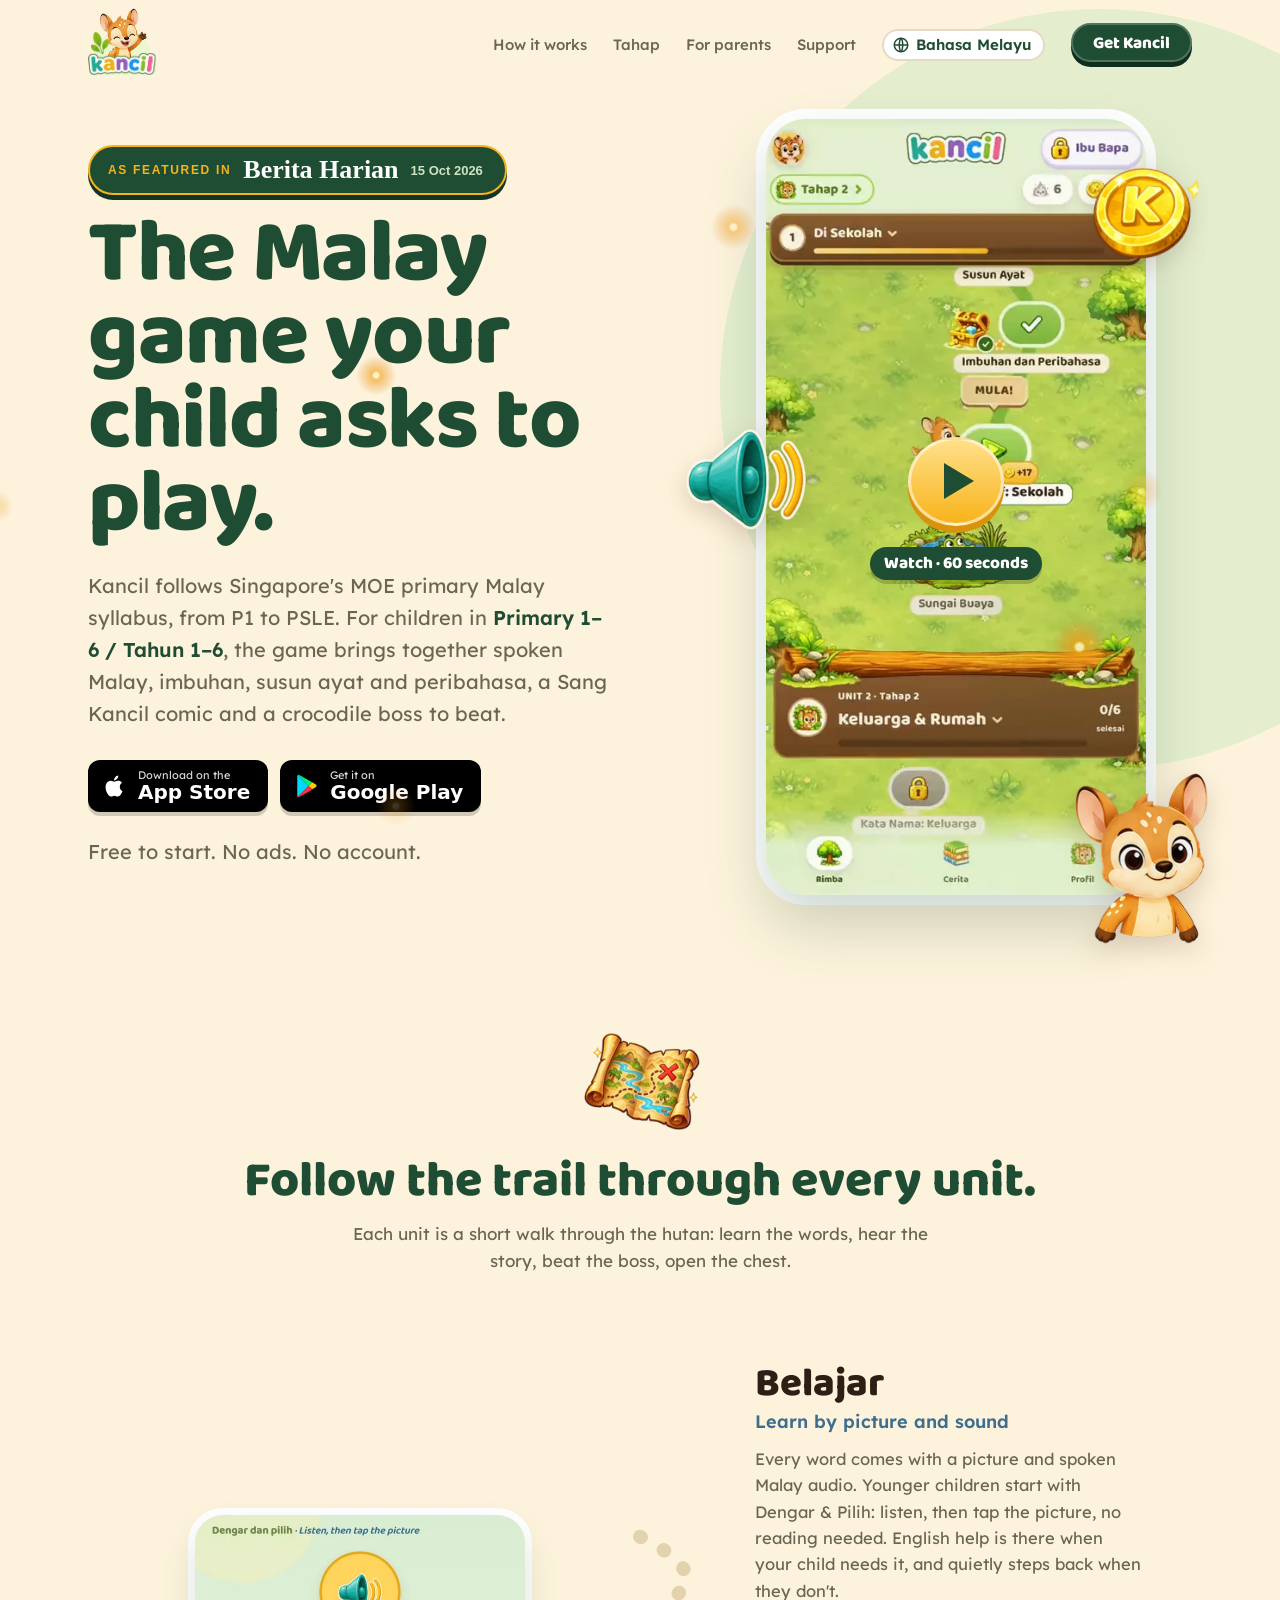
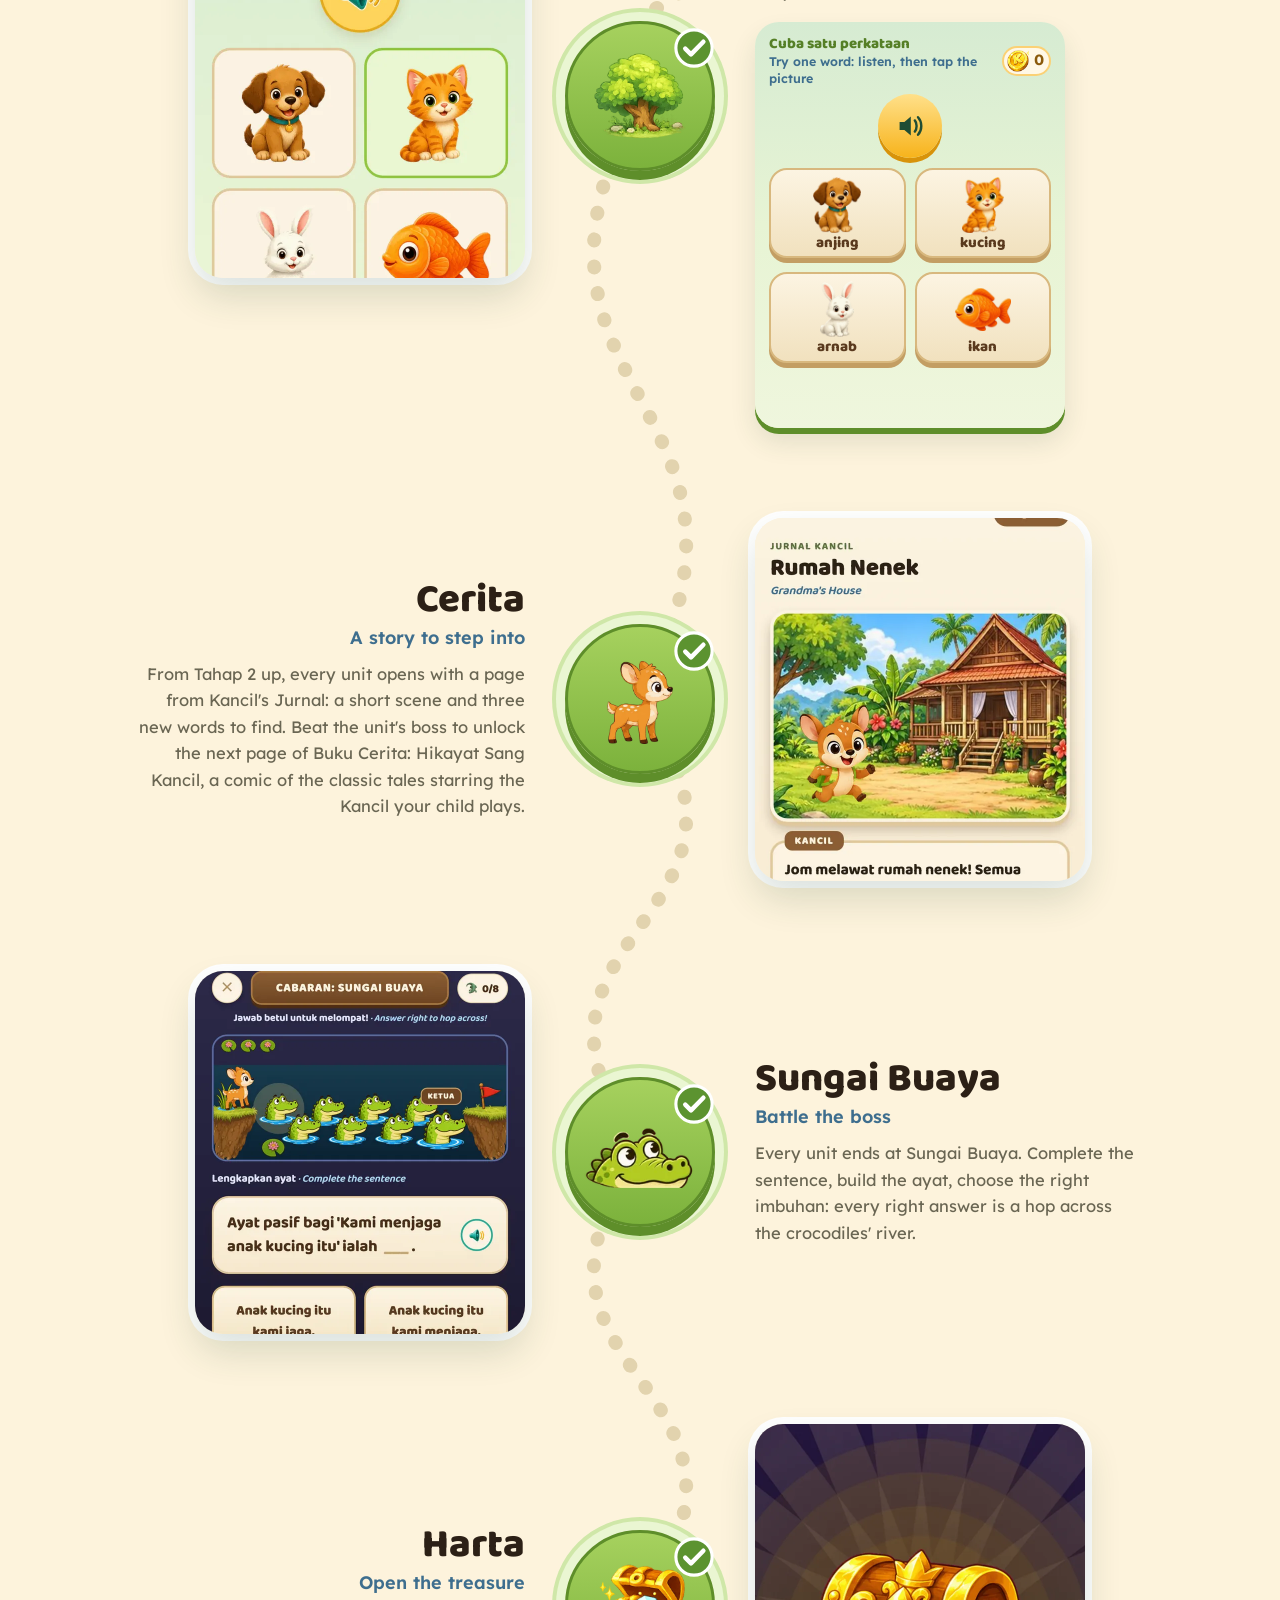
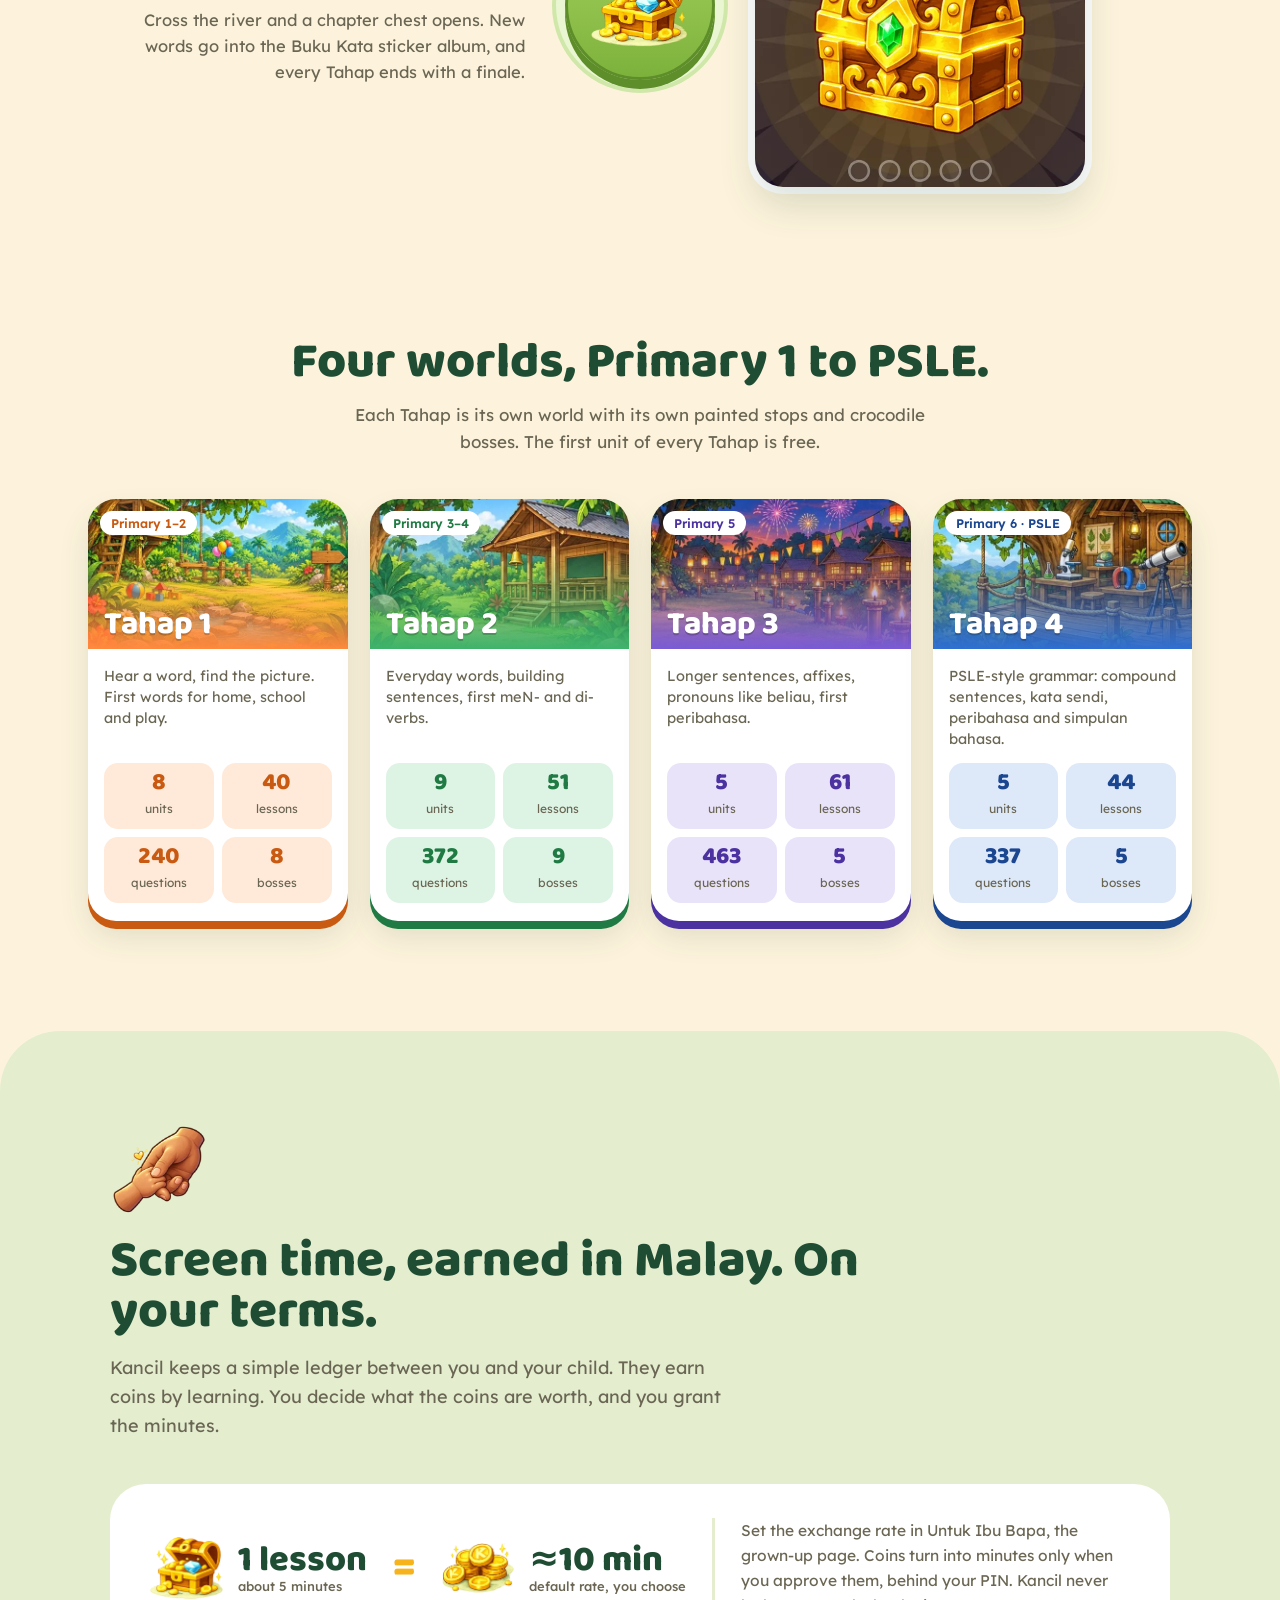
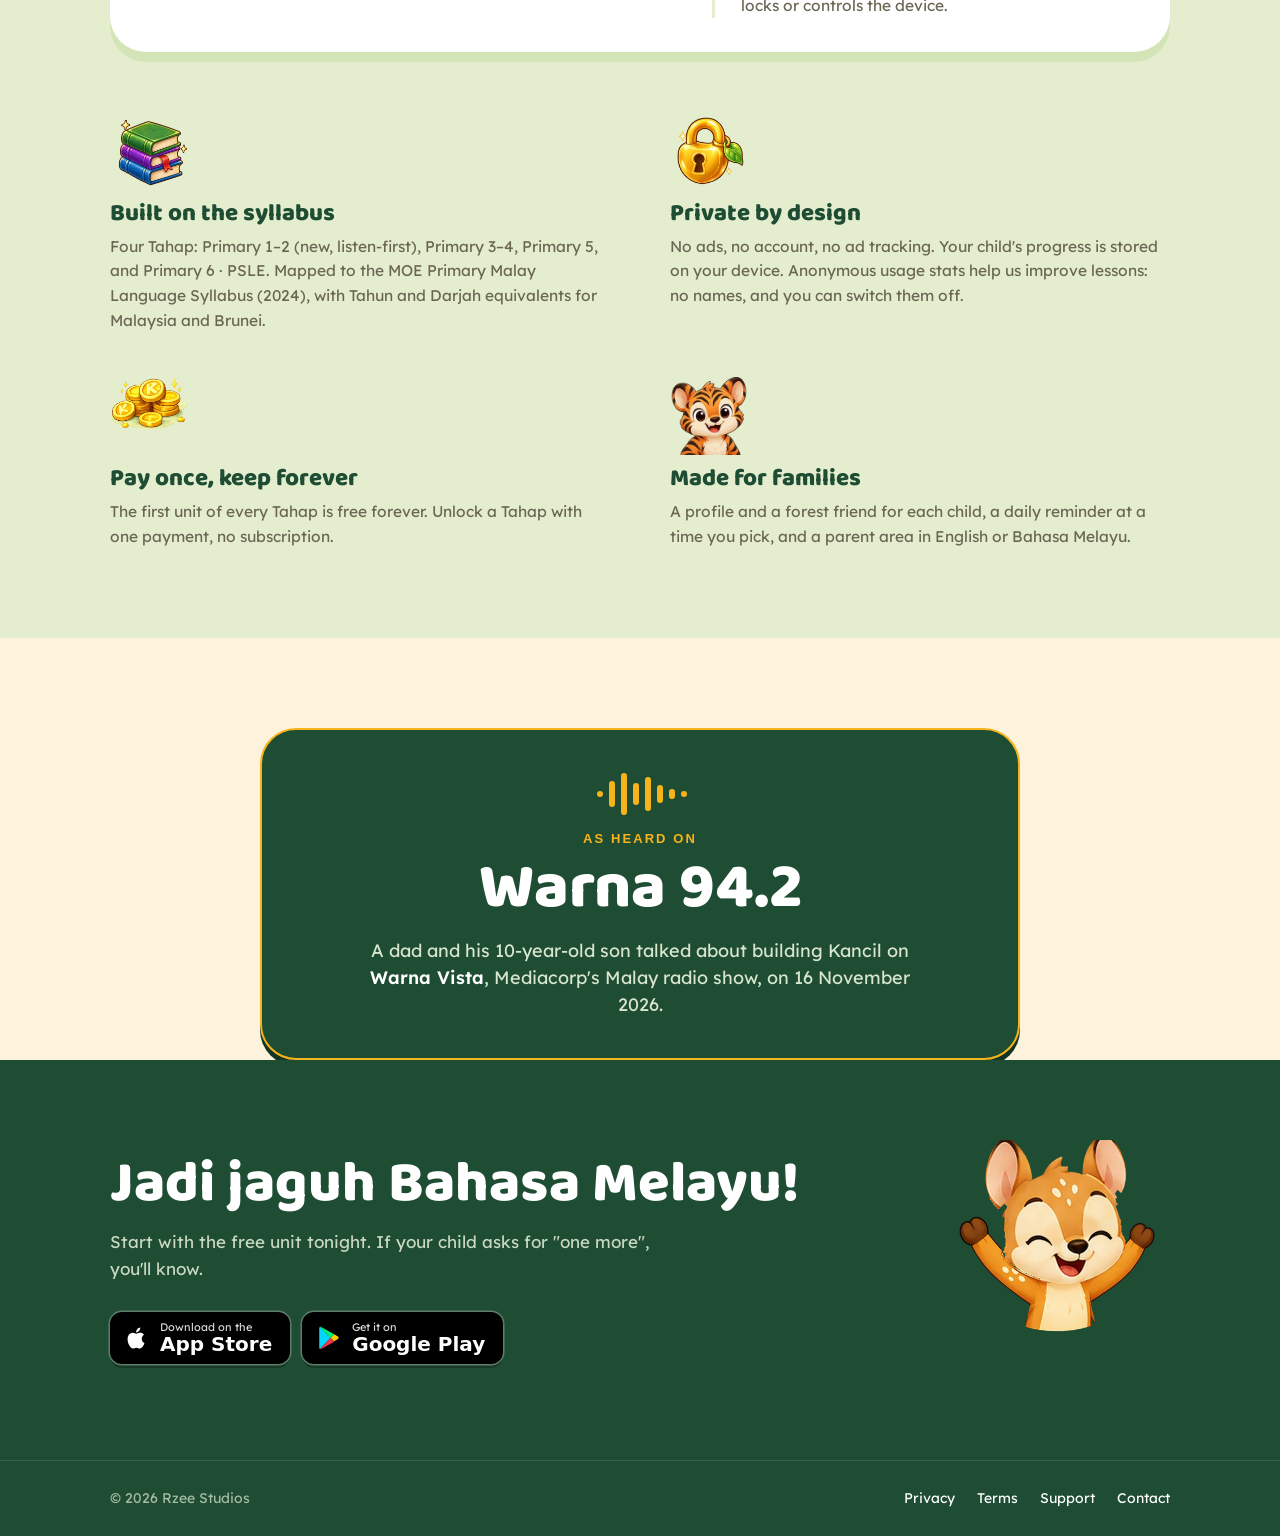
<file: index.html>
<!doctype html>
<html lang="en">
<head>
<meta charset="utf-8">
<meta name="viewport" content="width=device-width, initial-scale=1">
<title>Kancil: Learn Malay (Bahasa Melayu) for Kids, P1 to PSLE</title>
<meta name="description" content="Kancil is a Bahasa Melayu learning game for primary school kids in Singapore, Malaysia and Brunei, from Primary 1 to PSLE. Spoken Malay audio, peribahasa, imbuhan and a crocodile boss. Free to start on iPhone and Android. No ads.">
<link rel="canonical" href="https://getkancil.app/">
<link rel="alternate" hreflang="en" href="https://getkancil.app/">
<link rel="alternate" hreflang="ms" href="https://getkancil.app/ms/">
<link rel="alternate" hreflang="x-default" href="https://getkancil.app/">
<meta name="apple-itunes-app" content="app-id=6789944706">
<meta property="og:site_name" content="Kancil">
<meta property="og:locale" content="en_SG">
<meta property="og:title" content="Kancil — Battle the boss. Jadi jaguh Bahasa Melayu!">
<meta property="og:description" content="A Malay learning game for primary-school kids. Free to start on the App Store and Google Play. No ads, no account.">
<meta property="og:type" content="website">
<meta property="og:url" content="https://getkancil.app/">
<meta property="og:image" content="https://getkancil.app/assets/og-2026-11b.png">
<meta property="og:image:width" content="1200">
<meta property="og:image:height" content="630">
<meta name="twitter:card" content="summary_large_image">
<meta name="twitter:image" content="https://getkancil.app/assets/og-2026-11b.png">
<link rel="icon" href="/assets/icon.png">
<link rel="apple-touch-icon" href="/assets/icon.png">
<script type="application/ld+json">
{
  "@context": "https://schema.org",
  "@graph": [
    {
      "@type": "WebSite",
      "@id": "https://getkancil.app/#website",
      "url": "https://getkancil.app/",
      "name": "Kancil",
      "inLanguage": "en-SG",
      "publisher": {"@id": "https://getkancil.app/#org"}
    },
    {
      "@type": "Organization",
      "@id": "https://getkancil.app/#org",
      "name": "Rzee Studios",
      "url": "https://getkancil.app/",
      "logo": "https://getkancil.app/assets/icon.png"
    },
    {
      "@type": "MobileApplication",
      "@id": "https://getkancil.app/#app",
      "name": "Kancil: Learn Malay",
      "alternateName": ["Kancil", "Kancil: Belajar Bahasa Melayu"],
      "description": "A Bahasa Melayu learning game for primary school children in Singapore, Malaysia and Brunei, from Primary 1 to PSLE.",
      "url": "https://getkancil.app/",
      "image": "https://getkancil.app/assets/og-2026-11b.png",
      "operatingSystem": "iOS, Android",
      "applicationCategory": "EducationalApplication",
      "inLanguage": ["ms", "en"],
      "audience": {"@type": "EducationalAudience", "educationalRole": "student", "audienceType": "Primary school children, Primary 1 to Primary 6"},
      "publisher": {"@id": "https://getkancil.app/#org"},
      "offers": {"@type": "Offer", "price": "0", "priceCurrency": "SGD", "description": "Free to start: the first unit of every Tahap is free. Each Tahap unlocks with a one-time purchase."},
      "sameAs": [
        "https://apps.apple.com/sg/app/id6789944706",
        "https://play.google.com/store/apps/details?id=com.rzeestudios.kancil"
      ]
    }
  ]
}
</script>
<link rel="preload" href="/assets/fonts/baloo-2-latin-800-normal.woff2" as="font" type="font/woff2" crossorigin>
<link rel="preload" href="/assets/fonts/lexend-latin-400-normal.woff2" as="font" type="font/woff2" crossorigin>
<link rel="stylesheet" href="/assets/tokens.css">
<link rel="stylesheet" href="/assets/site.css">
<link rel="stylesheet" href="/assets/home.css">
<script src="/assets/site.js" defer></script>
</head>
<body>

<nav>
  <span class="lockup" role="img" aria-label="Kancil"><img class="still" src="/assets/img/logo-t.webp" alt=""></span>
  <span class="sp"></span>
  <a href="#trail">How it works</a><a href="#worlds">Tahap</a><a href="#parents">For parents</a><a href="/support/">Support</a>
  <a class="lang" href="/ms/" lang="ms" hreflang="ms"><svg viewBox="0 0 24 24" fill="none" stroke="currentColor" stroke-width="2" aria-hidden="true"><circle cx="12" cy="12" r="9"/><path d="M3 12h18M12 3c3 3.2 3 14.8 0 18M12 3c-3 3.2-3 14.8 0 18"/></svg><span class="full">Bahasa Melayu</span><span class="short">BM</span></a>
  <a class="chunky" href="#get"><i></i><span>Get Kancil</span></a>
</nav>

<header class="hero">
  <div>
    <a class="bh-pill" href="https://www.beritaharian.sg/mata-mata/3060249/anak-10-tahun-jadi-bos-bantu-bapa-bangun-aplikasi-belajar-bahasa-melayu"><small>As featured in</small><b>Berita Harian</b><i>15 Oct 2026</i></a>
    <h1>The Malay game your child asks to play.</h1>
    <p>Kancil follows Singapore's MOE primary Malay syllabus, from P1 to PSLE. For children in <b>Primary 1–6 / Tahun 1–6</b>, the game brings together spoken Malay, imbuhan, susun ayat and peribahasa, a Sang Kancil comic and a crocodile boss to beat.</p>
    <div class="stores" id="get">
        <a class="badge" href="https://apps.apple.com/sg/app/id6789944706"><svg viewBox="0 0 24 24" fill="#fff" aria-hidden="true"><path d="M16.4 12.6c0-2.4 2-3.6 2.1-3.6-1.1-1.7-2.9-1.9-3.5-1.9-1.5-.2-2.9.9-3.7.9-.8 0-1.9-.9-3.2-.8-1.6 0-3.1 1-4 2.4-1.7 3-.4 7.4 1.2 9.8.8 1.2 1.8 2.5 3 2.4 1.2 0 1.7-.8 3.1-.8 1.5 0 1.9.8 3.2.8 1.3 0 2.2-1.2 3-2.4.9-1.4 1.3-2.7 1.3-2.8 0 0-2.5-1-2.5-4zM14 5.4c.7-.8 1.1-1.9 1-3-1 0-2.1.7-2.8 1.5-.6.7-1.2 1.8-1 2.9 1 .1 2.1-.6 2.8-1.4z"/></svg><span><small>Download on the</small><b>App Store</b></span></a>
        <a class="badge play" href="https://play.google.com/store/apps/details?id=com.rzeestudios.kancil"><svg viewBox="0 0 24 24" aria-hidden="true"><path fill="#00D7FE" d="M3.6 1.8 13.4 12l-9.8 10.2c-.4-.2-.6-.6-.6-1.1V2.9c0-.5.2-.9.6-1.1z"/><path fill="#FFCE00" d="m16.8 8.6 3.4 2c.9.5.9 1.8 0 2.3l-3.4 2L13.4 12z"/><path fill="#00F076" d="M3.6 1.8c.3-.2.8-.2 1.2 0l12 6.8L13.4 12z"/><path fill="#F63448" d="m13.4 12 3.4 3.4-12 6.8c-.4.2-.9.2-1.2 0z"/></svg><span><small>Get it on</small><b>Google Play</b></span></a>
      </div>
    <p class="note">Free to start. No ads. No account.</p>
  </div>
  <div class="shot">
    <div class="frame">
      <video id="hero-vid" src="/assets/video/kancil-hero-2026-11.mp4" poster="/assets/video/kancil-hero-2026-11b.webp" preload="none" playsinline aria-label="Kancil in 60 seconds: the jungle map, a Malay quiz, the crocodile river boss, the treasure chest, a comic page and earned screen time"></video>
      <button type="button" class="play" id="hero-play" aria-label="Play the 60-second Kancil video, with sound"><span class="disc"><i></i><span></span></span><small>Watch · 60 seconds</small></button>
    </div>
    <img class="sticker s1" src="/assets/img/speaker.webp" alt="">
    <img class="sticker s2" src="/assets/img/coin.webp" alt="">
    <div class="kbud" data-arrive="enter" role="img" aria-label="Kancil waving"><img class="still" src="/assets/kancil/kancil-rest.webp" alt=""><div class="live"></div></div>
  </div>
</header>

<section class="trail" id="trail">
  <svg class="path" aria-hidden="true"><path class="base"/><path class="done"/></svg>
  <img class="map" src="/assets/img/icon-map.webp" alt="">
  <h2>Follow the trail through every unit.</h2>
  <p class="sub">Each unit is a short walk through the hutan: learn the words, hear the story, beat the boss, open the chest.</p>

  <div class="stop">
    <div class="pic"><img src="/assets/img/step-belajar-2026-11.webp" alt="Dengar dan pilih: a speaker button above four animal pictures, the kitten picked" loading="lazy"></div>
    <div class="node"><svg class="tick" viewBox="0 0 32 32" aria-hidden="true"><circle cx="16" cy="16" r="14.5" fill="#5C9330" stroke="#fff" stroke-width="2.5"/><path d="M9 16.5l4.6 4.6L23.5 11" fill="none" stroke="#fff" stroke-width="3.6" stroke-linecap="round" stroke-linejoin="round"/></svg><div class="who"><img class="tree sway" style="--d:5.6s" src="/assets/img/tree1.webp" alt=""></div></div>
    <div class="txt"><h3 lang="ms">Belajar</h3><span class="also">Learn by picture and sound</span><p>Every word comes with a picture and spoken Malay audio. Younger children start with Dengar &amp; Pilih: listen, then tap the picture, no reading needed. English help is there when your child needs it, and quietly steps back when they don't.</p>
      <div class="cuba" data-answer="kucing" data-right-ms="Betul! kucing" data-right-en="Right! cat" data-miss-ms="Cuba lagi" data-miss-en="Try again">
        <div class="top"><div class="ins" lang="ms">Cuba satu perkataan<span lang="en">Try one word: listen, then tap the picture</span></div><span class="coins" aria-label="coins"><img src="/assets/img/coin.webp" alt=""><b>0</b></span></div>
        <button class="spk" type="button" aria-label="Dengar: hear the word"><svg viewBox="0 0 40 40" aria-hidden="true"><path d="M7 15h6l8-7v24l-8-7H7z" fill="#1F4D34"/><path d="M26 13c3 3.5 3 10.5 0 14M30 9c5.5 6 5.5 16 0 22" fill="none" stroke="#1F4D34" stroke-width="3" stroke-linecap="round"/></svg></button>
        <div class="tiles">
          <button class="tile" type="button" data-word="anjing"><i></i><span><img src="/assets/cuba/anjing.webp" alt=""><b lang="ms">anjing</b></span></button>
          <button class="tile" type="button" data-word="kucing"><i></i><span><img src="/assets/cuba/kucing.webp" alt=""><b lang="ms">kucing</b></span></button>
          <button class="tile" type="button" data-word="arnab"><i></i><span><img src="/assets/cuba/arnab.webp" alt=""><b lang="ms">arnab</b></span></button>
          <button class="tile" type="button" data-word="ikan"><i></i><span><img src="/assets/cuba/ikan.webp" alt=""><b lang="ms">ikan</b></span></button>
        </div>
        <div class="msg" aria-live="polite"></div>
        <button class="again" type="button">Again</button>
      </div>
    </div>
  </div>
  <div class="stop">
    <div class="pic"><img src="/assets/img/step-cerita-2026-11.webp" alt="Jurnal Kancil: Rumah Nenek, Kancil outside his grandmother's kampung house" loading="lazy"></div>
    <div class="node"><svg class="tick" viewBox="0 0 32 32" aria-hidden="true"><circle cx="16" cy="16" r="14.5" fill="#5C9330" stroke="#fff" stroke-width="2.5"/><path d="M9 16.5l4.6 4.6L23.5 11" fill="none" stroke="#fff" stroke-width="3.6" stroke-linecap="round" stroke-linejoin="round"/></svg><div class="kan"><img class="breathe" src="/assets/kancil/kancil-stand.webp" alt=""></div></div>
    <div class="txt"><h3 lang="ms">Cerita</h3><span class="also">A story to step into</span><p>From Tahap 2 up, every unit opens with a page from Kancil's Jurnal: a short scene and three new words to find. Beat the unit's boss to unlock the next page of Buku Cerita: Hikayat Sang Kancil, a comic of the classic tales starring the Kancil your child plays.</p></div>
  </div>
  <div class="stop">
    <div class="pic"><img src="/assets/img/step-boss-2026-11.webp" alt="Cabaran Sungai Buaya: Kancil hops across a river of crocodiles, one per right answer" loading="lazy"></div>
    <div class="node"><svg class="tick" viewBox="0 0 32 32" aria-hidden="true"><circle cx="16" cy="16" r="14.5" fill="#5C9330" stroke="#fff" stroke-width="2.5"/><path d="M9 16.5l4.6 4.6L23.5 11" fill="none" stroke="#fff" stroke-width="3.6" stroke-linecap="round" stroke-linejoin="round"/></svg><div class="bob"><div class="croc"></div></div></div>
    <div class="txt"><h3 lang="ms">Sungai Buaya</h3><span class="also">Battle the boss</span><p>Every unit ends at Sungai Buaya. Complete the sentence, build the ayat, choose the right imbuhan: every right answer is a hop across the crocodiles' river.</p></div>
  </div>
  <div class="stop">
    <div class="pic"><img src="/assets/img/step-harta-2026-11.webp" alt="Peti Harta: the golden chapter chest, tap it to open" loading="lazy"></div>
    <div class="node"><svg class="tick" viewBox="0 0 32 32" aria-hidden="true"><circle cx="16" cy="16" r="14.5" fill="#5C9330" stroke="#fff" stroke-width="2.5"/><path d="M9 16.5l4.6 4.6L23.5 11" fill="none" stroke="#fff" stroke-width="3.6" stroke-linecap="round" stroke-linejoin="round"/></svg><img class="chest" src="/assets/img/chest-open.webp" alt=""></div>
    <div class="txt"><h3 lang="ms">Harta</h3><span class="also">Open the treasure</span><p>Cross the river and a chapter chest opens. New words go into the Buku Kata sticker album, and every Tahap ends with a finale.</p></div>
  </div>
</section>

<section class="worlds" id="worlds">
  <h2>Four worlds, Primary 1 to PSLE.</h2>
  <p class="sub">Each Tahap is its own world with its own painted stops and crocodile bosses. The first unit of every Tahap is free.</p>
  <div class="packs">
    <div class="pack" style="--c:#FF8A3D;--cd:#C95A12;--tint:#FFE9D8">
      <div class="art"><img src="/assets/img/pack-p1-world-2026-10.webp" alt="" loading="lazy"><span class="yr">Primary 1–2</span><h3>Tahap 1</h3></div>
      <div class="body"><p class="skill">Hear a word, find the picture. First words for home, school and play.</p>
        <!-- tahap-nums:P1 --><div class="nums"><div><b>8</b><span>units</span></div><div><b>40</b><span>lessons</span></div><div><b>240</b><span>questions</span></div><div><b>8</b><span>bosses</span></div></div><!-- /tahap-nums --></div>
    </div>
    <div class="pack" style="--c:#3FB36B;--cd:#1F7A43;--tint:#DDF3E4">
      <div class="art"><img src="/assets/img/pack-p4-sekolah-2026-10.webp" alt="" loading="lazy"><span class="yr">Primary 3–4</span><h3>Tahap 2</h3></div>
      <div class="body"><p class="skill">Everyday words, building sentences, first meN- and di- verbs.</p>
        <!-- tahap-nums:P4 --><div class="nums"><div><b>9</b><span>units</span></div><div><b>51</b><span>lessons</span></div><div><b>372</b><span>questions</span></div><div><b>9</b><span>bosses</span></div></div><!-- /tahap-nums --></div>
    </div>
    <div class="pack" style="--c:#7B5BD6;--cd:#4B32A0;--tint:#E9E3FA">
      <div class="art"><img src="/assets/img/pack-p5-perayaan-2026-10.webp" alt="" loading="lazy"><span class="yr">Primary 5</span><h3>Tahap 3</h3></div>
      <div class="body"><p class="skill">Longer sentences, affixes, pronouns like beliau, first peribahasa.</p>
        <!-- tahap-nums:P5 --><div class="nums"><div><b>5</b><span>units</span></div><div><b>61</b><span>lessons</span></div><div><b>463</b><span>questions</span></div><div><b>5</b><span>bosses</span></div></div><!-- /tahap-nums --></div>
    </div>
    <div class="pack" style="--c:#2F6FD1;--cd:#1B4690;--tint:#DDE8F8">
      <div class="art"><img src="/assets/img/pack-p6-sains-2026-10.webp" alt="" loading="lazy"><span class="yr">Primary 6 · PSLE</span><h3>Tahap 4</h3></div>
      <div class="body"><p class="skill">PSLE-style grammar: compound sentences, kata sendi, peribahasa and simpulan bahasa.</p>
        <!-- tahap-nums:P6 --><div class="nums"><div><b>5</b><span>units</span></div><div><b>44</b><span>lessons</span></div><div><b>337</b><span>questions</span></div><div><b>5</b><span>bosses</span></div></div><!-- /tahap-nums --></div>
    </div>
  </div>
</section>

<section class="parents" id="parents">
  <div class="in">
    <img class="fam" src="/assets/img/icon-family.webp" alt="">
    <h2>Screen time, earned in Malay. On your terms.</h2>
    <p class="lede">Kancil keeps a simple ledger between you and your child. They earn coins by learning. You decide what the coins are worth, and you grant the minutes.</p>
    <div class="deal">
      <div class="eq"><img src="/assets/img/chest-open.webp" alt=""><span>1 lesson<small>about 5 minutes</small></span></div>
      <div class="eqs">=</div>
      <div class="eq"><img src="/assets/img/coins.webp" alt=""><span>&asymp;10 min<small>default rate, you choose</small></span></div>
      <p class="expl">Set the exchange rate in Untuk Ibu Bapa, the grown-up page. Coins turn into minutes only when you approve them, behind your PIN. Kancil never locks or controls the device.</p>
    </div>
    <div class="pillars">
      <div><div class="ic"><img src="/assets/img/icon-books.webp" alt=""></div><h3>Built on the syllabus</h3><p>Four Tahap: Primary 1–2 (new, listen-first), Primary 3–4, Primary 5, and Primary 6 · PSLE. Mapped to the MOE Primary Malay Language Syllabus (2024), with Tahun and Darjah equivalents for Malaysia and Brunei.</p></div>
      <div><div class="ic"><img src="/assets/img/icon-lock.webp" alt=""></div><h3>Private by design</h3><p>No ads, no account, no ad tracking. Your child's progress is stored on your device. Anonymous usage stats help us improve lessons: no names, and you can switch them off.</p></div>
      <div><div class="ic"><img src="/assets/img/coins.webp" alt=""></div><h3>Pay once, keep forever</h3><p>The first unit of every Tahap is free forever. Unlock a Tahap with one payment, no subscription.</p></div>
      <div><div class="ic friend" role="img" aria-label="Harimau, one of the forest friends"><div class="breath"><div class="eyes"><div></div></div></div><div class="cheer"></div></div><h3>Made for families</h3><p>A profile and a forest friend for each child, a daily reminder at a time you pick, and a parent area in English or Bahasa Melayu.</p></div>
    </div>
  </div>
</section>

<section class="heard" id="warna">
  <div class="in">
    <svg class="wv" viewBox="0 0 48 24" aria-hidden="true"><g fill="none" stroke="#F7B31B" stroke-width="3" stroke-linecap="round"><path d="M4 12v0M10 7v10M16 3v18M22 8v8M28 5v14M34 9v6M40 11v2M46 12v0"/></g></svg>
    <small>As heard on</small>
    <h2>Warna 94.2</h2>
    <p>A dad and his 10-year-old son talked about building Kancil on <b>Warna Vista</b>, Mediacorp's Malay radio show, on 16 November 2026.</p>
    <!-- CLIP SLOT: add the approved clip here, e.g. <audio controls preload="none" src="/assets/audio/warna-clip.mp3"></audio> -->
  </div>
</section>

<section class="cta">
  <div class="in">
    <div>
      <h2>Jadi jaguh Bahasa Melayu!</h2>
      <p>Start with the free unit tonight. If your child asks for "one more", you'll know.</p>
      <div class="stores">
        <a class="badge" href="https://apps.apple.com/sg/app/id6789944706"><svg viewBox="0 0 24 24" fill="#fff" aria-hidden="true"><path d="M16.4 12.6c0-2.4 2-3.6 2.1-3.6-1.1-1.7-2.9-1.9-3.5-1.9-1.5-.2-2.9.9-3.7.9-.8 0-1.9-.9-3.2-.8-1.6 0-3.1 1-4 2.4-1.7 3-.4 7.4 1.2 9.8.8 1.2 1.8 2.5 3 2.4 1.2 0 1.7-.8 3.1-.8 1.5 0 1.9.8 3.2.8 1.3 0 2.2-1.2 3-2.4.9-1.4 1.3-2.7 1.3-2.8 0 0-2.5-1-2.5-4zM14 5.4c.7-.8 1.1-1.9 1-3-1 0-2.1.7-2.8 1.5-.6.7-1.2 1.8-1 2.9 1 .1 2.1-.6 2.8-1.4z"/></svg><span><small>Download on the</small><b>App Store</b></span></a>
        <a class="badge play" href="https://play.google.com/store/apps/details?id=com.rzeestudios.kancil"><svg viewBox="0 0 24 24" aria-hidden="true"><path fill="#00D7FE" d="M3.6 1.8 13.4 12l-9.8 10.2c-.4-.2-.6-.6-.6-1.1V2.9c0-.5.2-.9.6-1.1z"/><path fill="#FFCE00" d="m16.8 8.6 3.4 2c.9.5.9 1.8 0 2.3l-3.4 2L13.4 12z"/><path fill="#00F076" d="M3.6 1.8c.3-.2.8-.2 1.2 0l12 6.8L13.4 12z"/><path fill="#F63448" d="m13.4 12 3.4 3.4-12 6.8c-.4.2-.9.2-1.2 0z"/></svg><span><small>Get it on</small><b>Google Play</b></span></a>
      </div>
    </div>
    <div class="kspot"><div class="kbud" data-arrive="hebat" role="img" aria-label="Kancil cheering"><img class="still" src="/assets/kancil/kancil-rest.webp" alt=""><div class="live"></div></div></div>
  </div>
</section>
<footer><div class="in"><span>© 2026 Rzee Studios</span><span class="sp"></span><a href="/privacy/">Privacy</a><a href="/terms/">Terms</a><a href="/support/">Support</a><a href="mailto:razil.zul@gmail.com">Contact</a></div></footer>
</body>
</html>
</file>
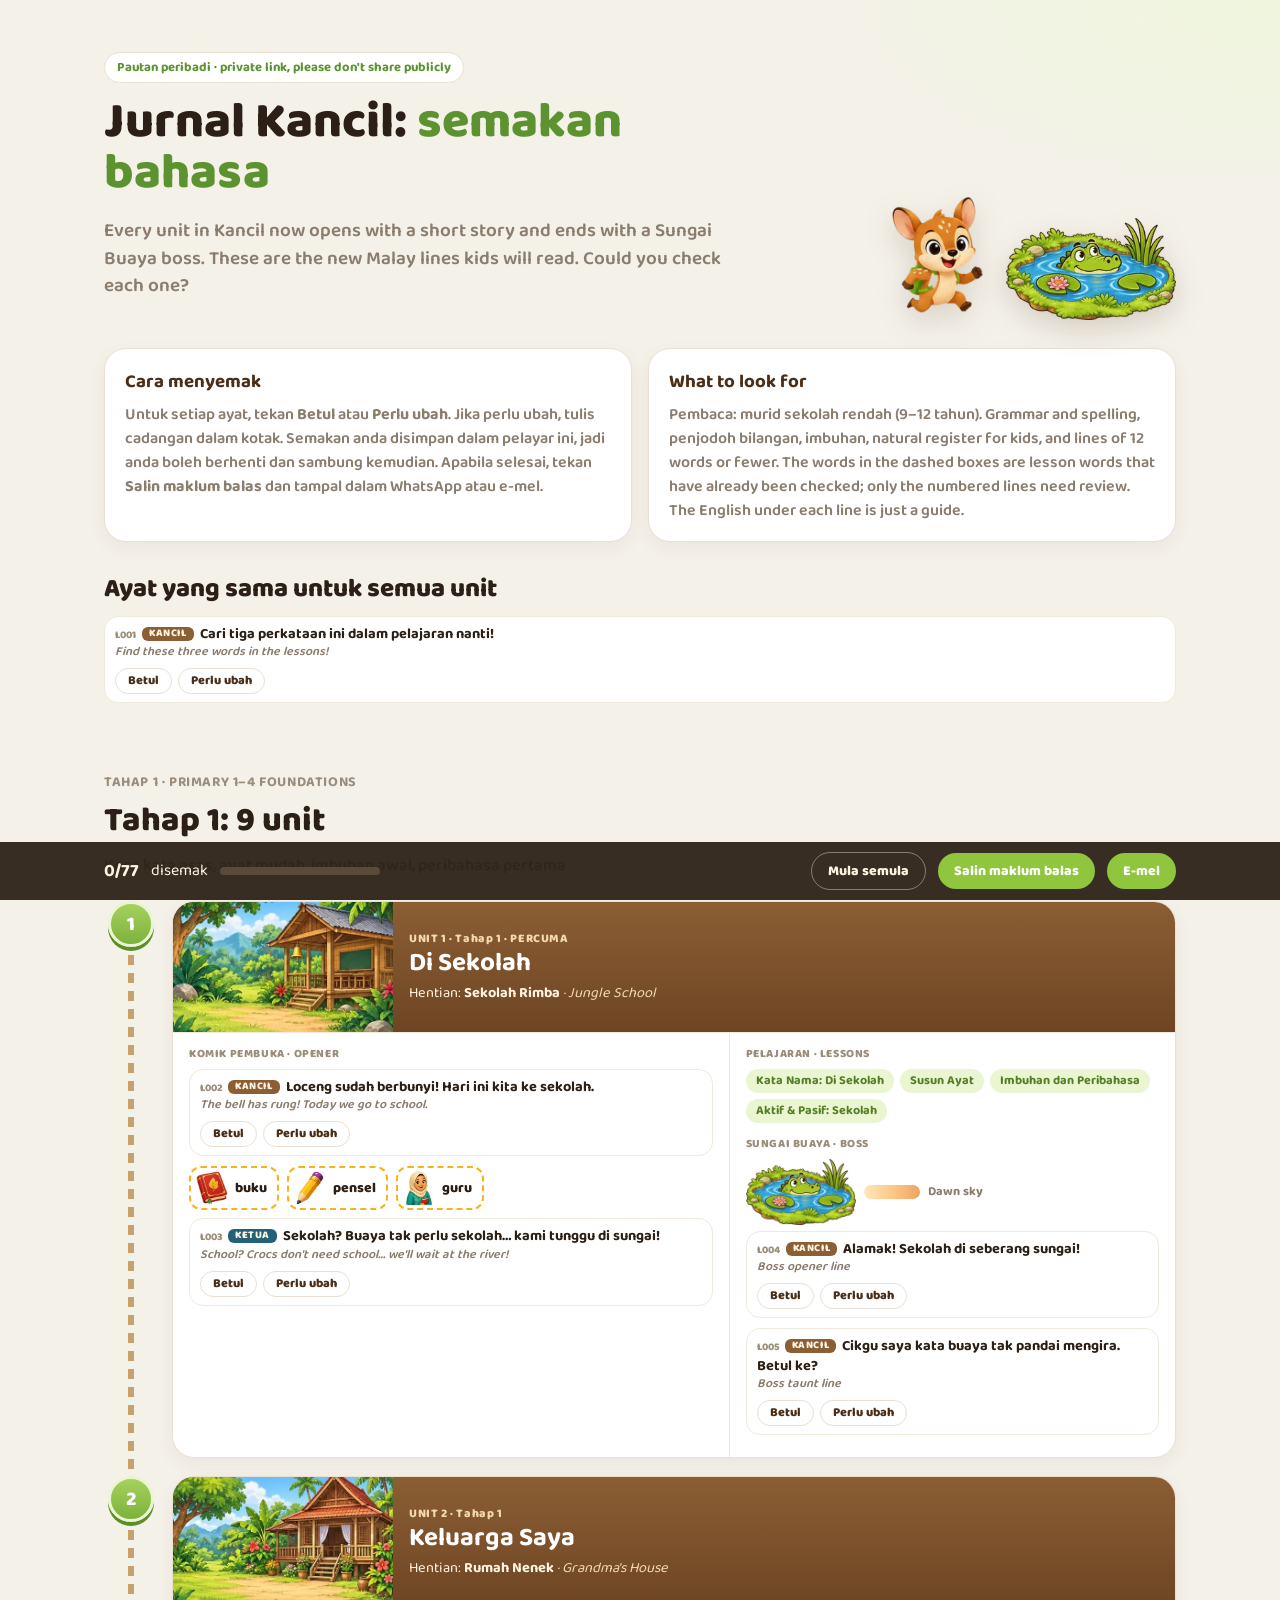
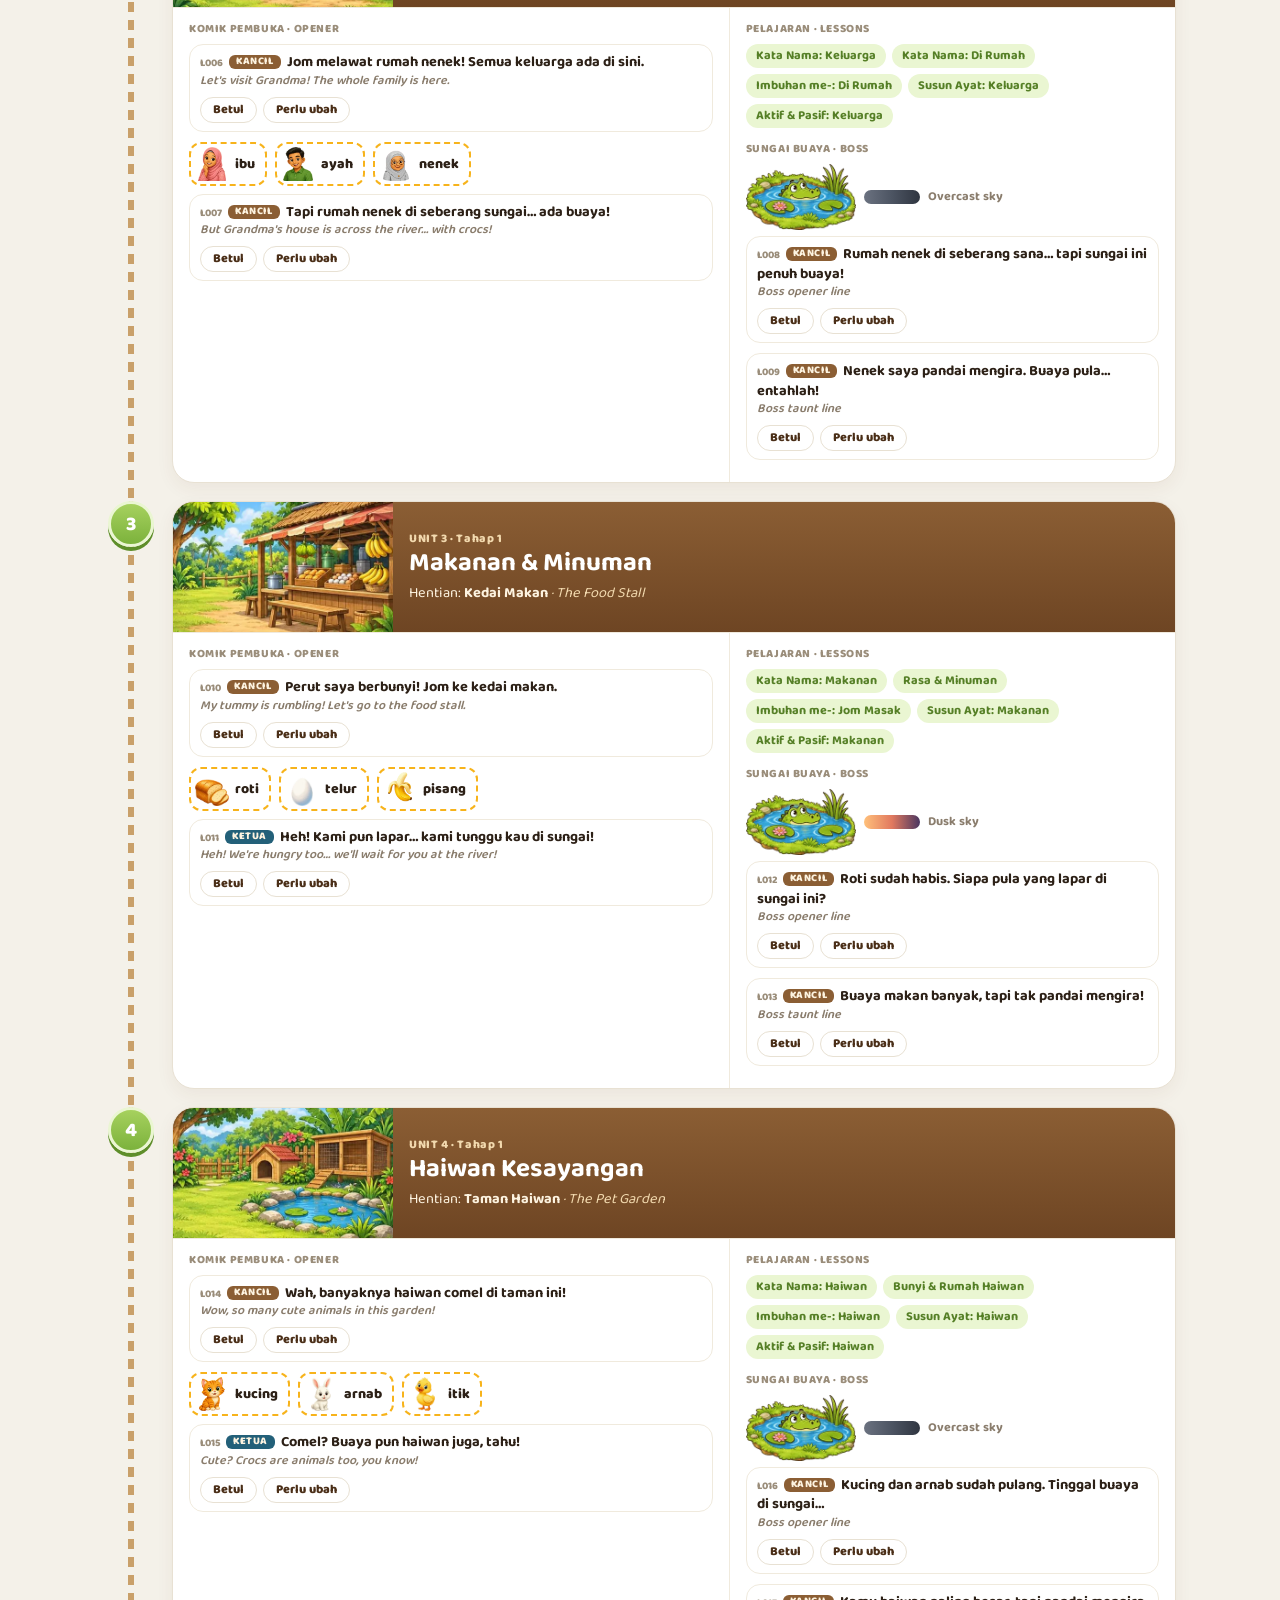
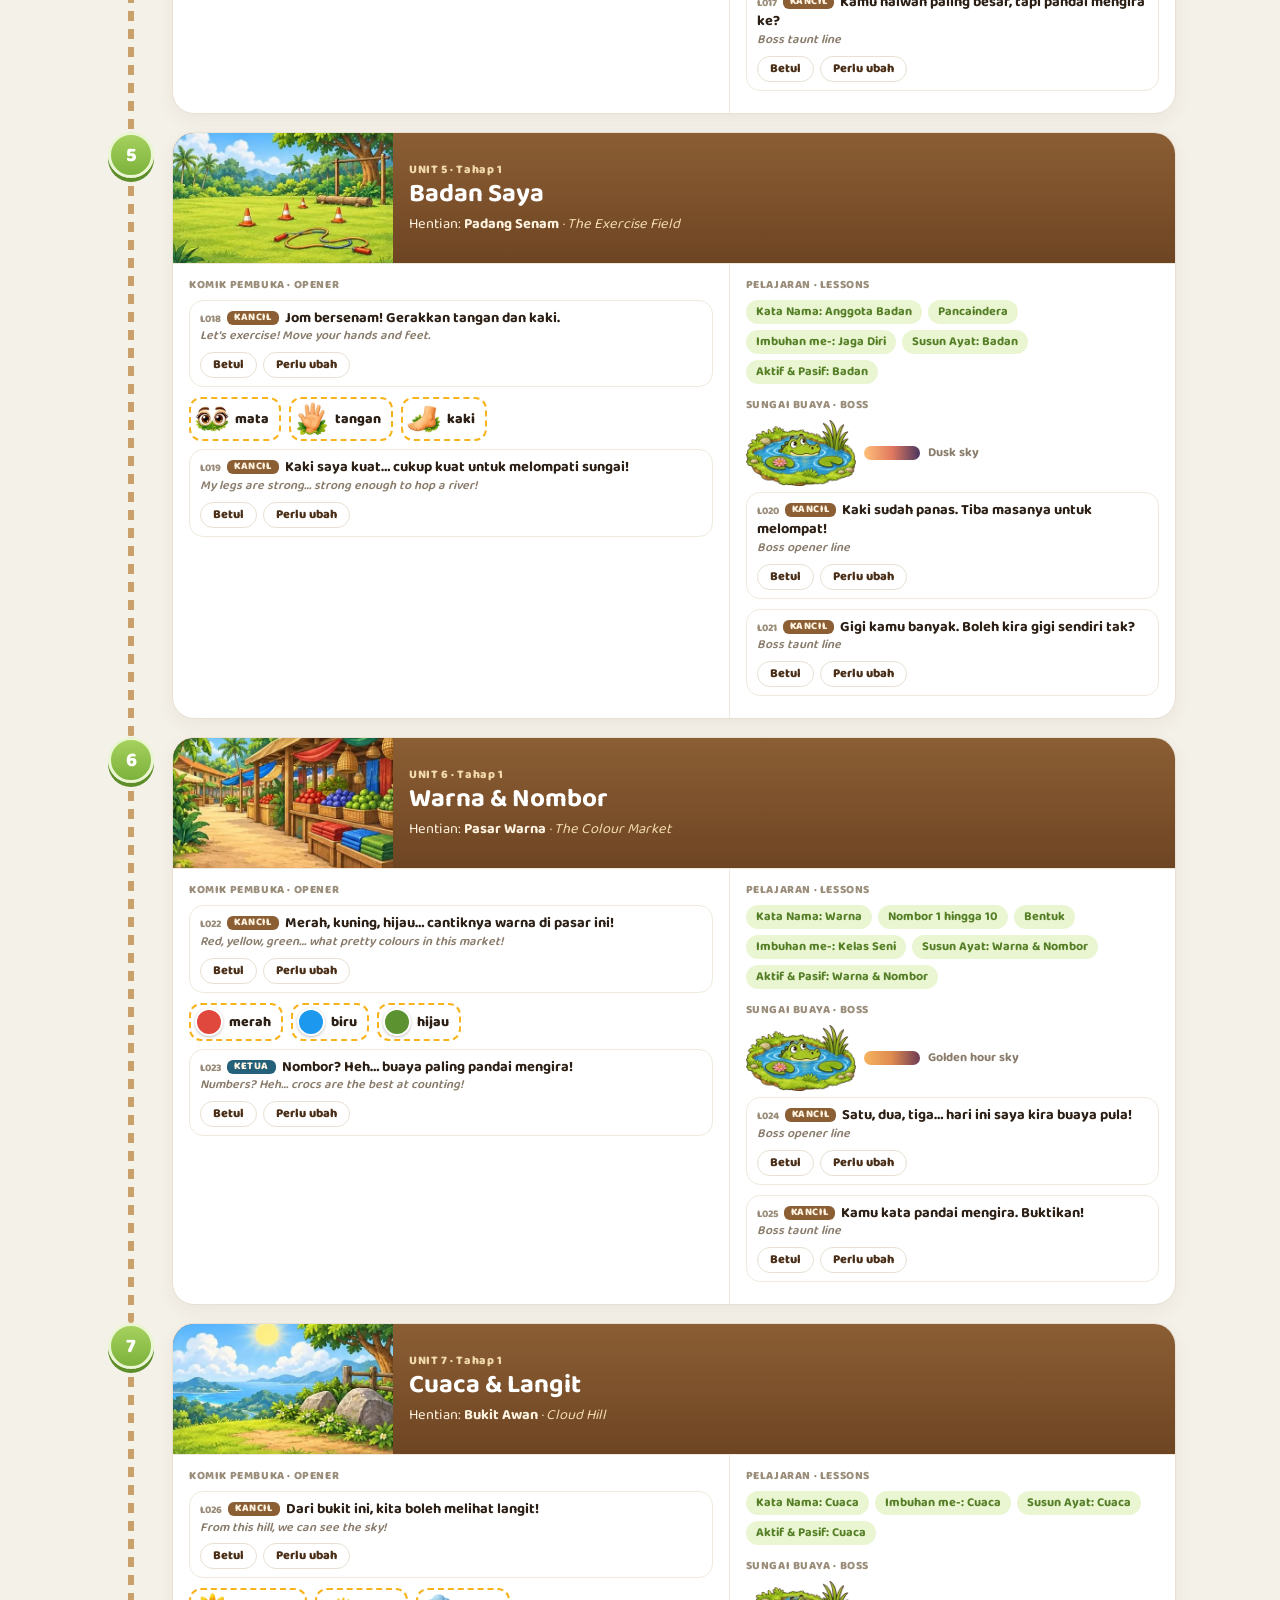
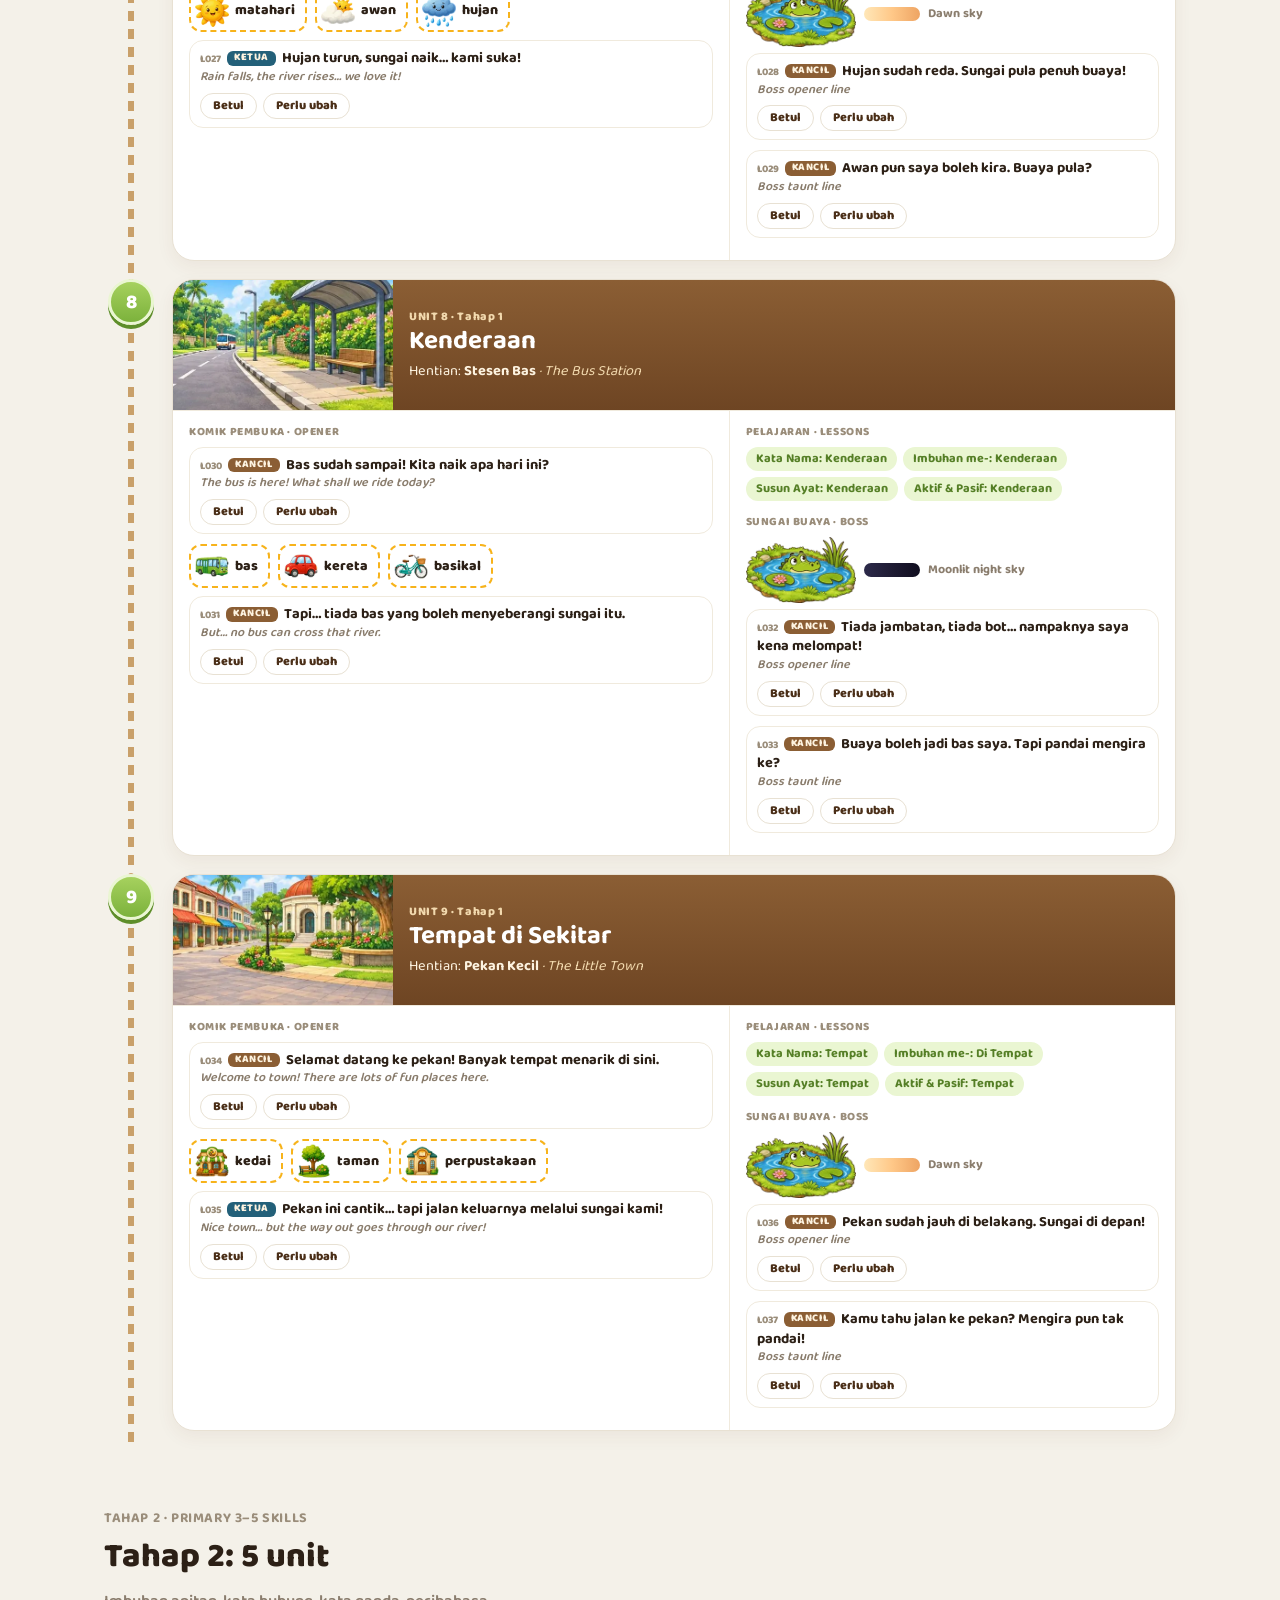
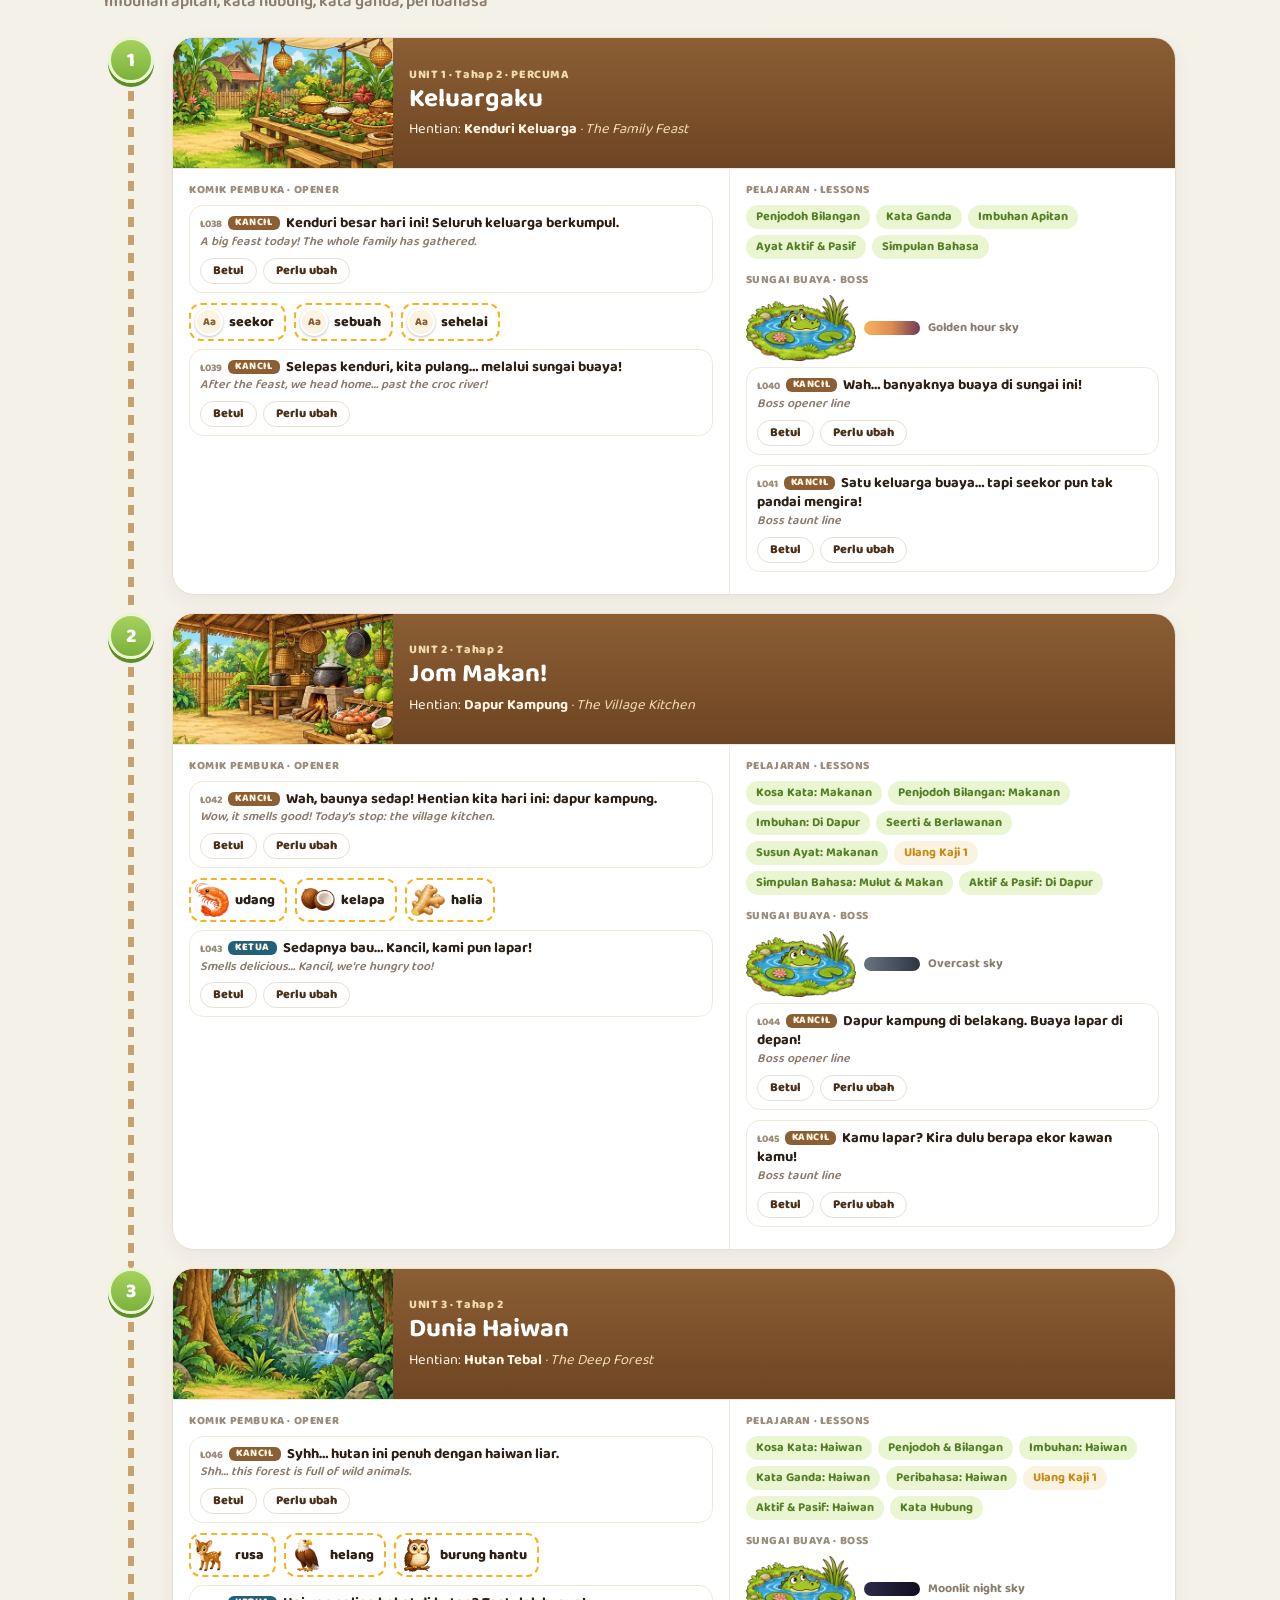
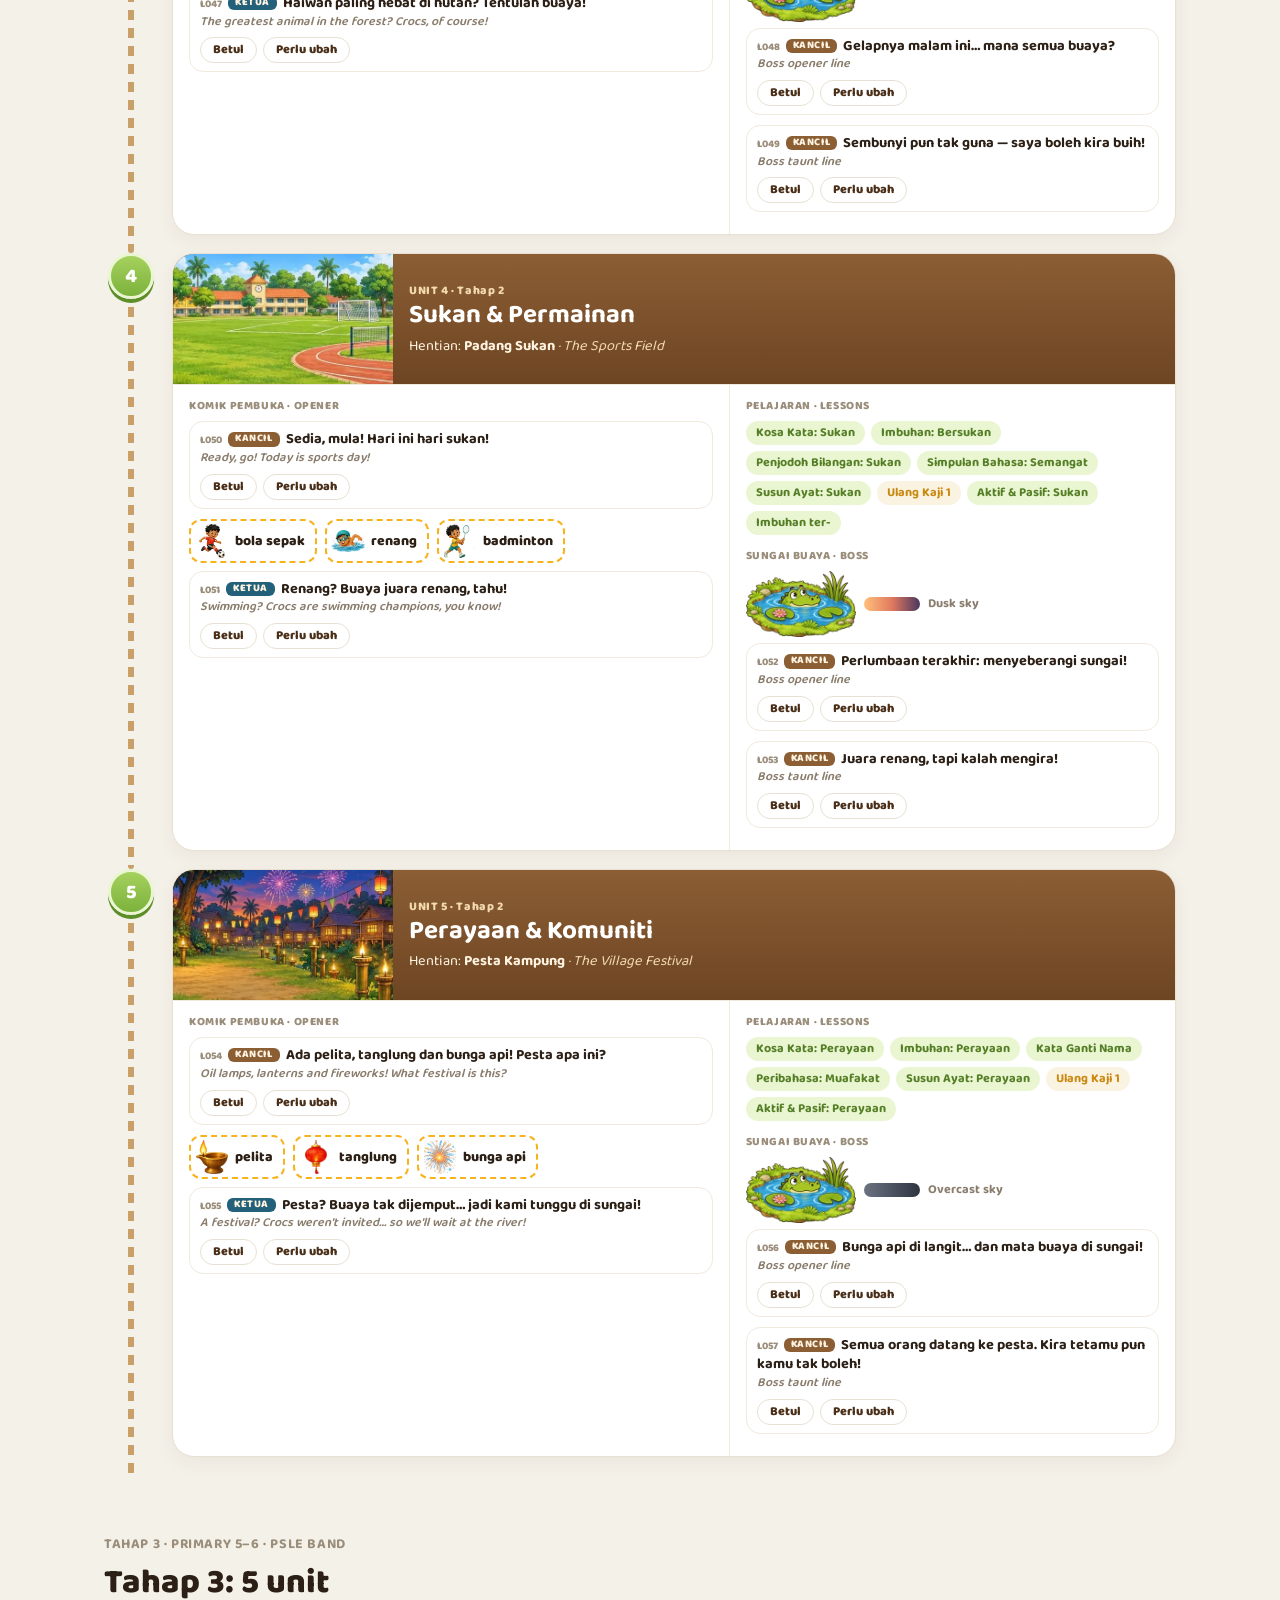
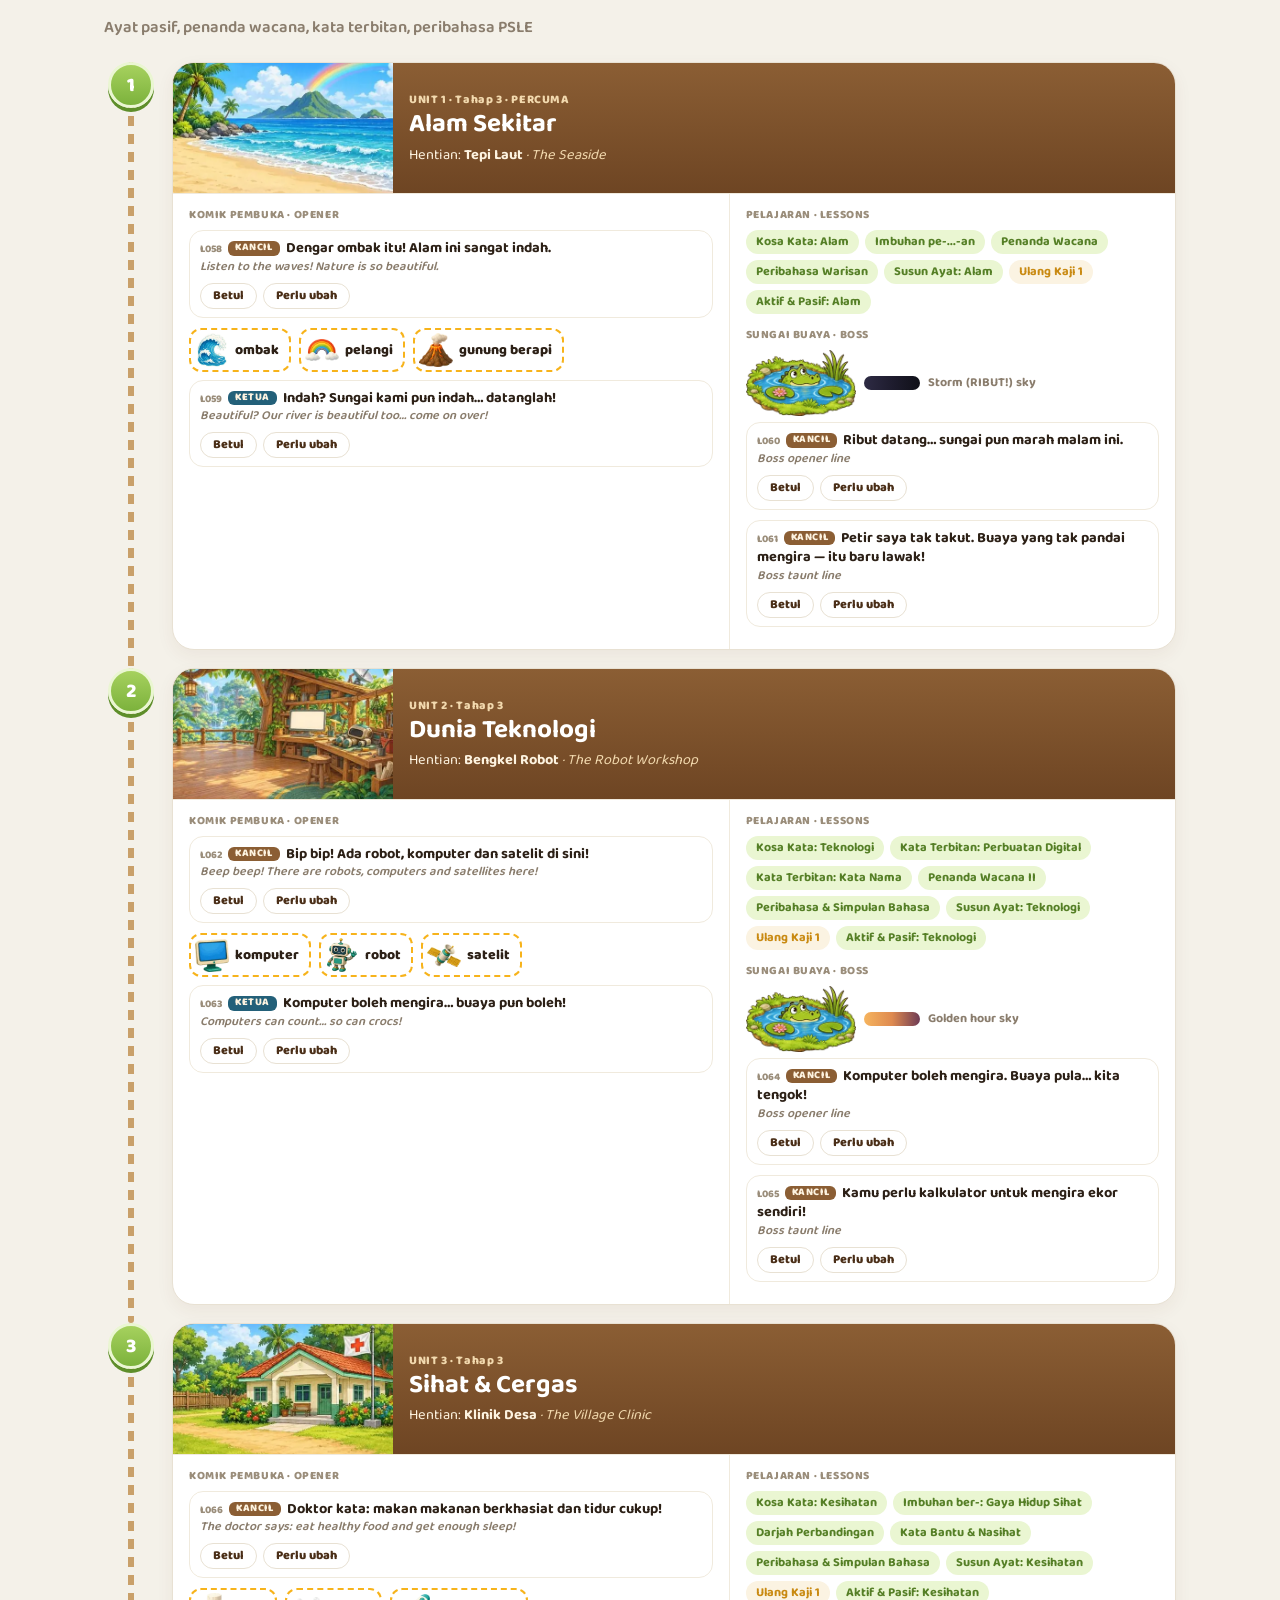
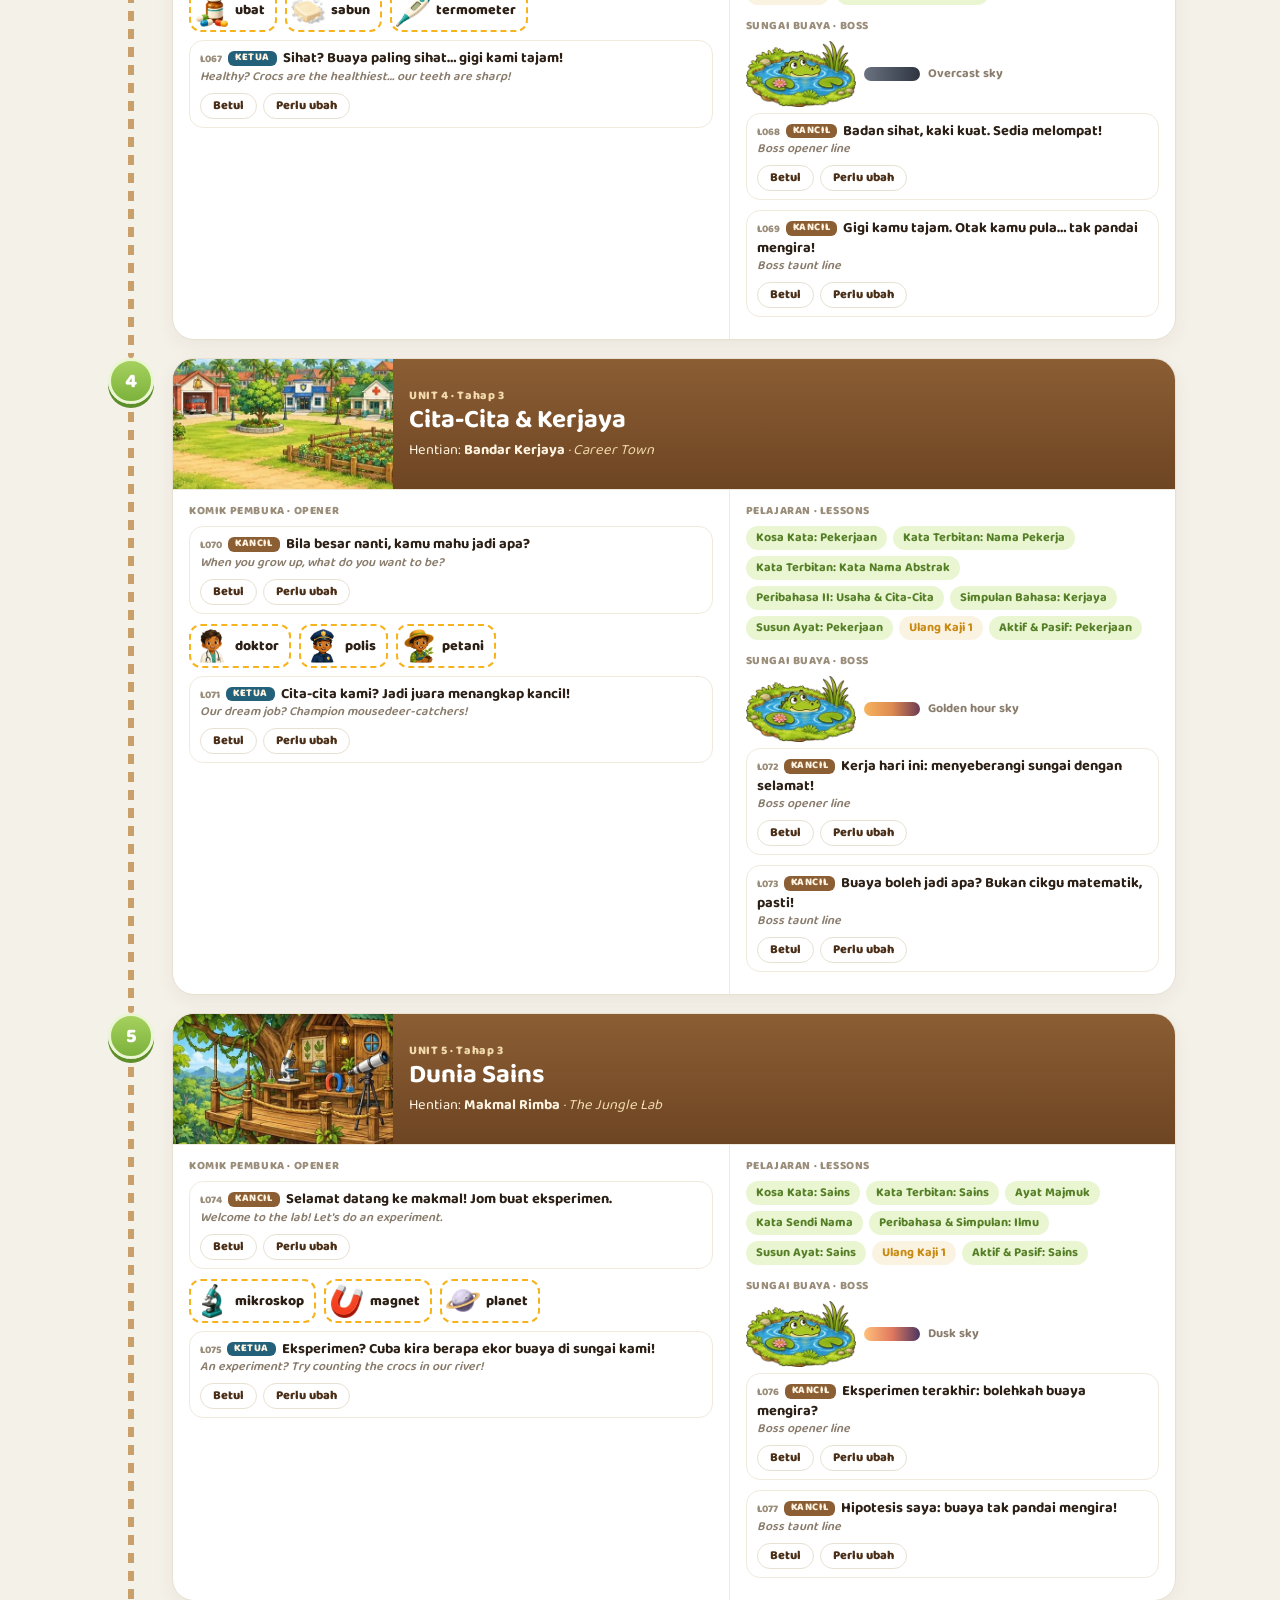
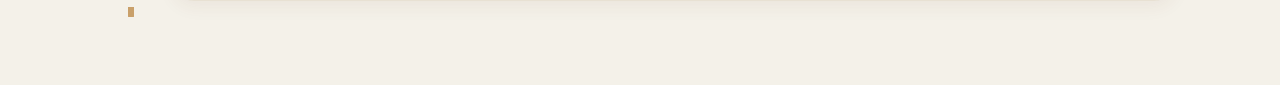
<file: jurnal-c04a09/index.html>
<!doctype html><html lang="ms"><head><meta charset="utf-8"/><meta name="viewport" content="width=device-width, initial-scale=1"/>
<meta name="robots" content="noindex,nofollow,noarchive"/>
<title>Jurnal Kancil · semakan bahasa</title>
<link href="https://fonts.googleapis.com/css2?family=Baloo+2:wght@500;600;700;800&display=swap" rel="stylesheet"/>
<style>
:root{--bg:#F4F1E9;--line:#E8E1D3;--line2:#F0EADD;--ink:#4A2E17;--deep:#2C2016;--soft:#8A7D6D;--mute:#9a8d7a;--green:#8FC63D;--gd:#71AD33;--gdeep:#557F26;--leaf:#5C9330;--gl:#EAF6D2;--gold:#F7B31B;--goldt:#C98A12;--tg:#FBF3E2;--parch:#FCF4E2;--pe:#E0C89B;--wood:#8B5E34;--woodd:#6E4523;--wi:#FDF3E0;--river:#236079;--purple:#9262BB;--tp:#F3ECFA;--red:#C2452C;--tr:#FBE7DF}
*{box-sizing:border-box}body{margin:0;font-family:'Baloo 2',system-ui,sans-serif;color:var(--ink);background:radial-gradient(1200px 500px at 10% -10%,#D6EBD2 0,transparent 60%),radial-gradient(900px 400px at 100% 0,#EFF6DD 0,transparent 55%),var(--bg)}
.wrap{max-width:1120px;margin:0 auto;padding:0 24px}
header{padding:52px 0 18px}.eb{display:inline-block;background:#fff;border:1px solid var(--line);border-radius:999px;padding:4px 12px;font-weight:700;font-size:13px;color:var(--leaf)}
h1{font-size:50px;line-height:1.02;margin:14px 0 10px;color:var(--deep);font-weight:800}h1 em{font-style:normal;color:var(--leaf)}
.lede{font-size:19px;max-width:760px;color:var(--soft);font-weight:600;line-height:1.45}
.hg{display:grid;grid-template-columns:1.5fr 1fr;gap:24px;align-items:end}.ha{justify-self:end;display:flex;gap:8px;align-items:flex-end}.ha img{filter:drop-shadow(0 10px 14px rgba(78,48,22,.18))}
nav{position:sticky;top:0;z-index:20;background:rgba(244,241,233,.9);backdrop-filter:blur(10px);border-bottom:1px solid var(--line)}nav .wrap{display:flex;gap:6px;overflow-x:auto;padding:10px 24px}nav a{white-space:nowrap;text-decoration:none;font-weight:700;font-size:14px;color:var(--ink);padding:6px 12px;border-radius:999px}nav a:hover{background:#fff}
section{padding:50px 0 8px}h2{font-size:34px;margin:0 0 6px;color:var(--deep);font-weight:800}h2 small{display:block;font-size:14px;color:var(--mute);font-weight:700;letter-spacing:.6px;text-transform:uppercase}
.sub{color:var(--soft);font-weight:600;font-size:16.5px;max-width:840px;margin:0 0 22px;line-height:1.5}
.card{background:#fff;border:1px solid var(--line);border-radius:22px;padding:18px 20px;box-shadow:0 6px 18px rgba(94,51,28,.06)}
.flow{display:grid;grid-template-columns:repeat(5,1fr);gap:14px}
.step{background:#fff;border:1px solid var(--line);border-radius:20px;padding:14px;text-align:center;position:relative}
.step img{height:74px;object-fit:contain}.step h5{margin:6px 0 2px;font-size:16px;color:var(--deep)}.step p{margin:0;font-size:13.5px;color:var(--soft);font-weight:600;line-height:1.35}
.step .n{position:absolute;top:10px;left:12px;background:var(--gl);color:var(--gdeep);font-weight:800;border-radius:8px;padding:0 7px;font-size:12px}
.loop{display:flex;align-items:center;flex-wrap:wrap;gap:6px;margin-top:4px}
.lp{display:flex;flex-direction:column;align-items:center;width:118px;text-align:center}.lp img{height:58px;object-fit:contain}.lp b{font-size:14px;color:var(--deep)}.lp span{font-size:12px;color:var(--soft);font-weight:600;line-height:1.25}
.ar{color:var(--pe);font-weight:800;font-size:22px}
.layers{display:grid;grid-template-columns:repeat(4,1fr);gap:14px;margin-top:16px}.layer{background:var(--parch);border:1px solid var(--pe);border-radius:16px;padding:12px}.layer img{height:34px;float:right}.layer h5{margin:0;font-size:15px;color:var(--deep)}.layer p{margin:4px 0 0;font-size:13px;color:var(--soft);font-weight:600;line-height:1.35}
table{width:100%;border-collapse:separate;border-spacing:0;background:#fff;border:1px solid var(--line);border-radius:18px;overflow:hidden;font-size:14.5px}th,td{padding:10px 13px;text-align:left;border-bottom:1px solid var(--line2);vertical-align:top;font-weight:600}th{background:var(--parch);color:var(--deep);font-weight:800}tr:last-child td{border-bottom:0}.mut{color:var(--mute);font-size:12.5px}
.trailwrap{position:relative}
.unit{display:grid;grid-template-columns:54px 1fr;gap:14px;margin-bottom:18px}
.rail{position:relative;display:flex;justify-content:center}.rail:before{content:"";position:absolute;top:0;bottom:-18px;width:6px;border-radius:3px;background:repeating-linear-gradient(180deg,#C9A06A 0 10px,transparent 10px 18px)}
.num{position:relative;z-index:1;width:46px;height:46px;border-radius:50%;background:linear-gradient(180deg,#A6D15E,#7CB23C);border:3px solid #EAF6D2;color:#fff;font-weight:800;font-size:20px;display:flex;align-items:center;justify-content:center;box-shadow:0 4px 0 #5E8E2A}
.num img{width:30px}
.unit.free .num{background:linear-gradient(180deg,#FFE08A,#F7B31B);box-shadow:0 4px 0 #D8930A}
.unit.end .rail:before{display:none}
.ucard{background:#fff;border:1px solid var(--line);border-radius:22px;overflow:hidden;box-shadow:0 6px 18px rgba(94,51,28,.06)}
.unit.free .ucard{border:2px solid var(--gold)}
.uhead{display:grid;grid-template-columns:220px 1fr;gap:16px;align-items:center;background:linear-gradient(180deg,var(--wood),var(--woodd));color:var(--wi)}
.scene{width:220px;height:130px;object-fit:cover;display:block}
.uhead-t{padding:10px 16px 10px 0}.kick{font-size:12px;font-weight:800;letter-spacing:.6px;color:#F2D9AE}.freetag{background:var(--gold);color:var(--woodd);border-radius:6px;padding:0 6px}
.uhead h4{margin:2px 0 0;font-size:26px;line-height:1.05;color:#fff}.stop{font-size:14.5px;margin-top:4px}.stop em{color:#F2D9AE}.meta{font-size:12.5px;color:#F2D9AE;font-weight:700;margin-top:4px}
.beats{display:grid;grid-template-columns:1.25fr 1fr;gap:0}
.beat{padding:12px 16px;border-top:1px solid var(--line2)}.beat:nth-child(odd){border-right:1px solid var(--line2)}
.bt{font-size:11.5px;font-weight:800;letter-spacing:.6px;text-transform:uppercase;color:var(--mute);margin-bottom:6px}
.ln{margin:0 0 7px;font-weight:700;font-size:14.5px;line-height:1.35;color:var(--deep)}.ln em{display:block;font-style:italic;font-weight:600;font-size:12.5px;color:var(--soft)}
.who{display:inline-block;background:var(--wood);color:var(--wi);font-size:10.5px;font-weight:800;border-radius:6px;padding:0 7px;margin-right:6px;letter-spacing:.6px;vertical-align:2px}.who.croc{background:var(--river)}
.words{display:flex;gap:8px;margin:4px 0 8px;flex-wrap:wrap}.w{display:inline-flex;align-items:center;gap:6px;background:#fff;border:2px dashed var(--gold);border-radius:12px;padding:3px 10px 3px 4px;font-weight:800;font-size:14px;color:var(--deep)}.w img{width:34px;height:34px;object-fit:contain}
.sw{display:inline-block;width:28px;height:28px;border-radius:50%;border:2px solid #fff;box-shadow:0 1px 3px rgba(0,0,0,.25)}.sw.wo{background:var(--parch);font-style:normal;font-size:11px;display:inline-flex;align-items:center;justify-content:center;color:var(--wood)}
.chips{display:flex;flex-wrap:wrap;gap:6px}.ls{background:var(--gl);color:var(--gdeep);border-radius:999px;padding:2px 10px;font-size:12.5px;font-weight:700}.ls.chest{background:var(--tg);color:var(--goldt);display:inline-flex;align-items:center;gap:4px}.ls.chest img{height:16px}
.bossrow{display:grid;grid-template-columns:120px 1fr;gap:10px;align-items:center}.bossrow>img{width:120px}
.skyl{display:flex;align-items:center;gap:8px;font-size:12.5px;font-weight:700;color:var(--soft);margin-bottom:6px}.skyl i{display:inline-block;width:56px;height:14px;border-radius:7px}
.rw{margin:0;font-weight:600;font-size:14px;line-height:1.4}.rw img{height:30px;vertical-align:middle;margin-right:6px}
.endcard{padding:16px 18px}.endcard h4{margin:0;font-size:22px;color:var(--deep)}.endcard p{margin:6px 0 0;font-weight:600;color:var(--soft)}
.gaps{display:grid;grid-template-columns:1fr 1fr;gap:16px}.gap h5{margin:0 0 4px;font-size:17px;color:var(--deep)}.gap p{margin:0;font-weight:600;color:var(--soft);line-height:1.45;font-size:14.5px}
.tag{display:inline-block;font-size:11.5px;font-weight:800;border-radius:999px;padding:1px 8px;margin-left:6px}.t-hi{background:var(--tr);color:var(--red)}.t-md{background:var(--tg);color:var(--goldt)}.t-lo{background:var(--gl);color:var(--gdeep)}
footer{padding:36px 0 60px;color:var(--mute);font-size:13px;font-weight:600}
@media(max-width:900px){.flow,.layers,.gaps,.hg{grid-template-columns:1fr}.uhead,.beats{grid-template-columns:1fr}.scene{width:100%;height:160px}.beat{border-right:0!important}}

.qa{margin:0 0 10px;padding:8px 10px;border-radius:14px;border:1px solid var(--line2);background:#fff}
.qa.is-ok{background:#F3FAE8;border-color:#CFE6A8}.qa.is-fix{background:#FFF4EC;border-color:#F2C6A8}
.id{display:inline-block;font-size:10.5px;font-weight:800;color:var(--mute);margin-right:6px}
.ctl{display:flex;gap:6px;flex-wrap:wrap;align-items:flex-start}.ctl button{font:inherit;font-size:12.5px;font-weight:800;border-radius:999px;border:1.5px solid var(--line);background:#fff;color:var(--ink);padding:2px 12px;cursor:pointer}
.qa.is-ok .ok{background:var(--gdeep);border-color:var(--gdeep);color:#fff}.qa.is-fix .fix{background:#C96E14;border-color:#C96E14;color:#fff}
.ctl textarea{display:none;flex:1 1 100%;min-height:44px;font:inherit;font-size:13.5px;border:1.5px solid #F2C6A8;border-radius:10px;padding:6px 8px}.qa.is-fix textarea,.qa.has-note textarea{display:block}
.bar{position:sticky;bottom:0;z-index:30;background:rgba(44,32,22,.94);color:#FDF3E0;padding:10px 0}.bar .wrap{display:flex;gap:12px;align-items:center;flex-wrap:wrap}
.bar b{font-size:18px}.bar .sp{flex:1}.bar button,.bar a{font:inherit;font-weight:800;font-size:14px;border:0;border-radius:999px;padding:7px 16px;background:var(--green);color:#fff;cursor:pointer;text-decoration:none}.bar .ghost{background:transparent;border:1.5px solid #8A7D6D;color:#FDF3E0}
.pbar{height:8px;width:160px;background:#5a4a3a;border-radius:4px;overflow:hidden}.pbar i{display:block;height:100%;background:var(--gold);width:0}
.intro{display:grid;grid-template-columns:1fr 1fr;gap:16px}.intro .card p{margin:6px 0 0;font-weight:600;color:var(--soft);line-height:1.5}
.skyl img{width:110px}
@media(max-width:900px){.intro{grid-template-columns:1fr}}
</style></head><body>
<header><div class="wrap"><div class="hg"><div>
<span class="eb">Pautan peribadi · private link, please don't share publicly</span>
<h1>Jurnal Kancil: <em>semakan bahasa</em></h1>
<p class="lede">Every unit in Kancil now opens with a short story and ends with a Sungai Buaya boss. These are the new Malay lines kids will read. Could you check each one?</p>
</div><div class="ha"><img src="a/brand_mascot-mari-belajar.webp" width="130" alt=""><img src="a/boss_river-node-active.webp" width="170" alt=""></div></div></div></header>
<section style="padding-top:10px"><div class="wrap"><div class="intro">
<div class="card"><h3 style="margin:0">Cara menyemak</h3><p>Untuk setiap ayat, tekan <b>Betul</b> atau <b>Perlu ubah</b>. Jika perlu ubah, tulis cadangan dalam kotak. Semakan anda disimpan dalam pelayar ini, jadi anda boleh berhenti dan sambung kemudian. Apabila selesai, tekan <b>Salin maklum balas</b> dan tampal dalam WhatsApp atau e-mel.</p></div>
<div class="card"><h3 style="margin:0">What to look for</h3><p>Pembaca: murid sekolah rendah (9–12 tahun). Grammar and spelling, penjodoh bilangan, imbuhan, natural register for kids, and lines of 12 words or fewer. The words in the dashed boxes are lesson words that have already been checked; only the numbered lines need review. The English under each line is just a guide.</p></div>
</div>
<h2 style="margin-top:26px;font-size:26px">Ayat yang sama untuk semua unit</h2>
<div class="qa" data-id="L001" data-ctx="Semua unit · opener 2 (shared)" data-ms="Cari tiga perkataan ini dalam pelajaran nanti!">
 <p class="ln"><span class="id">L001</span><span class="who ">KANCIL</span>Cari tiga perkataan ini dalam pelajaran nanti!<em>Find these three words in the lessons!</em></p>
 <div class="ctl"><button class="ok" type="button">Betul</button><button class="fix" type="button">Perlu ubah</button><textarea placeholder="Cadangan / nota (pilihan)"></textarea></div></div>
</div></section>
<section id="P4"><div class="wrap"><h2><small>Tahap 1 · Primary 1–4 foundations</small>Tahap 1: 9 unit</h2><p class="sub">Kosa kata asas, ayat mudah, imbuhan awal, peribahasa pertama</p><div class="unit"><div class="rail"><div class="num">1</div></div><div class="ucard">
<div class="uhead"><img class="scene" src="a/stops_p4-sekolah.webp" alt=""><div class="uhead-t"><div class="kick">UNIT 1 · Tahap 1 · PERCUMA</div><h4>Di Sekolah</h4>
<div class="stop">Hentian: <b>Sekolah Rimba</b> <em>· Jungle School</em></div></div></div>
<div class="beats"><div class="beat"><div class="bt">Komik pembuka · opener</div>
<div class="qa" data-id="L002" data-ctx="Tahap 1 · Unit 1 Di Sekolah · opener 1" data-ms="Loceng sudah berbunyi! Hari ini kita ke sekolah.">
 <p class="ln"><span class="id">L002</span><span class="who ">KANCIL</span>Loceng sudah berbunyi! Hari ini kita ke sekolah.<em>The bell has rung! Today we go to school.</em></p>
 <div class="ctl"><button class="ok" type="button">Betul</button><button class="fix" type="button">Perlu ubah</button><textarea placeholder="Cadangan / nota (pilihan)"></textarea></div></div>
<div class="words"><span class="w"><img src="a/images_vocab_buku.webp" alt="">buku</span><span class="w"><img src="a/images_vocab_pensel.webp" alt="">pensel</span><span class="w"><img src="a/images_vocab_guru.webp" alt="">guru</span></div>
<div class="qa" data-id="L003" data-ctx="Tahap 1 · Unit 1 Di Sekolah · opener 3" data-ms="Sekolah? Buaya tak perlu sekolah… kami tunggu di sungai!">
 <p class="ln"><span class="id">L003</span><span class="who croc">KETUA</span>Sekolah? Buaya tak perlu sekolah… kami tunggu di sungai!<em>School? Crocs don&#x27;t need school… we&#x27;ll wait at the river!</em></p>
 <div class="ctl"><button class="ok" type="button">Betul</button><button class="fix" type="button">Perlu ubah</button><textarea placeholder="Cadangan / nota (pilihan)"></textarea></div></div>
</div><div class="beat"><div class="bt">Pelajaran · lessons</div><div class="chips"><span class="ls">Kata Nama: Di Sekolah</span><span class="ls">Susun Ayat</span><span class="ls">Imbuhan dan Peribahasa</span><span class="ls">Aktif &amp; Pasif: Sekolah</span></div>
<div class="bt" style="margin-top:12px">Sungai Buaya · boss</div>
<div class="skyl"><img src="a/boss_river-node-active.webp" alt=""><i style="background:linear-gradient(90deg,#FFE7B8,#FFC888,#EEA463)"></i>Dawn sky</div>
<div class="qa" data-id="L004" data-ctx="Tahap 1 · Unit 1 Di Sekolah · boss opener" data-ms="Alamak! Sekolah di seberang sungai!">
 <p class="ln"><span class="id">L004</span><span class="who ">KANCIL</span>Alamak! Sekolah di seberang sungai!<em>Boss opener line</em></p>
 <div class="ctl"><button class="ok" type="button">Betul</button><button class="fix" type="button">Perlu ubah</button><textarea placeholder="Cadangan / nota (pilihan)"></textarea></div></div>
<div class="qa" data-id="L005" data-ctx="Tahap 1 · Unit 1 Di Sekolah · boss taunt" data-ms="Cikgu saya kata buaya tak pandai mengira. Betul ke?">
 <p class="ln"><span class="id">L005</span><span class="who ">KANCIL</span>Cikgu saya kata buaya tak pandai mengira. Betul ke?<em>Boss taunt line</em></p>
 <div class="ctl"><button class="ok" type="button">Betul</button><button class="fix" type="button">Perlu ubah</button><textarea placeholder="Cadangan / nota (pilihan)"></textarea></div></div>
</div></div></div></div><div class="unit"><div class="rail"><div class="num">2</div></div><div class="ucard">
<div class="uhead"><img class="scene" src="a/stops_p4-keluarga.webp" alt=""><div class="uhead-t"><div class="kick">UNIT 2 · Tahap 1</div><h4>Keluarga Saya</h4>
<div class="stop">Hentian: <b>Rumah Nenek</b> <em>· Grandma&#x27;s House</em></div></div></div>
<div class="beats"><div class="beat"><div class="bt">Komik pembuka · opener</div>
<div class="qa" data-id="L006" data-ctx="Tahap 1 · Unit 2 Keluarga Saya · opener 1" data-ms="Jom melawat rumah nenek! Semua keluarga ada di sini.">
 <p class="ln"><span class="id">L006</span><span class="who ">KANCIL</span>Jom melawat rumah nenek! Semua keluarga ada di sini.<em>Let&#x27;s visit Grandma! The whole family is here.</em></p>
 <div class="ctl"><button class="ok" type="button">Betul</button><button class="fix" type="button">Perlu ubah</button><textarea placeholder="Cadangan / nota (pilihan)"></textarea></div></div>
<div class="words"><span class="w"><img src="a/images_vocab_ibu.webp" alt="">ibu</span><span class="w"><img src="a/images_vocab_ayah.webp" alt="">ayah</span><span class="w"><img src="a/images_vocab_nenek.webp" alt="">nenek</span></div>
<div class="qa" data-id="L007" data-ctx="Tahap 1 · Unit 2 Keluarga Saya · opener 3" data-ms="Tapi rumah nenek di seberang sungai… ada buaya!">
 <p class="ln"><span class="id">L007</span><span class="who ">KANCIL</span>Tapi rumah nenek di seberang sungai… ada buaya!<em>But Grandma&#x27;s house is across the river… with crocs!</em></p>
 <div class="ctl"><button class="ok" type="button">Betul</button><button class="fix" type="button">Perlu ubah</button><textarea placeholder="Cadangan / nota (pilihan)"></textarea></div></div>
</div><div class="beat"><div class="bt">Pelajaran · lessons</div><div class="chips"><span class="ls">Kata Nama: Keluarga</span><span class="ls">Kata Nama: Di Rumah</span><span class="ls">Imbuhan me-: Di Rumah</span><span class="ls">Susun Ayat: Keluarga</span><span class="ls">Aktif &amp; Pasif: Keluarga</span></div>
<div class="bt" style="margin-top:12px">Sungai Buaya · boss</div>
<div class="skyl"><img src="a/boss_river-node-active.webp" alt=""><i style="background:linear-gradient(90deg,#6B7280,#4C5462,#2F3540)"></i>Overcast sky</div>
<div class="qa" data-id="L008" data-ctx="Tahap 1 · Unit 2 Keluarga Saya · boss opener" data-ms="Rumah nenek di seberang sana… tapi sungai ini penuh buaya!">
 <p class="ln"><span class="id">L008</span><span class="who ">KANCIL</span>Rumah nenek di seberang sana… tapi sungai ini penuh buaya!<em>Boss opener line</em></p>
 <div class="ctl"><button class="ok" type="button">Betul</button><button class="fix" type="button">Perlu ubah</button><textarea placeholder="Cadangan / nota (pilihan)"></textarea></div></div>
<div class="qa" data-id="L009" data-ctx="Tahap 1 · Unit 2 Keluarga Saya · boss taunt" data-ms="Nenek saya pandai mengira. Buaya pula… entahlah!">
 <p class="ln"><span class="id">L009</span><span class="who ">KANCIL</span>Nenek saya pandai mengira. Buaya pula… entahlah!<em>Boss taunt line</em></p>
 <div class="ctl"><button class="ok" type="button">Betul</button><button class="fix" type="button">Perlu ubah</button><textarea placeholder="Cadangan / nota (pilihan)"></textarea></div></div>
</div></div></div></div><div class="unit"><div class="rail"><div class="num">3</div></div><div class="ucard">
<div class="uhead"><img class="scene" src="a/stops_p4-makanan.webp" alt=""><div class="uhead-t"><div class="kick">UNIT 3 · Tahap 1</div><h4>Makanan &amp; Minuman</h4>
<div class="stop">Hentian: <b>Kedai Makan</b> <em>· The Food Stall</em></div></div></div>
<div class="beats"><div class="beat"><div class="bt">Komik pembuka · opener</div>
<div class="qa" data-id="L010" data-ctx="Tahap 1 · Unit 3 Makanan &amp; Minuman · opener 1" data-ms="Perut saya berbunyi! Jom ke kedai makan.">
 <p class="ln"><span class="id">L010</span><span class="who ">KANCIL</span>Perut saya berbunyi! Jom ke kedai makan.<em>My tummy is rumbling! Let&#x27;s go to the food stall.</em></p>
 <div class="ctl"><button class="ok" type="button">Betul</button><button class="fix" type="button">Perlu ubah</button><textarea placeholder="Cadangan / nota (pilihan)"></textarea></div></div>
<div class="words"><span class="w"><img src="a/images_vocab_roti.webp" alt="">roti</span><span class="w"><img src="a/images_vocab_telur.webp" alt="">telur</span><span class="w"><img src="a/images_vocab_pisang.webp" alt="">pisang</span></div>
<div class="qa" data-id="L011" data-ctx="Tahap 1 · Unit 3 Makanan &amp; Minuman · opener 3" data-ms="Heh! Kami pun lapar… kami tunggu kau di sungai!">
 <p class="ln"><span class="id">L011</span><span class="who croc">KETUA</span>Heh! Kami pun lapar… kami tunggu kau di sungai!<em>Heh! We&#x27;re hungry too… we&#x27;ll wait for you at the river!</em></p>
 <div class="ctl"><button class="ok" type="button">Betul</button><button class="fix" type="button">Perlu ubah</button><textarea placeholder="Cadangan / nota (pilihan)"></textarea></div></div>
</div><div class="beat"><div class="bt">Pelajaran · lessons</div><div class="chips"><span class="ls">Kata Nama: Makanan</span><span class="ls">Rasa &amp; Minuman</span><span class="ls">Imbuhan me-: Jom Masak</span><span class="ls">Susun Ayat: Makanan</span><span class="ls">Aktif &amp; Pasif: Makanan</span></div>
<div class="bt" style="margin-top:12px">Sungai Buaya · boss</div>
<div class="skyl"><img src="a/boss_river-node-active.webp" alt=""><i style="background:linear-gradient(90deg,#FFC07A,#E1795F,#4A3660)"></i>Dusk sky</div>
<div class="qa" data-id="L012" data-ctx="Tahap 1 · Unit 3 Makanan &amp; Minuman · boss opener" data-ms="Roti sudah habis. Siapa pula yang lapar di sungai ini?">
 <p class="ln"><span class="id">L012</span><span class="who ">KANCIL</span>Roti sudah habis. Siapa pula yang lapar di sungai ini?<em>Boss opener line</em></p>
 <div class="ctl"><button class="ok" type="button">Betul</button><button class="fix" type="button">Perlu ubah</button><textarea placeholder="Cadangan / nota (pilihan)"></textarea></div></div>
<div class="qa" data-id="L013" data-ctx="Tahap 1 · Unit 3 Makanan &amp; Minuman · boss taunt" data-ms="Buaya makan banyak, tapi tak pandai mengira!">
 <p class="ln"><span class="id">L013</span><span class="who ">KANCIL</span>Buaya makan banyak, tapi tak pandai mengira!<em>Boss taunt line</em></p>
 <div class="ctl"><button class="ok" type="button">Betul</button><button class="fix" type="button">Perlu ubah</button><textarea placeholder="Cadangan / nota (pilihan)"></textarea></div></div>
</div></div></div></div><div class="unit"><div class="rail"><div class="num">4</div></div><div class="ucard">
<div class="uhead"><img class="scene" src="a/stops_p4-haiwan.webp" alt=""><div class="uhead-t"><div class="kick">UNIT 4 · Tahap 1</div><h4>Haiwan Kesayangan</h4>
<div class="stop">Hentian: <b>Taman Haiwan</b> <em>· The Pet Garden</em></div></div></div>
<div class="beats"><div class="beat"><div class="bt">Komik pembuka · opener</div>
<div class="qa" data-id="L014" data-ctx="Tahap 1 · Unit 4 Haiwan Kesayangan · opener 1" data-ms="Wah, banyaknya haiwan comel di taman ini!">
 <p class="ln"><span class="id">L014</span><span class="who ">KANCIL</span>Wah, banyaknya haiwan comel di taman ini!<em>Wow, so many cute animals in this garden!</em></p>
 <div class="ctl"><button class="ok" type="button">Betul</button><button class="fix" type="button">Perlu ubah</button><textarea placeholder="Cadangan / nota (pilihan)"></textarea></div></div>
<div class="words"><span class="w"><img src="a/images_vocab_kucing.webp" alt="">kucing</span><span class="w"><img src="a/images_vocab_arnab.webp" alt="">arnab</span><span class="w"><img src="a/images_vocab_itik.webp" alt="">itik</span></div>
<div class="qa" data-id="L015" data-ctx="Tahap 1 · Unit 4 Haiwan Kesayangan · opener 3" data-ms="Comel? Buaya pun haiwan juga, tahu!">
 <p class="ln"><span class="id">L015</span><span class="who croc">KETUA</span>Comel? Buaya pun haiwan juga, tahu!<em>Cute? Crocs are animals too, you know!</em></p>
 <div class="ctl"><button class="ok" type="button">Betul</button><button class="fix" type="button">Perlu ubah</button><textarea placeholder="Cadangan / nota (pilihan)"></textarea></div></div>
</div><div class="beat"><div class="bt">Pelajaran · lessons</div><div class="chips"><span class="ls">Kata Nama: Haiwan</span><span class="ls">Bunyi &amp; Rumah Haiwan</span><span class="ls">Imbuhan me-: Haiwan</span><span class="ls">Susun Ayat: Haiwan</span><span class="ls">Aktif &amp; Pasif: Haiwan</span></div>
<div class="bt" style="margin-top:12px">Sungai Buaya · boss</div>
<div class="skyl"><img src="a/boss_river-node-active.webp" alt=""><i style="background:linear-gradient(90deg,#6B7280,#4C5462,#2F3540)"></i>Overcast sky</div>
<div class="qa" data-id="L016" data-ctx="Tahap 1 · Unit 4 Haiwan Kesayangan · boss opener" data-ms="Kucing dan arnab sudah pulang. Tinggal buaya di sungai…">
 <p class="ln"><span class="id">L016</span><span class="who ">KANCIL</span>Kucing dan arnab sudah pulang. Tinggal buaya di sungai…<em>Boss opener line</em></p>
 <div class="ctl"><button class="ok" type="button">Betul</button><button class="fix" type="button">Perlu ubah</button><textarea placeholder="Cadangan / nota (pilihan)"></textarea></div></div>
<div class="qa" data-id="L017" data-ctx="Tahap 1 · Unit 4 Haiwan Kesayangan · boss taunt" data-ms="Kamu haiwan paling besar, tapi pandai mengira ke?">
 <p class="ln"><span class="id">L017</span><span class="who ">KANCIL</span>Kamu haiwan paling besar, tapi pandai mengira ke?<em>Boss taunt line</em></p>
 <div class="ctl"><button class="ok" type="button">Betul</button><button class="fix" type="button">Perlu ubah</button><textarea placeholder="Cadangan / nota (pilihan)"></textarea></div></div>
</div></div></div></div><div class="unit"><div class="rail"><div class="num">5</div></div><div class="ucard">
<div class="uhead"><img class="scene" src="a/stops_p4-badan.webp" alt=""><div class="uhead-t"><div class="kick">UNIT 5 · Tahap 1</div><h4>Badan Saya</h4>
<div class="stop">Hentian: <b>Padang Senam</b> <em>· The Exercise Field</em></div></div></div>
<div class="beats"><div class="beat"><div class="bt">Komik pembuka · opener</div>
<div class="qa" data-id="L018" data-ctx="Tahap 1 · Unit 5 Badan Saya · opener 1" data-ms="Jom bersenam! Gerakkan tangan dan kaki.">
 <p class="ln"><span class="id">L018</span><span class="who ">KANCIL</span>Jom bersenam! Gerakkan tangan dan kaki.<em>Let&#x27;s exercise! Move your hands and feet.</em></p>
 <div class="ctl"><button class="ok" type="button">Betul</button><button class="fix" type="button">Perlu ubah</button><textarea placeholder="Cadangan / nota (pilihan)"></textarea></div></div>
<div class="words"><span class="w"><img src="a/images_vocab_mata.webp" alt="">mata</span><span class="w"><img src="a/images_vocab_tangan.webp" alt="">tangan</span><span class="w"><img src="a/images_vocab_kaki.webp" alt="">kaki</span></div>
<div class="qa" data-id="L019" data-ctx="Tahap 1 · Unit 5 Badan Saya · opener 3" data-ms="Kaki saya kuat… cukup kuat untuk melompati sungai!">
 <p class="ln"><span class="id">L019</span><span class="who ">KANCIL</span>Kaki saya kuat… cukup kuat untuk melompati sungai!<em>My legs are strong… strong enough to hop a river!</em></p>
 <div class="ctl"><button class="ok" type="button">Betul</button><button class="fix" type="button">Perlu ubah</button><textarea placeholder="Cadangan / nota (pilihan)"></textarea></div></div>
</div><div class="beat"><div class="bt">Pelajaran · lessons</div><div class="chips"><span class="ls">Kata Nama: Anggota Badan</span><span class="ls">Pancaindera</span><span class="ls">Imbuhan me-: Jaga Diri</span><span class="ls">Susun Ayat: Badan</span><span class="ls">Aktif &amp; Pasif: Badan</span></div>
<div class="bt" style="margin-top:12px">Sungai Buaya · boss</div>
<div class="skyl"><img src="a/boss_river-node-active.webp" alt=""><i style="background:linear-gradient(90deg,#FFC07A,#E1795F,#4A3660)"></i>Dusk sky</div>
<div class="qa" data-id="L020" data-ctx="Tahap 1 · Unit 5 Badan Saya · boss opener" data-ms="Kaki sudah panas. Tiba masanya untuk melompat!">
 <p class="ln"><span class="id">L020</span><span class="who ">KANCIL</span>Kaki sudah panas. Tiba masanya untuk melompat!<em>Boss opener line</em></p>
 <div class="ctl"><button class="ok" type="button">Betul</button><button class="fix" type="button">Perlu ubah</button><textarea placeholder="Cadangan / nota (pilihan)"></textarea></div></div>
<div class="qa" data-id="L021" data-ctx="Tahap 1 · Unit 5 Badan Saya · boss taunt" data-ms="Gigi kamu banyak. Boleh kira gigi sendiri tak?">
 <p class="ln"><span class="id">L021</span><span class="who ">KANCIL</span>Gigi kamu banyak. Boleh kira gigi sendiri tak?<em>Boss taunt line</em></p>
 <div class="ctl"><button class="ok" type="button">Betul</button><button class="fix" type="button">Perlu ubah</button><textarea placeholder="Cadangan / nota (pilihan)"></textarea></div></div>
</div></div></div></div><div class="unit"><div class="rail"><div class="num">6</div></div><div class="ucard">
<div class="uhead"><img class="scene" src="a/stops_p4-warna-nombor.webp" alt=""><div class="uhead-t"><div class="kick">UNIT 6 · Tahap 1</div><h4>Warna &amp; Nombor</h4>
<div class="stop">Hentian: <b>Pasar Warna</b> <em>· The Colour Market</em></div></div></div>
<div class="beats"><div class="beat"><div class="bt">Komik pembuka · opener</div>
<div class="qa" data-id="L022" data-ctx="Tahap 1 · Unit 6 Warna &amp; Nombor · opener 1" data-ms="Merah, kuning, hijau… cantiknya warna di pasar ini!">
 <p class="ln"><span class="id">L022</span><span class="who ">KANCIL</span>Merah, kuning, hijau… cantiknya warna di pasar ini!<em>Red, yellow, green… what pretty colours in this market!</em></p>
 <div class="ctl"><button class="ok" type="button">Betul</button><button class="fix" type="button">Perlu ubah</button><textarea placeholder="Cadangan / nota (pilihan)"></textarea></div></div>
<div class="words"><span class="w"><i class="sw" style="background:#E0483E"></i>merah</span><span class="w"><i class="sw" style="background:#1C98EE"></i>biru</span><span class="w"><i class="sw" style="background:#5C9330"></i>hijau</span></div>
<div class="qa" data-id="L023" data-ctx="Tahap 1 · Unit 6 Warna &amp; Nombor · opener 3" data-ms="Nombor? Heh… buaya paling pandai mengira!">
 <p class="ln"><span class="id">L023</span><span class="who croc">KETUA</span>Nombor? Heh… buaya paling pandai mengira!<em>Numbers? Heh… crocs are the best at counting!</em></p>
 <div class="ctl"><button class="ok" type="button">Betul</button><button class="fix" type="button">Perlu ubah</button><textarea placeholder="Cadangan / nota (pilihan)"></textarea></div></div>
</div><div class="beat"><div class="bt">Pelajaran · lessons</div><div class="chips"><span class="ls">Kata Nama: Warna</span><span class="ls">Nombor 1 hingga 10</span><span class="ls">Bentuk</span><span class="ls">Imbuhan me-: Kelas Seni</span><span class="ls">Susun Ayat: Warna &amp; Nombor</span><span class="ls">Aktif &amp; Pasif: Warna &amp; Nombor</span></div>
<div class="bt" style="margin-top:12px">Sungai Buaya · boss</div>
<div class="skyl"><img src="a/boss_river-node-active.webp" alt=""><i style="background:linear-gradient(90deg,#F6B45E,#DE8A50,#6E3B54)"></i>Golden hour sky</div>
<div class="qa" data-id="L024" data-ctx="Tahap 1 · Unit 6 Warna &amp; Nombor · boss opener" data-ms="Satu, dua, tiga… hari ini saya kira buaya pula!">
 <p class="ln"><span class="id">L024</span><span class="who ">KANCIL</span>Satu, dua, tiga… hari ini saya kira buaya pula!<em>Boss opener line</em></p>
 <div class="ctl"><button class="ok" type="button">Betul</button><button class="fix" type="button">Perlu ubah</button><textarea placeholder="Cadangan / nota (pilihan)"></textarea></div></div>
<div class="qa" data-id="L025" data-ctx="Tahap 1 · Unit 6 Warna &amp; Nombor · boss taunt" data-ms="Kamu kata pandai mengira. Buktikan!">
 <p class="ln"><span class="id">L025</span><span class="who ">KANCIL</span>Kamu kata pandai mengira. Buktikan!<em>Boss taunt line</em></p>
 <div class="ctl"><button class="ok" type="button">Betul</button><button class="fix" type="button">Perlu ubah</button><textarea placeholder="Cadangan / nota (pilihan)"></textarea></div></div>
</div></div></div></div><div class="unit"><div class="rail"><div class="num">7</div></div><div class="ucard">
<div class="uhead"><img class="scene" src="a/stops_p4-cuaca.webp" alt=""><div class="uhead-t"><div class="kick">UNIT 7 · Tahap 1</div><h4>Cuaca &amp; Langit</h4>
<div class="stop">Hentian: <b>Bukit Awan</b> <em>· Cloud Hill</em></div></div></div>
<div class="beats"><div class="beat"><div class="bt">Komik pembuka · opener</div>
<div class="qa" data-id="L026" data-ctx="Tahap 1 · Unit 7 Cuaca &amp; Langit · opener 1" data-ms="Dari bukit ini, kita boleh melihat langit!">
 <p class="ln"><span class="id">L026</span><span class="who ">KANCIL</span>Dari bukit ini, kita boleh melihat langit!<em>From this hill, we can see the sky!</em></p>
 <div class="ctl"><button class="ok" type="button">Betul</button><button class="fix" type="button">Perlu ubah</button><textarea placeholder="Cadangan / nota (pilihan)"></textarea></div></div>
<div class="words"><span class="w"><img src="a/images_vocab_matahari.webp" alt="">matahari</span><span class="w"><img src="a/images_vocab_awan.webp" alt="">awan</span><span class="w"><img src="a/images_vocab_hujan.webp" alt="">hujan</span></div>
<div class="qa" data-id="L027" data-ctx="Tahap 1 · Unit 7 Cuaca &amp; Langit · opener 3" data-ms="Hujan turun, sungai naik… kami suka!">
 <p class="ln"><span class="id">L027</span><span class="who croc">KETUA</span>Hujan turun, sungai naik… kami suka!<em>Rain falls, the river rises… we love it!</em></p>
 <div class="ctl"><button class="ok" type="button">Betul</button><button class="fix" type="button">Perlu ubah</button><textarea placeholder="Cadangan / nota (pilihan)"></textarea></div></div>
</div><div class="beat"><div class="bt">Pelajaran · lessons</div><div class="chips"><span class="ls">Kata Nama: Cuaca</span><span class="ls">Imbuhan me-: Cuaca</span><span class="ls">Susun Ayat: Cuaca</span><span class="ls">Aktif &amp; Pasif: Cuaca</span></div>
<div class="bt" style="margin-top:12px">Sungai Buaya · boss</div>
<div class="skyl"><img src="a/boss_river-node-active.webp" alt=""><i style="background:linear-gradient(90deg,#FFE7B8,#FFC888,#EEA463)"></i>Dawn sky</div>
<div class="qa" data-id="L028" data-ctx="Tahap 1 · Unit 7 Cuaca &amp; Langit · boss opener" data-ms="Hujan sudah reda. Sungai pula penuh buaya!">
 <p class="ln"><span class="id">L028</span><span class="who ">KANCIL</span>Hujan sudah reda. Sungai pula penuh buaya!<em>Boss opener line</em></p>
 <div class="ctl"><button class="ok" type="button">Betul</button><button class="fix" type="button">Perlu ubah</button><textarea placeholder="Cadangan / nota (pilihan)"></textarea></div></div>
<div class="qa" data-id="L029" data-ctx="Tahap 1 · Unit 7 Cuaca &amp; Langit · boss taunt" data-ms="Awan pun saya boleh kira. Buaya pula?">
 <p class="ln"><span class="id">L029</span><span class="who ">KANCIL</span>Awan pun saya boleh kira. Buaya pula?<em>Boss taunt line</em></p>
 <div class="ctl"><button class="ok" type="button">Betul</button><button class="fix" type="button">Perlu ubah</button><textarea placeholder="Cadangan / nota (pilihan)"></textarea></div></div>
</div></div></div></div><div class="unit"><div class="rail"><div class="num">8</div></div><div class="ucard">
<div class="uhead"><img class="scene" src="a/stops_p4-pengangkutan.webp" alt=""><div class="uhead-t"><div class="kick">UNIT 8 · Tahap 1</div><h4>Kenderaan</h4>
<div class="stop">Hentian: <b>Stesen Bas</b> <em>· The Bus Station</em></div></div></div>
<div class="beats"><div class="beat"><div class="bt">Komik pembuka · opener</div>
<div class="qa" data-id="L030" data-ctx="Tahap 1 · Unit 8 Kenderaan · opener 1" data-ms="Bas sudah sampai! Kita naik apa hari ini?">
 <p class="ln"><span class="id">L030</span><span class="who ">KANCIL</span>Bas sudah sampai! Kita naik apa hari ini?<em>The bus is here! What shall we ride today?</em></p>
 <div class="ctl"><button class="ok" type="button">Betul</button><button class="fix" type="button">Perlu ubah</button><textarea placeholder="Cadangan / nota (pilihan)"></textarea></div></div>
<div class="words"><span class="w"><img src="a/images_vocab_bas.webp" alt="">bas</span><span class="w"><img src="a/images_vocab_kereta.webp" alt="">kereta</span><span class="w"><img src="a/images_vocab_basikal.webp" alt="">basikal</span></div>
<div class="qa" data-id="L031" data-ctx="Tahap 1 · Unit 8 Kenderaan · opener 3" data-ms="Tapi… tiada bas yang boleh menyeberangi sungai itu.">
 <p class="ln"><span class="id">L031</span><span class="who ">KANCIL</span>Tapi… tiada bas yang boleh menyeberangi sungai itu.<em>But… no bus can cross that river.</em></p>
 <div class="ctl"><button class="ok" type="button">Betul</button><button class="fix" type="button">Perlu ubah</button><textarea placeholder="Cadangan / nota (pilihan)"></textarea></div></div>
</div><div class="beat"><div class="bt">Pelajaran · lessons</div><div class="chips"><span class="ls">Kata Nama: Kenderaan</span><span class="ls">Imbuhan me-: Kenderaan</span><span class="ls">Susun Ayat: Kenderaan</span><span class="ls">Aktif &amp; Pasif: Kenderaan</span></div>
<div class="bt" style="margin-top:12px">Sungai Buaya · boss</div>
<div class="skyl"><img src="a/boss_river-node-active.webp" alt=""><i style="background:linear-gradient(90deg,#2C2A4A,#1E1B33,#100E1F)"></i>Moonlit night sky</div>
<div class="qa" data-id="L032" data-ctx="Tahap 1 · Unit 8 Kenderaan · boss opener" data-ms="Tiada jambatan, tiada bot… nampaknya saya kena melompat!">
 <p class="ln"><span class="id">L032</span><span class="who ">KANCIL</span>Tiada jambatan, tiada bot… nampaknya saya kena melompat!<em>Boss opener line</em></p>
 <div class="ctl"><button class="ok" type="button">Betul</button><button class="fix" type="button">Perlu ubah</button><textarea placeholder="Cadangan / nota (pilihan)"></textarea></div></div>
<div class="qa" data-id="L033" data-ctx="Tahap 1 · Unit 8 Kenderaan · boss taunt" data-ms="Buaya boleh jadi bas saya. Tapi pandai mengira ke?">
 <p class="ln"><span class="id">L033</span><span class="who ">KANCIL</span>Buaya boleh jadi bas saya. Tapi pandai mengira ke?<em>Boss taunt line</em></p>
 <div class="ctl"><button class="ok" type="button">Betul</button><button class="fix" type="button">Perlu ubah</button><textarea placeholder="Cadangan / nota (pilihan)"></textarea></div></div>
</div></div></div></div><div class="unit"><div class="rail"><div class="num">9</div></div><div class="ucard">
<div class="uhead"><img class="scene" src="a/stops_p4-tempat.webp" alt=""><div class="uhead-t"><div class="kick">UNIT 9 · Tahap 1</div><h4>Tempat di Sekitar</h4>
<div class="stop">Hentian: <b>Pekan Kecil</b> <em>· The Little Town</em></div></div></div>
<div class="beats"><div class="beat"><div class="bt">Komik pembuka · opener</div>
<div class="qa" data-id="L034" data-ctx="Tahap 1 · Unit 9 Tempat di Sekitar · opener 1" data-ms="Selamat datang ke pekan! Banyak tempat menarik di sini.">
 <p class="ln"><span class="id">L034</span><span class="who ">KANCIL</span>Selamat datang ke pekan! Banyak tempat menarik di sini.<em>Welcome to town! There are lots of fun places here.</em></p>
 <div class="ctl"><button class="ok" type="button">Betul</button><button class="fix" type="button">Perlu ubah</button><textarea placeholder="Cadangan / nota (pilihan)"></textarea></div></div>
<div class="words"><span class="w"><img src="a/images_vocab_kedai.webp" alt="">kedai</span><span class="w"><img src="a/images_vocab_taman.webp" alt="">taman</span><span class="w"><img src="a/images_vocab_perpustakaan.webp" alt="">perpustakaan</span></div>
<div class="qa" data-id="L035" data-ctx="Tahap 1 · Unit 9 Tempat di Sekitar · opener 3" data-ms="Pekan ini cantik… tapi jalan keluarnya melalui sungai kami!">
 <p class="ln"><span class="id">L035</span><span class="who croc">KETUA</span>Pekan ini cantik… tapi jalan keluarnya melalui sungai kami!<em>Nice town… but the way out goes through our river!</em></p>
 <div class="ctl"><button class="ok" type="button">Betul</button><button class="fix" type="button">Perlu ubah</button><textarea placeholder="Cadangan / nota (pilihan)"></textarea></div></div>
</div><div class="beat"><div class="bt">Pelajaran · lessons</div><div class="chips"><span class="ls">Kata Nama: Tempat</span><span class="ls">Imbuhan me-: Di Tempat</span><span class="ls">Susun Ayat: Tempat</span><span class="ls">Aktif &amp; Pasif: Tempat</span></div>
<div class="bt" style="margin-top:12px">Sungai Buaya · boss</div>
<div class="skyl"><img src="a/boss_river-node-active.webp" alt=""><i style="background:linear-gradient(90deg,#FFE7B8,#FFC888,#EEA463)"></i>Dawn sky</div>
<div class="qa" data-id="L036" data-ctx="Tahap 1 · Unit 9 Tempat di Sekitar · boss opener" data-ms="Pekan sudah jauh di belakang. Sungai di depan!">
 <p class="ln"><span class="id">L036</span><span class="who ">KANCIL</span>Pekan sudah jauh di belakang. Sungai di depan!<em>Boss opener line</em></p>
 <div class="ctl"><button class="ok" type="button">Betul</button><button class="fix" type="button">Perlu ubah</button><textarea placeholder="Cadangan / nota (pilihan)"></textarea></div></div>
<div class="qa" data-id="L037" data-ctx="Tahap 1 · Unit 9 Tempat di Sekitar · boss taunt" data-ms="Kamu tahu jalan ke pekan? Mengira pun tak pandai!">
 <p class="ln"><span class="id">L037</span><span class="who ">KANCIL</span>Kamu tahu jalan ke pekan? Mengira pun tak pandai!<em>Boss taunt line</em></p>
 <div class="ctl"><button class="ok" type="button">Betul</button><button class="fix" type="button">Perlu ubah</button><textarea placeholder="Cadangan / nota (pilihan)"></textarea></div></div>
</div></div></div></div></div></section><section id="P5"><div class="wrap"><h2><small>Tahap 2 · Primary 3–5 skills</small>Tahap 2: 5 unit</h2><p class="sub">Imbuhan apitan, kata hubung, kata ganda, peribahasa</p><div class="unit"><div class="rail"><div class="num">1</div></div><div class="ucard">
<div class="uhead"><img class="scene" src="a/stops_p5-keluarga.webp" alt=""><div class="uhead-t"><div class="kick">UNIT 1 · Tahap 2 · PERCUMA</div><h4>Keluargaku</h4>
<div class="stop">Hentian: <b>Kenduri Keluarga</b> <em>· The Family Feast</em></div></div></div>
<div class="beats"><div class="beat"><div class="bt">Komik pembuka · opener</div>
<div class="qa" data-id="L038" data-ctx="Tahap 2 · Unit 1 Keluargaku · opener 1" data-ms="Kenduri besar hari ini! Seluruh keluarga berkumpul.">
 <p class="ln"><span class="id">L038</span><span class="who ">KANCIL</span>Kenduri besar hari ini! Seluruh keluarga berkumpul.<em>A big feast today! The whole family has gathered.</em></p>
 <div class="ctl"><button class="ok" type="button">Betul</button><button class="fix" type="button">Perlu ubah</button><textarea placeholder="Cadangan / nota (pilihan)"></textarea></div></div>
<div class="words"><span class="w"><i class="sw wo">Aa</i>seekor</span><span class="w"><i class="sw wo">Aa</i>sebuah</span><span class="w"><i class="sw wo">Aa</i>sehelai</span></div>
<div class="qa" data-id="L039" data-ctx="Tahap 2 · Unit 1 Keluargaku · opener 3" data-ms="Selepas kenduri, kita pulang… melalui sungai buaya!">
 <p class="ln"><span class="id">L039</span><span class="who ">KANCIL</span>Selepas kenduri, kita pulang… melalui sungai buaya!<em>After the feast, we head home… past the croc river!</em></p>
 <div class="ctl"><button class="ok" type="button">Betul</button><button class="fix" type="button">Perlu ubah</button><textarea placeholder="Cadangan / nota (pilihan)"></textarea></div></div>
</div><div class="beat"><div class="bt">Pelajaran · lessons</div><div class="chips"><span class="ls">Penjodoh Bilangan</span><span class="ls">Kata Ganda</span><span class="ls">Imbuhan Apitan</span><span class="ls">Ayat Aktif &amp; Pasif</span><span class="ls">Simpulan Bahasa</span></div>
<div class="bt" style="margin-top:12px">Sungai Buaya · boss</div>
<div class="skyl"><img src="a/boss_river-node-active.webp" alt=""><i style="background:linear-gradient(90deg,#F6B45E,#DE8A50,#6E3B54)"></i>Golden hour sky</div>
<div class="qa" data-id="L040" data-ctx="Tahap 2 · Unit 1 Keluargaku · boss opener" data-ms="Wah… banyaknya buaya di sungai ini!">
 <p class="ln"><span class="id">L040</span><span class="who ">KANCIL</span>Wah… banyaknya buaya di sungai ini!<em>Boss opener line</em></p>
 <div class="ctl"><button class="ok" type="button">Betul</button><button class="fix" type="button">Perlu ubah</button><textarea placeholder="Cadangan / nota (pilihan)"></textarea></div></div>
<div class="qa" data-id="L041" data-ctx="Tahap 2 · Unit 1 Keluargaku · boss taunt" data-ms="Satu keluarga buaya… tapi seekor pun tak pandai mengira!">
 <p class="ln"><span class="id">L041</span><span class="who ">KANCIL</span>Satu keluarga buaya… tapi seekor pun tak pandai mengira!<em>Boss taunt line</em></p>
 <div class="ctl"><button class="ok" type="button">Betul</button><button class="fix" type="button">Perlu ubah</button><textarea placeholder="Cadangan / nota (pilihan)"></textarea></div></div>
</div></div></div></div><div class="unit"><div class="rail"><div class="num">2</div></div><div class="ucard">
<div class="uhead"><img class="scene" src="a/stops_p5-makanan.webp" alt=""><div class="uhead-t"><div class="kick">UNIT 2 · Tahap 2</div><h4>Jom Makan!</h4>
<div class="stop">Hentian: <b>Dapur Kampung</b> <em>· The Village Kitchen</em></div></div></div>
<div class="beats"><div class="beat"><div class="bt">Komik pembuka · opener</div>
<div class="qa" data-id="L042" data-ctx="Tahap 2 · Unit 2 Jom Makan! · opener 1" data-ms="Wah, baunya sedap! Hentian kita hari ini: dapur kampung.">
 <p class="ln"><span class="id">L042</span><span class="who ">KANCIL</span>Wah, baunya sedap! Hentian kita hari ini: dapur kampung.<em>Wow, it smells good! Today&#x27;s stop: the village kitchen.</em></p>
 <div class="ctl"><button class="ok" type="button">Betul</button><button class="fix" type="button">Perlu ubah</button><textarea placeholder="Cadangan / nota (pilihan)"></textarea></div></div>
<div class="words"><span class="w"><img src="a/images_vocab_udang.webp" alt="">udang</span><span class="w"><img src="a/images_vocab_kelapa.webp" alt="">kelapa</span><span class="w"><img src="a/images_vocab_halia.webp" alt="">halia</span></div>
<div class="qa" data-id="L043" data-ctx="Tahap 2 · Unit 2 Jom Makan! · opener 3" data-ms="Sedapnya bau… Kancil, kami pun lapar!">
 <p class="ln"><span class="id">L043</span><span class="who croc">KETUA</span>Sedapnya bau… Kancil, kami pun lapar!<em>Smells delicious… Kancil, we&#x27;re hungry too!</em></p>
 <div class="ctl"><button class="ok" type="button">Betul</button><button class="fix" type="button">Perlu ubah</button><textarea placeholder="Cadangan / nota (pilihan)"></textarea></div></div>
</div><div class="beat"><div class="bt">Pelajaran · lessons</div><div class="chips"><span class="ls">Kosa Kata: Makanan</span><span class="ls">Penjodoh Bilangan: Makanan</span><span class="ls">Imbuhan: Di Dapur</span><span class="ls">Seerti &amp; Berlawanan</span><span class="ls">Susun Ayat: Makanan</span><span class="ls chest">Ulang Kaji 1</span><span class="ls">Simpulan Bahasa: Mulut &amp; Makan</span><span class="ls">Aktif &amp; Pasif: Di Dapur</span></div>
<div class="bt" style="margin-top:12px">Sungai Buaya · boss</div>
<div class="skyl"><img src="a/boss_river-node-active.webp" alt=""><i style="background:linear-gradient(90deg,#6B7280,#4C5462,#2F3540)"></i>Overcast sky</div>
<div class="qa" data-id="L044" data-ctx="Tahap 2 · Unit 2 Jom Makan! · boss opener" data-ms="Dapur kampung di belakang. Buaya lapar di depan!">
 <p class="ln"><span class="id">L044</span><span class="who ">KANCIL</span>Dapur kampung di belakang. Buaya lapar di depan!<em>Boss opener line</em></p>
 <div class="ctl"><button class="ok" type="button">Betul</button><button class="fix" type="button">Perlu ubah</button><textarea placeholder="Cadangan / nota (pilihan)"></textarea></div></div>
<div class="qa" data-id="L045" data-ctx="Tahap 2 · Unit 2 Jom Makan! · boss taunt" data-ms="Kamu lapar? Kira dulu berapa ekor kawan kamu!">
 <p class="ln"><span class="id">L045</span><span class="who ">KANCIL</span>Kamu lapar? Kira dulu berapa ekor kawan kamu!<em>Boss taunt line</em></p>
 <div class="ctl"><button class="ok" type="button">Betul</button><button class="fix" type="button">Perlu ubah</button><textarea placeholder="Cadangan / nota (pilihan)"></textarea></div></div>
</div></div></div></div><div class="unit"><div class="rail"><div class="num">3</div></div><div class="ucard">
<div class="uhead"><img class="scene" src="a/stops_p5-haiwan.webp" alt=""><div class="uhead-t"><div class="kick">UNIT 3 · Tahap 2</div><h4>Dunia Haiwan</h4>
<div class="stop">Hentian: <b>Hutan Tebal</b> <em>· The Deep Forest</em></div></div></div>
<div class="beats"><div class="beat"><div class="bt">Komik pembuka · opener</div>
<div class="qa" data-id="L046" data-ctx="Tahap 2 · Unit 3 Dunia Haiwan · opener 1" data-ms="Syhh… hutan ini penuh dengan haiwan liar.">
 <p class="ln"><span class="id">L046</span><span class="who ">KANCIL</span>Syhh… hutan ini penuh dengan haiwan liar.<em>Shh… this forest is full of wild animals.</em></p>
 <div class="ctl"><button class="ok" type="button">Betul</button><button class="fix" type="button">Perlu ubah</button><textarea placeholder="Cadangan / nota (pilihan)"></textarea></div></div>
<div class="words"><span class="w"><img src="a/images_vocab_rusa.webp" alt="">rusa</span><span class="w"><img src="a/images_vocab_helang.webp" alt="">helang</span><span class="w"><img src="a/images_vocab_burung-hantu.webp" alt="">burung hantu</span></div>
<div class="qa" data-id="L047" data-ctx="Tahap 2 · Unit 3 Dunia Haiwan · opener 3" data-ms="Haiwan paling hebat di hutan? Tentulah buaya!">
 <p class="ln"><span class="id">L047</span><span class="who croc">KETUA</span>Haiwan paling hebat di hutan? Tentulah buaya!<em>The greatest animal in the forest? Crocs, of course!</em></p>
 <div class="ctl"><button class="ok" type="button">Betul</button><button class="fix" type="button">Perlu ubah</button><textarea placeholder="Cadangan / nota (pilihan)"></textarea></div></div>
</div><div class="beat"><div class="bt">Pelajaran · lessons</div><div class="chips"><span class="ls">Kosa Kata: Haiwan</span><span class="ls">Penjodoh &amp; Bilangan</span><span class="ls">Imbuhan: Haiwan</span><span class="ls">Kata Ganda: Haiwan</span><span class="ls">Peribahasa: Haiwan</span><span class="ls chest">Ulang Kaji 1</span><span class="ls">Aktif &amp; Pasif: Haiwan</span><span class="ls">Kata Hubung</span></div>
<div class="bt" style="margin-top:12px">Sungai Buaya · boss</div>
<div class="skyl"><img src="a/boss_river-node-active.webp" alt=""><i style="background:linear-gradient(90deg,#2C2A4A,#1E1B33,#100E1F)"></i>Moonlit night sky</div>
<div class="qa" data-id="L048" data-ctx="Tahap 2 · Unit 3 Dunia Haiwan · boss opener" data-ms="Gelapnya malam ini… mana semua buaya?">
 <p class="ln"><span class="id">L048</span><span class="who ">KANCIL</span>Gelapnya malam ini… mana semua buaya?<em>Boss opener line</em></p>
 <div class="ctl"><button class="ok" type="button">Betul</button><button class="fix" type="button">Perlu ubah</button><textarea placeholder="Cadangan / nota (pilihan)"></textarea></div></div>
<div class="qa" data-id="L049" data-ctx="Tahap 2 · Unit 3 Dunia Haiwan · boss taunt" data-ms="Sembunyi pun tak guna — saya boleh kira buih!">
 <p class="ln"><span class="id">L049</span><span class="who ">KANCIL</span>Sembunyi pun tak guna — saya boleh kira buih!<em>Boss taunt line</em></p>
 <div class="ctl"><button class="ok" type="button">Betul</button><button class="fix" type="button">Perlu ubah</button><textarea placeholder="Cadangan / nota (pilihan)"></textarea></div></div>
</div></div></div></div><div class="unit"><div class="rail"><div class="num">4</div></div><div class="ucard">
<div class="uhead"><img class="scene" src="a/stops_p5-sukan.webp" alt=""><div class="uhead-t"><div class="kick">UNIT 4 · Tahap 2</div><h4>Sukan &amp; Permainan</h4>
<div class="stop">Hentian: <b>Padang Sukan</b> <em>· The Sports Field</em></div></div></div>
<div class="beats"><div class="beat"><div class="bt">Komik pembuka · opener</div>
<div class="qa" data-id="L050" data-ctx="Tahap 2 · Unit 4 Sukan &amp; Permainan · opener 1" data-ms="Sedia, mula! Hari ini hari sukan!">
 <p class="ln"><span class="id">L050</span><span class="who ">KANCIL</span>Sedia, mula! Hari ini hari sukan!<em>Ready, go! Today is sports day!</em></p>
 <div class="ctl"><button class="ok" type="button">Betul</button><button class="fix" type="button">Perlu ubah</button><textarea placeholder="Cadangan / nota (pilihan)"></textarea></div></div>
<div class="words"><span class="w"><img src="a/images_vocab_bola-sepak.webp" alt="">bola sepak</span><span class="w"><img src="a/images_vocab_renang.webp" alt="">renang</span><span class="w"><img src="a/images_vocab_badminton.webp" alt="">badminton</span></div>
<div class="qa" data-id="L051" data-ctx="Tahap 2 · Unit 4 Sukan &amp; Permainan · opener 3" data-ms="Renang? Buaya juara renang, tahu!">
 <p class="ln"><span class="id">L051</span><span class="who croc">KETUA</span>Renang? Buaya juara renang, tahu!<em>Swimming? Crocs are swimming champions, you know!</em></p>
 <div class="ctl"><button class="ok" type="button">Betul</button><button class="fix" type="button">Perlu ubah</button><textarea placeholder="Cadangan / nota (pilihan)"></textarea></div></div>
</div><div class="beat"><div class="bt">Pelajaran · lessons</div><div class="chips"><span class="ls">Kosa Kata: Sukan</span><span class="ls">Imbuhan: Bersukan</span><span class="ls">Penjodoh Bilangan: Sukan</span><span class="ls">Simpulan Bahasa: Semangat</span><span class="ls">Susun Ayat: Sukan</span><span class="ls chest">Ulang Kaji 1</span><span class="ls">Aktif &amp; Pasif: Sukan</span><span class="ls">Imbuhan ter-</span></div>
<div class="bt" style="margin-top:12px">Sungai Buaya · boss</div>
<div class="skyl"><img src="a/boss_river-node-active.webp" alt=""><i style="background:linear-gradient(90deg,#FFC07A,#E1795F,#4A3660)"></i>Dusk sky</div>
<div class="qa" data-id="L052" data-ctx="Tahap 2 · Unit 4 Sukan &amp; Permainan · boss opener" data-ms="Perlumbaan terakhir: menyeberangi sungai!">
 <p class="ln"><span class="id">L052</span><span class="who ">KANCIL</span>Perlumbaan terakhir: menyeberangi sungai!<em>Boss opener line</em></p>
 <div class="ctl"><button class="ok" type="button">Betul</button><button class="fix" type="button">Perlu ubah</button><textarea placeholder="Cadangan / nota (pilihan)"></textarea></div></div>
<div class="qa" data-id="L053" data-ctx="Tahap 2 · Unit 4 Sukan &amp; Permainan · boss taunt" data-ms="Juara renang, tapi kalah mengira!">
 <p class="ln"><span class="id">L053</span><span class="who ">KANCIL</span>Juara renang, tapi kalah mengira!<em>Boss taunt line</em></p>
 <div class="ctl"><button class="ok" type="button">Betul</button><button class="fix" type="button">Perlu ubah</button><textarea placeholder="Cadangan / nota (pilihan)"></textarea></div></div>
</div></div></div></div><div class="unit"><div class="rail"><div class="num">5</div></div><div class="ucard">
<div class="uhead"><img class="scene" src="a/stops_p5-perayaan.webp" alt=""><div class="uhead-t"><div class="kick">UNIT 5 · Tahap 2</div><h4>Perayaan &amp; Komuniti</h4>
<div class="stop">Hentian: <b>Pesta Kampung</b> <em>· The Village Festival</em></div></div></div>
<div class="beats"><div class="beat"><div class="bt">Komik pembuka · opener</div>
<div class="qa" data-id="L054" data-ctx="Tahap 2 · Unit 5 Perayaan &amp; Komuniti · opener 1" data-ms="Ada pelita, tanglung dan bunga api! Pesta apa ini?">
 <p class="ln"><span class="id">L054</span><span class="who ">KANCIL</span>Ada pelita, tanglung dan bunga api! Pesta apa ini?<em>Oil lamps, lanterns and fireworks! What festival is this?</em></p>
 <div class="ctl"><button class="ok" type="button">Betul</button><button class="fix" type="button">Perlu ubah</button><textarea placeholder="Cadangan / nota (pilihan)"></textarea></div></div>
<div class="words"><span class="w"><img src="a/images_vocab_pelita.webp" alt="">pelita</span><span class="w"><img src="a/images_vocab_tanglung.webp" alt="">tanglung</span><span class="w"><img src="a/images_vocab_bunga-api.webp" alt="">bunga api</span></div>
<div class="qa" data-id="L055" data-ctx="Tahap 2 · Unit 5 Perayaan &amp; Komuniti · opener 3" data-ms="Pesta? Buaya tak dijemput… jadi kami tunggu di sungai!">
 <p class="ln"><span class="id">L055</span><span class="who croc">KETUA</span>Pesta? Buaya tak dijemput… jadi kami tunggu di sungai!<em>A festival? Crocs weren&#x27;t invited… so we&#x27;ll wait at the river!</em></p>
 <div class="ctl"><button class="ok" type="button">Betul</button><button class="fix" type="button">Perlu ubah</button><textarea placeholder="Cadangan / nota (pilihan)"></textarea></div></div>
</div><div class="beat"><div class="bt">Pelajaran · lessons</div><div class="chips"><span class="ls">Kosa Kata: Perayaan</span><span class="ls">Imbuhan: Perayaan</span><span class="ls">Kata Ganti Nama</span><span class="ls">Peribahasa: Muafakat</span><span class="ls">Susun Ayat: Perayaan</span><span class="ls chest">Ulang Kaji 1</span><span class="ls">Aktif &amp; Pasif: Perayaan</span></div>
<div class="bt" style="margin-top:12px">Sungai Buaya · boss</div>
<div class="skyl"><img src="a/boss_river-node-active.webp" alt=""><i style="background:linear-gradient(90deg,#6B7280,#4C5462,#2F3540)"></i>Overcast sky</div>
<div class="qa" data-id="L056" data-ctx="Tahap 2 · Unit 5 Perayaan &amp; Komuniti · boss opener" data-ms="Bunga api di langit… dan mata buaya di sungai!">
 <p class="ln"><span class="id">L056</span><span class="who ">KANCIL</span>Bunga api di langit… dan mata buaya di sungai!<em>Boss opener line</em></p>
 <div class="ctl"><button class="ok" type="button">Betul</button><button class="fix" type="button">Perlu ubah</button><textarea placeholder="Cadangan / nota (pilihan)"></textarea></div></div>
<div class="qa" data-id="L057" data-ctx="Tahap 2 · Unit 5 Perayaan &amp; Komuniti · boss taunt" data-ms="Semua orang datang ke pesta. Kira tetamu pun kamu tak boleh!">
 <p class="ln"><span class="id">L057</span><span class="who ">KANCIL</span>Semua orang datang ke pesta. Kira tetamu pun kamu tak boleh!<em>Boss taunt line</em></p>
 <div class="ctl"><button class="ok" type="button">Betul</button><button class="fix" type="button">Perlu ubah</button><textarea placeholder="Cadangan / nota (pilihan)"></textarea></div></div>
</div></div></div></div></div></section><section id="P6"><div class="wrap"><h2><small>Tahap 3 · Primary 5–6 · PSLE band</small>Tahap 3: 5 unit</h2><p class="sub">Ayat pasif, penanda wacana, kata terbitan, peribahasa PSLE</p><div class="unit"><div class="rail"><div class="num">1</div></div><div class="ucard">
<div class="uhead"><img class="scene" src="a/stops_p6-alam.webp" alt=""><div class="uhead-t"><div class="kick">UNIT 1 · Tahap 3 · PERCUMA</div><h4>Alam Sekitar</h4>
<div class="stop">Hentian: <b>Tepi Laut</b> <em>· The Seaside</em></div></div></div>
<div class="beats"><div class="beat"><div class="bt">Komik pembuka · opener</div>
<div class="qa" data-id="L058" data-ctx="Tahap 3 · Unit 1 Alam Sekitar · opener 1" data-ms="Dengar ombak itu! Alam ini sangat indah.">
 <p class="ln"><span class="id">L058</span><span class="who ">KANCIL</span>Dengar ombak itu! Alam ini sangat indah.<em>Listen to the waves! Nature is so beautiful.</em></p>
 <div class="ctl"><button class="ok" type="button">Betul</button><button class="fix" type="button">Perlu ubah</button><textarea placeholder="Cadangan / nota (pilihan)"></textarea></div></div>
<div class="words"><span class="w"><img src="a/images_vocab_ombak.webp" alt="">ombak</span><span class="w"><img src="a/images_vocab_pelangi.webp" alt="">pelangi</span><span class="w"><img src="a/images_vocab_gunung-berapi.webp" alt="">gunung berapi</span></div>
<div class="qa" data-id="L059" data-ctx="Tahap 3 · Unit 1 Alam Sekitar · opener 3" data-ms="Indah? Sungai kami pun indah… datanglah!">
 <p class="ln"><span class="id">L059</span><span class="who croc">KETUA</span>Indah? Sungai kami pun indah… datanglah!<em>Beautiful? Our river is beautiful too… come on over!</em></p>
 <div class="ctl"><button class="ok" type="button">Betul</button><button class="fix" type="button">Perlu ubah</button><textarea placeholder="Cadangan / nota (pilihan)"></textarea></div></div>
</div><div class="beat"><div class="bt">Pelajaran · lessons</div><div class="chips"><span class="ls">Kosa Kata: Alam</span><span class="ls">Imbuhan pe-...-an</span><span class="ls">Penanda Wacana</span><span class="ls">Peribahasa Warisan</span><span class="ls">Susun Ayat: Alam</span><span class="ls chest">Ulang Kaji 1</span><span class="ls">Aktif &amp; Pasif: Alam</span></div>
<div class="bt" style="margin-top:12px">Sungai Buaya · boss</div>
<div class="skyl"><img src="a/boss_river-node-active.webp" alt=""><i style="background:linear-gradient(90deg,#2E2B44,#1E1C2E,#101018)"></i>Storm (RIBUT!) sky</div>
<div class="qa" data-id="L060" data-ctx="Tahap 3 · Unit 1 Alam Sekitar · boss opener" data-ms="Ribut datang… sungai pun marah malam ini.">
 <p class="ln"><span class="id">L060</span><span class="who ">KANCIL</span>Ribut datang… sungai pun marah malam ini.<em>Boss opener line</em></p>
 <div class="ctl"><button class="ok" type="button">Betul</button><button class="fix" type="button">Perlu ubah</button><textarea placeholder="Cadangan / nota (pilihan)"></textarea></div></div>
<div class="qa" data-id="L061" data-ctx="Tahap 3 · Unit 1 Alam Sekitar · boss taunt" data-ms="Petir saya tak takut. Buaya yang tak pandai mengira — itu baru lawak!">
 <p class="ln"><span class="id">L061</span><span class="who ">KANCIL</span>Petir saya tak takut. Buaya yang tak pandai mengira — itu baru lawak!<em>Boss taunt line</em></p>
 <div class="ctl"><button class="ok" type="button">Betul</button><button class="fix" type="button">Perlu ubah</button><textarea placeholder="Cadangan / nota (pilihan)"></textarea></div></div>
</div></div></div></div><div class="unit"><div class="rail"><div class="num">2</div></div><div class="ucard">
<div class="uhead"><img class="scene" src="a/stops_p6-teknologi.webp" alt=""><div class="uhead-t"><div class="kick">UNIT 2 · Tahap 3</div><h4>Dunia Teknologi</h4>
<div class="stop">Hentian: <b>Bengkel Robot</b> <em>· The Robot Workshop</em></div></div></div>
<div class="beats"><div class="beat"><div class="bt">Komik pembuka · opener</div>
<div class="qa" data-id="L062" data-ctx="Tahap 3 · Unit 2 Dunia Teknologi · opener 1" data-ms="Bip bip! Ada robot, komputer dan satelit di sini!">
 <p class="ln"><span class="id">L062</span><span class="who ">KANCIL</span>Bip bip! Ada robot, komputer dan satelit di sini!<em>Beep beep! There are robots, computers and satellites here!</em></p>
 <div class="ctl"><button class="ok" type="button">Betul</button><button class="fix" type="button">Perlu ubah</button><textarea placeholder="Cadangan / nota (pilihan)"></textarea></div></div>
<div class="words"><span class="w"><img src="a/images_vocab_komputer.webp" alt="">komputer</span><span class="w"><img src="a/images_vocab_robot.webp" alt="">robot</span><span class="w"><img src="a/images_vocab_satelit.webp" alt="">satelit</span></div>
<div class="qa" data-id="L063" data-ctx="Tahap 3 · Unit 2 Dunia Teknologi · opener 3" data-ms="Komputer boleh mengira… buaya pun boleh!">
 <p class="ln"><span class="id">L063</span><span class="who croc">KETUA</span>Komputer boleh mengira… buaya pun boleh!<em>Computers can count… so can crocs!</em></p>
 <div class="ctl"><button class="ok" type="button">Betul</button><button class="fix" type="button">Perlu ubah</button><textarea placeholder="Cadangan / nota (pilihan)"></textarea></div></div>
</div><div class="beat"><div class="bt">Pelajaran · lessons</div><div class="chips"><span class="ls">Kosa Kata: Teknologi</span><span class="ls">Kata Terbitan: Perbuatan Digital</span><span class="ls">Kata Terbitan: Kata Nama</span><span class="ls">Penanda Wacana II</span><span class="ls">Peribahasa &amp; Simpulan Bahasa</span><span class="ls">Susun Ayat: Teknologi</span><span class="ls chest">Ulang Kaji 1</span><span class="ls">Aktif &amp; Pasif: Teknologi</span></div>
<div class="bt" style="margin-top:12px">Sungai Buaya · boss</div>
<div class="skyl"><img src="a/boss_river-node-active.webp" alt=""><i style="background:linear-gradient(90deg,#F6B45E,#DE8A50,#6E3B54)"></i>Golden hour sky</div>
<div class="qa" data-id="L064" data-ctx="Tahap 3 · Unit 2 Dunia Teknologi · boss opener" data-ms="Komputer boleh mengira. Buaya pula… kita tengok!">
 <p class="ln"><span class="id">L064</span><span class="who ">KANCIL</span>Komputer boleh mengira. Buaya pula… kita tengok!<em>Boss opener line</em></p>
 <div class="ctl"><button class="ok" type="button">Betul</button><button class="fix" type="button">Perlu ubah</button><textarea placeholder="Cadangan / nota (pilihan)"></textarea></div></div>
<div class="qa" data-id="L065" data-ctx="Tahap 3 · Unit 2 Dunia Teknologi · boss taunt" data-ms="Kamu perlu kalkulator untuk mengira ekor sendiri!">
 <p class="ln"><span class="id">L065</span><span class="who ">KANCIL</span>Kamu perlu kalkulator untuk mengira ekor sendiri!<em>Boss taunt line</em></p>
 <div class="ctl"><button class="ok" type="button">Betul</button><button class="fix" type="button">Perlu ubah</button><textarea placeholder="Cadangan / nota (pilihan)"></textarea></div></div>
</div></div></div></div><div class="unit"><div class="rail"><div class="num">3</div></div><div class="ucard">
<div class="uhead"><img class="scene" src="a/stops_p6-kesihatan.webp" alt=""><div class="uhead-t"><div class="kick">UNIT 3 · Tahap 3</div><h4>Sihat &amp; Cergas</h4>
<div class="stop">Hentian: <b>Klinik Desa</b> <em>· The Village Clinic</em></div></div></div>
<div class="beats"><div class="beat"><div class="bt">Komik pembuka · opener</div>
<div class="qa" data-id="L066" data-ctx="Tahap 3 · Unit 3 Sihat &amp; Cergas · opener 1" data-ms="Doktor kata: makan makanan berkhasiat dan tidur cukup!">
 <p class="ln"><span class="id">L066</span><span class="who ">KANCIL</span>Doktor kata: makan makanan berkhasiat dan tidur cukup!<em>The doctor says: eat healthy food and get enough sleep!</em></p>
 <div class="ctl"><button class="ok" type="button">Betul</button><button class="fix" type="button">Perlu ubah</button><textarea placeholder="Cadangan / nota (pilihan)"></textarea></div></div>
<div class="words"><span class="w"><img src="a/images_vocab_ubat.webp" alt="">ubat</span><span class="w"><img src="a/images_vocab_sabun.webp" alt="">sabun</span><span class="w"><img src="a/images_vocab_termometer.webp" alt="">termometer</span></div>
<div class="qa" data-id="L067" data-ctx="Tahap 3 · Unit 3 Sihat &amp; Cergas · opener 3" data-ms="Sihat? Buaya paling sihat… gigi kami tajam!">
 <p class="ln"><span class="id">L067</span><span class="who croc">KETUA</span>Sihat? Buaya paling sihat… gigi kami tajam!<em>Healthy? Crocs are the healthiest… our teeth are sharp!</em></p>
 <div class="ctl"><button class="ok" type="button">Betul</button><button class="fix" type="button">Perlu ubah</button><textarea placeholder="Cadangan / nota (pilihan)"></textarea></div></div>
</div><div class="beat"><div class="bt">Pelajaran · lessons</div><div class="chips"><span class="ls">Kosa Kata: Kesihatan</span><span class="ls">Imbuhan ber-: Gaya Hidup Sihat</span><span class="ls">Darjah Perbandingan</span><span class="ls">Kata Bantu &amp; Nasihat</span><span class="ls">Peribahasa &amp; Simpulan Bahasa</span><span class="ls">Susun Ayat: Kesihatan</span><span class="ls chest">Ulang Kaji 1</span><span class="ls">Aktif &amp; Pasif: Kesihatan</span></div>
<div class="bt" style="margin-top:12px">Sungai Buaya · boss</div>
<div class="skyl"><img src="a/boss_river-node-active.webp" alt=""><i style="background:linear-gradient(90deg,#6B7280,#4C5462,#2F3540)"></i>Overcast sky</div>
<div class="qa" data-id="L068" data-ctx="Tahap 3 · Unit 3 Sihat &amp; Cergas · boss opener" data-ms="Badan sihat, kaki kuat. Sedia melompat!">
 <p class="ln"><span class="id">L068</span><span class="who ">KANCIL</span>Badan sihat, kaki kuat. Sedia melompat!<em>Boss opener line</em></p>
 <div class="ctl"><button class="ok" type="button">Betul</button><button class="fix" type="button">Perlu ubah</button><textarea placeholder="Cadangan / nota (pilihan)"></textarea></div></div>
<div class="qa" data-id="L069" data-ctx="Tahap 3 · Unit 3 Sihat &amp; Cergas · boss taunt" data-ms="Gigi kamu tajam. Otak kamu pula… tak pandai mengira!">
 <p class="ln"><span class="id">L069</span><span class="who ">KANCIL</span>Gigi kamu tajam. Otak kamu pula… tak pandai mengira!<em>Boss taunt line</em></p>
 <div class="ctl"><button class="ok" type="button">Betul</button><button class="fix" type="button">Perlu ubah</button><textarea placeholder="Cadangan / nota (pilihan)"></textarea></div></div>
</div></div></div></div><div class="unit"><div class="rail"><div class="num">4</div></div><div class="ucard">
<div class="uhead"><img class="scene" src="a/stops_p6-pekerjaan.webp" alt=""><div class="uhead-t"><div class="kick">UNIT 4 · Tahap 3</div><h4>Cita-Cita &amp; Kerjaya</h4>
<div class="stop">Hentian: <b>Bandar Kerjaya</b> <em>· Career Town</em></div></div></div>
<div class="beats"><div class="beat"><div class="bt">Komik pembuka · opener</div>
<div class="qa" data-id="L070" data-ctx="Tahap 3 · Unit 4 Cita-Cita &amp; Kerjaya · opener 1" data-ms="Bila besar nanti, kamu mahu jadi apa?">
 <p class="ln"><span class="id">L070</span><span class="who ">KANCIL</span>Bila besar nanti, kamu mahu jadi apa?<em>When you grow up, what do you want to be?</em></p>
 <div class="ctl"><button class="ok" type="button">Betul</button><button class="fix" type="button">Perlu ubah</button><textarea placeholder="Cadangan / nota (pilihan)"></textarea></div></div>
<div class="words"><span class="w"><img src="a/images_vocab_doktor.webp" alt="">doktor</span><span class="w"><img src="a/images_vocab_polis.webp" alt="">polis</span><span class="w"><img src="a/images_vocab_petani.webp" alt="">petani</span></div>
<div class="qa" data-id="L071" data-ctx="Tahap 3 · Unit 4 Cita-Cita &amp; Kerjaya · opener 3" data-ms="Cita-cita kami? Jadi juara menangkap kancil!">
 <p class="ln"><span class="id">L071</span><span class="who croc">KETUA</span>Cita-cita kami? Jadi juara menangkap kancil!<em>Our dream job? Champion mousedeer-catchers!</em></p>
 <div class="ctl"><button class="ok" type="button">Betul</button><button class="fix" type="button">Perlu ubah</button><textarea placeholder="Cadangan / nota (pilihan)"></textarea></div></div>
</div><div class="beat"><div class="bt">Pelajaran · lessons</div><div class="chips"><span class="ls">Kosa Kata: Pekerjaan</span><span class="ls">Kata Terbitan: Nama Pekerja</span><span class="ls">Kata Terbitan: Kata Nama Abstrak</span><span class="ls">Peribahasa II: Usaha &amp; Cita-Cita</span><span class="ls">Simpulan Bahasa: Kerjaya</span><span class="ls">Susun Ayat: Pekerjaan</span><span class="ls chest">Ulang Kaji 1</span><span class="ls">Aktif &amp; Pasif: Pekerjaan</span></div>
<div class="bt" style="margin-top:12px">Sungai Buaya · boss</div>
<div class="skyl"><img src="a/boss_river-node-active.webp" alt=""><i style="background:linear-gradient(90deg,#F6B45E,#DE8A50,#6E3B54)"></i>Golden hour sky</div>
<div class="qa" data-id="L072" data-ctx="Tahap 3 · Unit 4 Cita-Cita &amp; Kerjaya · boss opener" data-ms="Kerja hari ini: menyeberangi sungai dengan selamat!">
 <p class="ln"><span class="id">L072</span><span class="who ">KANCIL</span>Kerja hari ini: menyeberangi sungai dengan selamat!<em>Boss opener line</em></p>
 <div class="ctl"><button class="ok" type="button">Betul</button><button class="fix" type="button">Perlu ubah</button><textarea placeholder="Cadangan / nota (pilihan)"></textarea></div></div>
<div class="qa" data-id="L073" data-ctx="Tahap 3 · Unit 4 Cita-Cita &amp; Kerjaya · boss taunt" data-ms="Buaya boleh jadi apa? Bukan cikgu matematik, pasti!">
 <p class="ln"><span class="id">L073</span><span class="who ">KANCIL</span>Buaya boleh jadi apa? Bukan cikgu matematik, pasti!<em>Boss taunt line</em></p>
 <div class="ctl"><button class="ok" type="button">Betul</button><button class="fix" type="button">Perlu ubah</button><textarea placeholder="Cadangan / nota (pilihan)"></textarea></div></div>
</div></div></div></div><div class="unit"><div class="rail"><div class="num">5</div></div><div class="ucard">
<div class="uhead"><img class="scene" src="a/stops_p6-sains.webp" alt=""><div class="uhead-t"><div class="kick">UNIT 5 · Tahap 3</div><h4>Dunia Sains</h4>
<div class="stop">Hentian: <b>Makmal Rimba</b> <em>· The Jungle Lab</em></div></div></div>
<div class="beats"><div class="beat"><div class="bt">Komik pembuka · opener</div>
<div class="qa" data-id="L074" data-ctx="Tahap 3 · Unit 5 Dunia Sains · opener 1" data-ms="Selamat datang ke makmal! Jom buat eksperimen.">
 <p class="ln"><span class="id">L074</span><span class="who ">KANCIL</span>Selamat datang ke makmal! Jom buat eksperimen.<em>Welcome to the lab! Let&#x27;s do an experiment.</em></p>
 <div class="ctl"><button class="ok" type="button">Betul</button><button class="fix" type="button">Perlu ubah</button><textarea placeholder="Cadangan / nota (pilihan)"></textarea></div></div>
<div class="words"><span class="w"><img src="a/images_vocab_mikroskop.webp" alt="">mikroskop</span><span class="w"><img src="a/images_vocab_magnet.webp" alt="">magnet</span><span class="w"><img src="a/images_vocab_planet.webp" alt="">planet</span></div>
<div class="qa" data-id="L075" data-ctx="Tahap 3 · Unit 5 Dunia Sains · opener 3" data-ms="Eksperimen? Cuba kira berapa ekor buaya di sungai kami!">
 <p class="ln"><span class="id">L075</span><span class="who croc">KETUA</span>Eksperimen? Cuba kira berapa ekor buaya di sungai kami!<em>An experiment? Try counting the crocs in our river!</em></p>
 <div class="ctl"><button class="ok" type="button">Betul</button><button class="fix" type="button">Perlu ubah</button><textarea placeholder="Cadangan / nota (pilihan)"></textarea></div></div>
</div><div class="beat"><div class="bt">Pelajaran · lessons</div><div class="chips"><span class="ls">Kosa Kata: Sains</span><span class="ls">Kata Terbitan: Sains</span><span class="ls">Ayat Majmuk</span><span class="ls">Kata Sendi Nama</span><span class="ls">Peribahasa &amp; Simpulan: Ilmu</span><span class="ls">Susun Ayat: Sains</span><span class="ls chest">Ulang Kaji 1</span><span class="ls">Aktif &amp; Pasif: Sains</span></div>
<div class="bt" style="margin-top:12px">Sungai Buaya · boss</div>
<div class="skyl"><img src="a/boss_river-node-active.webp" alt=""><i style="background:linear-gradient(90deg,#FFC07A,#E1795F,#4A3660)"></i>Dusk sky</div>
<div class="qa" data-id="L076" data-ctx="Tahap 3 · Unit 5 Dunia Sains · boss opener" data-ms="Eksperimen terakhir: bolehkah buaya mengira?">
 <p class="ln"><span class="id">L076</span><span class="who ">KANCIL</span>Eksperimen terakhir: bolehkah buaya mengira?<em>Boss opener line</em></p>
 <div class="ctl"><button class="ok" type="button">Betul</button><button class="fix" type="button">Perlu ubah</button><textarea placeholder="Cadangan / nota (pilihan)"></textarea></div></div>
<div class="qa" data-id="L077" data-ctx="Tahap 3 · Unit 5 Dunia Sains · boss taunt" data-ms="Hipotesis saya: buaya tak pandai mengira!">
 <p class="ln"><span class="id">L077</span><span class="who ">KANCIL</span>Hipotesis saya: buaya tak pandai mengira!<em>Boss taunt line</em></p>
 <div class="ctl"><button class="ok" type="button">Betul</button><button class="fix" type="button">Perlu ubah</button><textarea placeholder="Cadangan / nota (pilihan)"></textarea></div></div>
</div></div></div></div></div></section>
<div class="bar"><div class="wrap"><b><span id="done">0</span>/77</b><span>disemak</span><div class="pbar"><i id="pb"></i></div><span id="fixn"></span><span class="sp"></span>
<button class="ghost" id="clear" type="button">Mula semula</button><button id="copy" type="button">Salin maklum balas</button><a id="mail" href="#">E-mel</a></div></div>
<script>
(function(){
 var K='kancil-qa-v1', S={}; try{S=JSON.parse(localStorage.getItem(K)||'{}')}catch(e){}
 var qs=[].slice.call(document.querySelectorAll('.qa'));
 function save(){try{localStorage.setItem(K,JSON.stringify(S))}catch(e){}}
 function paint(){var d=0,f=0;qs.forEach(function(q){var s=S[q.dataset.id]||{};q.classList.toggle('is-ok',s.v==='ok');q.classList.toggle('is-fix',s.v==='fix');q.classList.toggle('has-note',!!s.n);if(s.v)d++;if(s.v==='fix')f++;});
  document.getElementById('done').textContent=d;document.getElementById('pb').style.width=(100*d/qs.length)+'%';document.getElementById('fixn').textContent=f?('· '+f+' perlu ubah'):'';}
 qs.forEach(function(q){var id=q.dataset.id,t=q.querySelector('textarea');t.value=(S[id]||{}).n||'';
  q.querySelector('.ok').onclick=function(){S[id]=S[id]||{};S[id].v=S[id].v==='ok'?'':'ok';save();paint()};
  q.querySelector('.fix').onclick=function(){S[id]=S[id]||{};S[id].v=S[id].v==='fix'?'':'fix';save();paint();if(S[id].v==='fix')t.focus()};
  t.oninput=function(){S[id]=S[id]||{};S[id].n=t.value;save();q.classList.toggle('has-note',!!t.value)};});
 function report(){var ok=0,out=[];qs.forEach(function(q){var s=S[q.dataset.id]||{};if(s.v==='ok'&&!s.n){ok++;return}if(!s.v&&!s.n)return;
  out.push(q.dataset.id+' ['+(s.v==='fix'?'PERLU UBAH':s.v==='ok'?'BETUL':'NOTA')+'] '+q.dataset.ctx+'\n  '+q.dataset.ms+(s.n?'\n  → '+s.n:''));});
  var left=qs.length-qs.filter(function(q){return (S[q.dataset.id]||{}).v}).length;
  return 'Semakan Jurnal Kancil\nBetul: '+ok+' · Belum disemak: '+left+'\n\n'+(out.join('\n\n')||'(tiada cadangan)');}
 document.getElementById('copy').onclick=function(){var r=report();(navigator.clipboard?navigator.clipboard.writeText(r):Promise.reject()).then(function(){alert('Disalin! Tampal dalam WhatsApp atau e-mel.')},function(){prompt('Salin teks ini:',r)})};
 document.getElementById('mail').onclick=function(e){e.preventDefault();var r=report();if(r.length>1800){alert('Maklum balas terlalu panjang untuk e-mel. Tekan Salin maklum balas dan tampal dalam e-mel atau WhatsApp.');return}location.href='mailto:razil.zul@gmail.com?subject='+encodeURIComponent('Semakan Jurnal Kancil')+'&body='+encodeURIComponent(report().slice(0,1800))};
 document.getElementById('clear').onclick=function(){if(confirm('Padam semua semakan dalam pelayar ini?')){S={};save();qs.forEach(function(q){q.querySelector('textarea').value=''});paint()}};
 paint();
})();
</script></body></html>
</file>
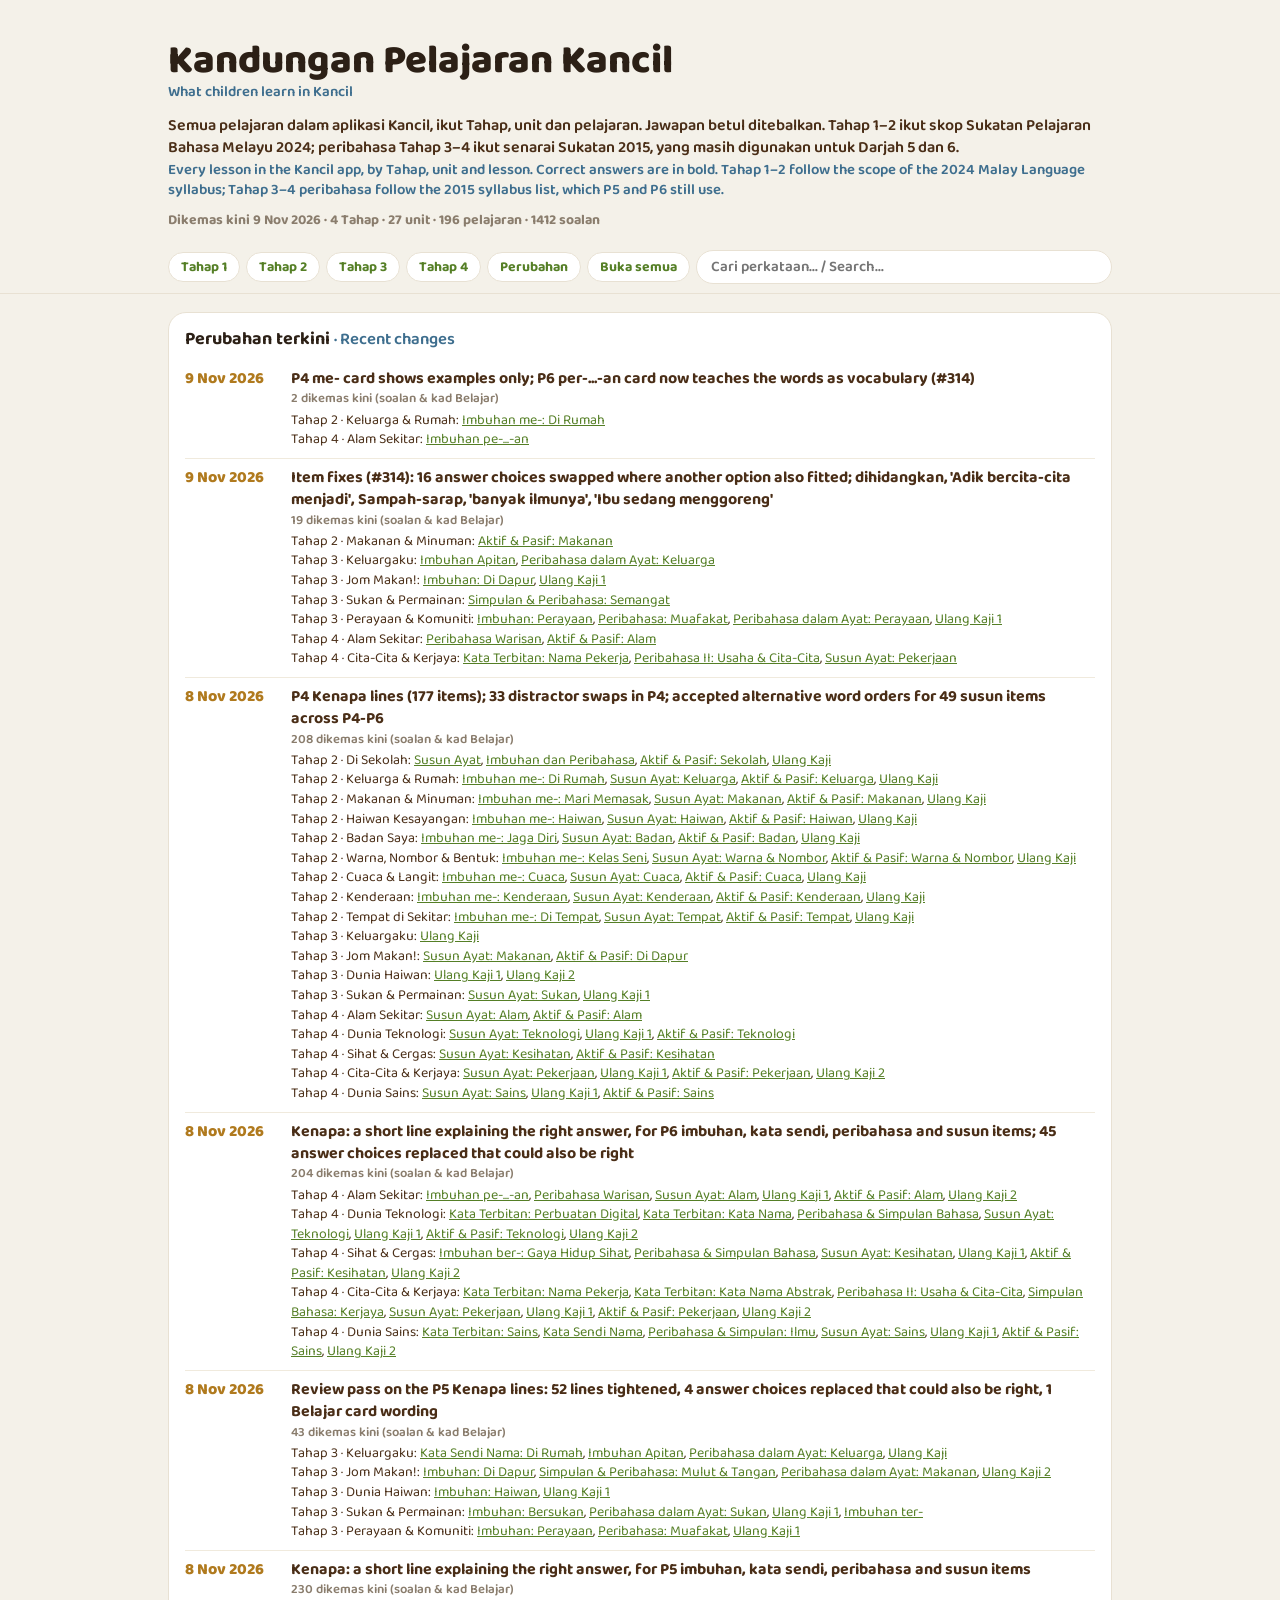
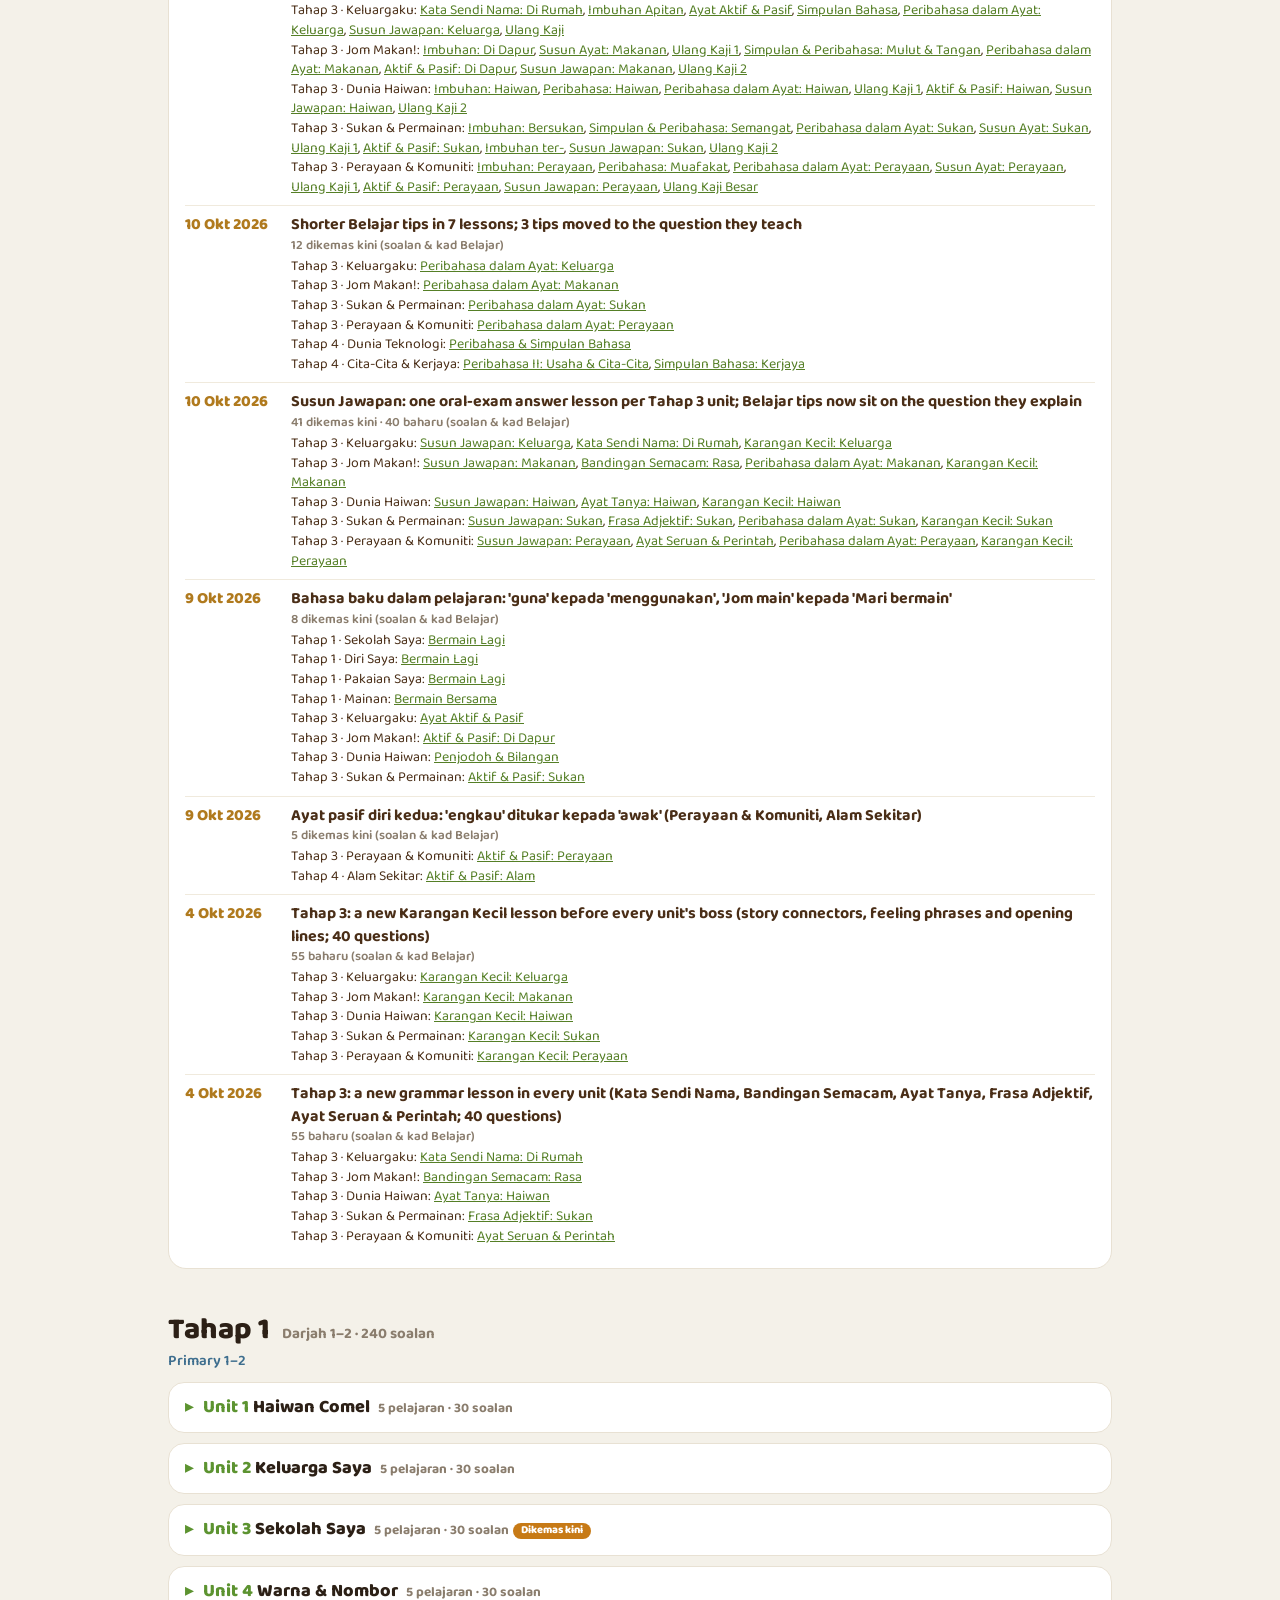
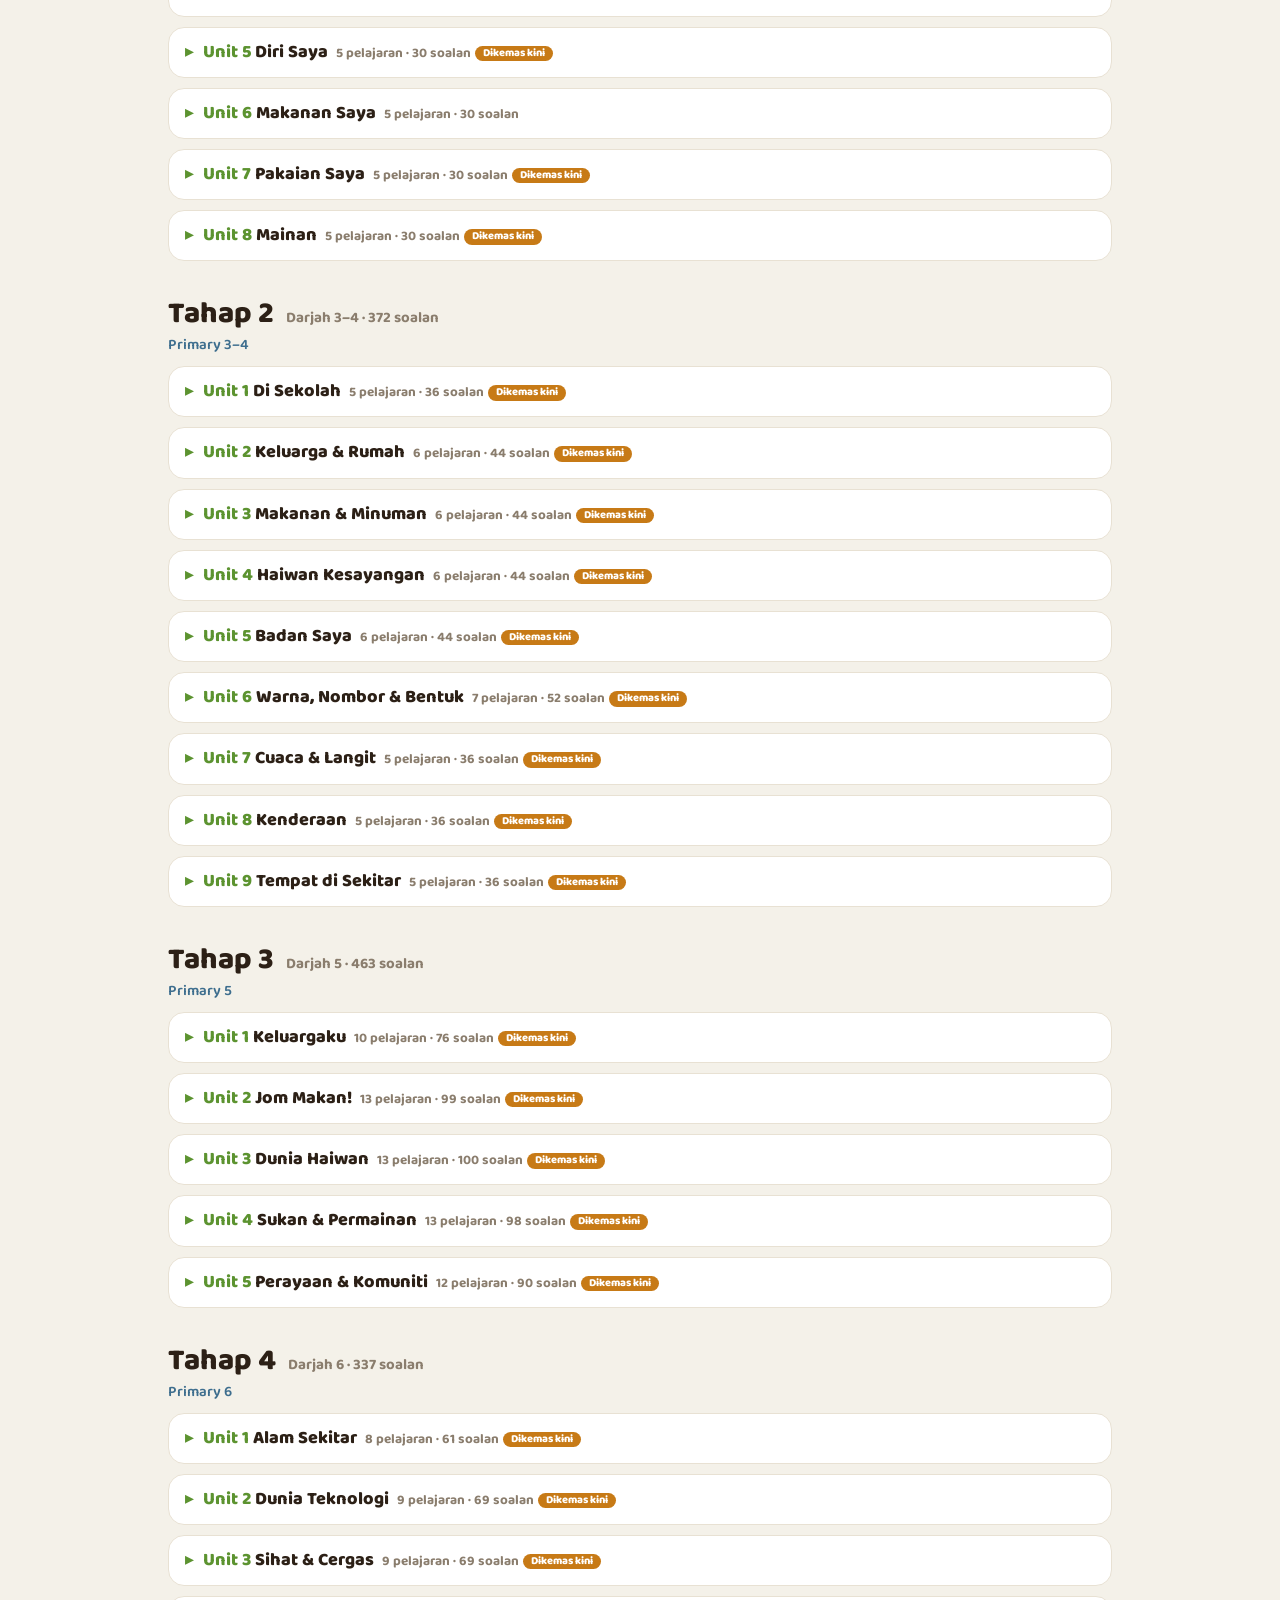
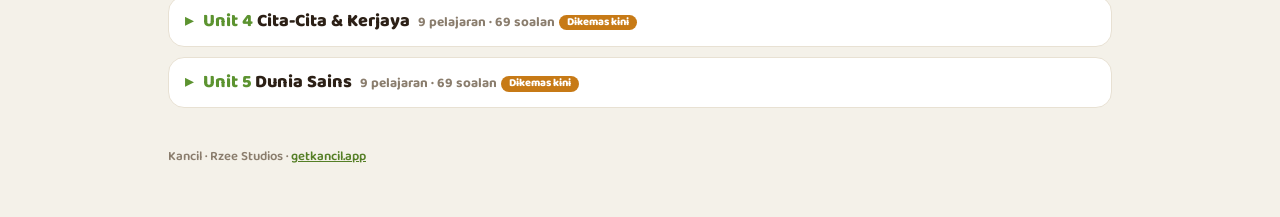
<file: kandungan-c04a09/index.html>
<!doctype html><html lang="ms"><head><meta charset="utf-8"/><meta name="robots" content="noindex"/>
<meta http-equiv="refresh" content="0; url=/content/"/><link rel="canonical" href="/content/"/>
<title>Kandungan Pelajaran Kancil</title></head><body><a href="/content/">Kandungan Pelajaran Kancil</a>
<script>location.replace('/content/'+location.hash)</script></body></html>
</file>
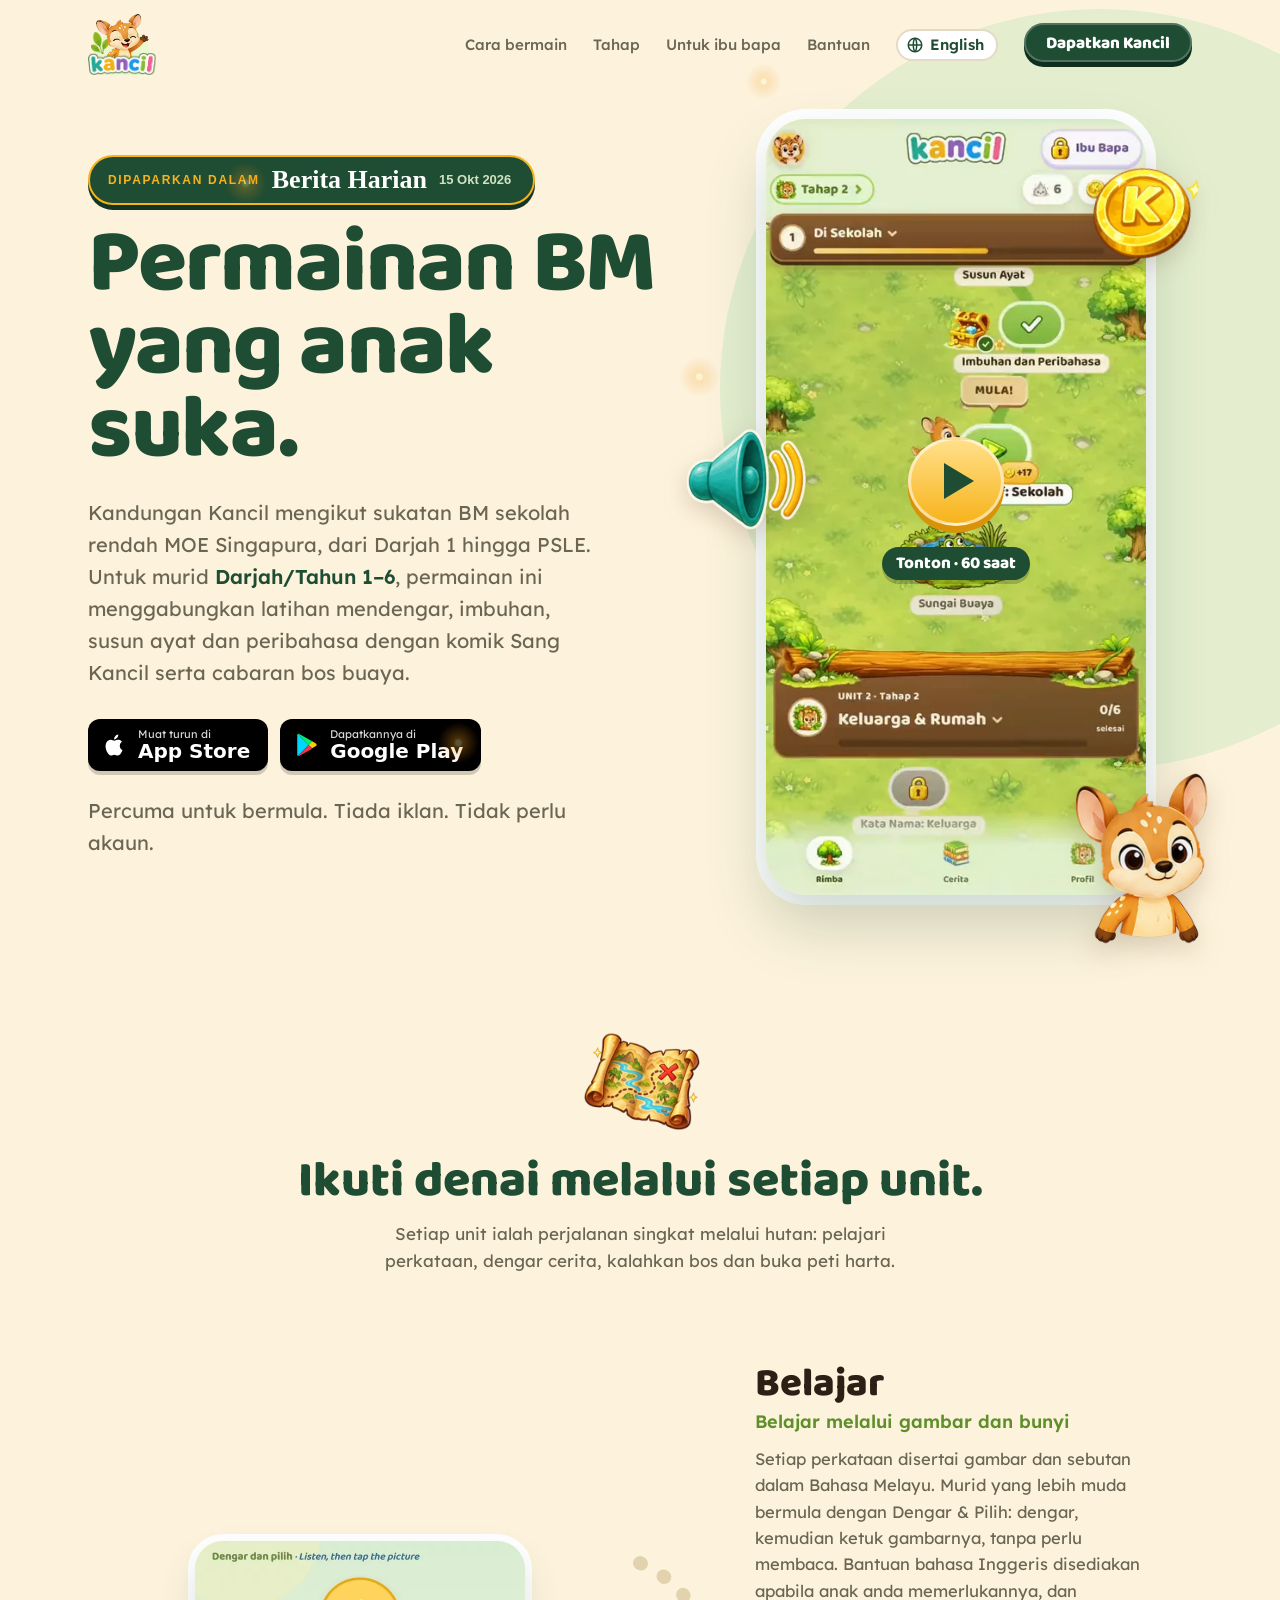
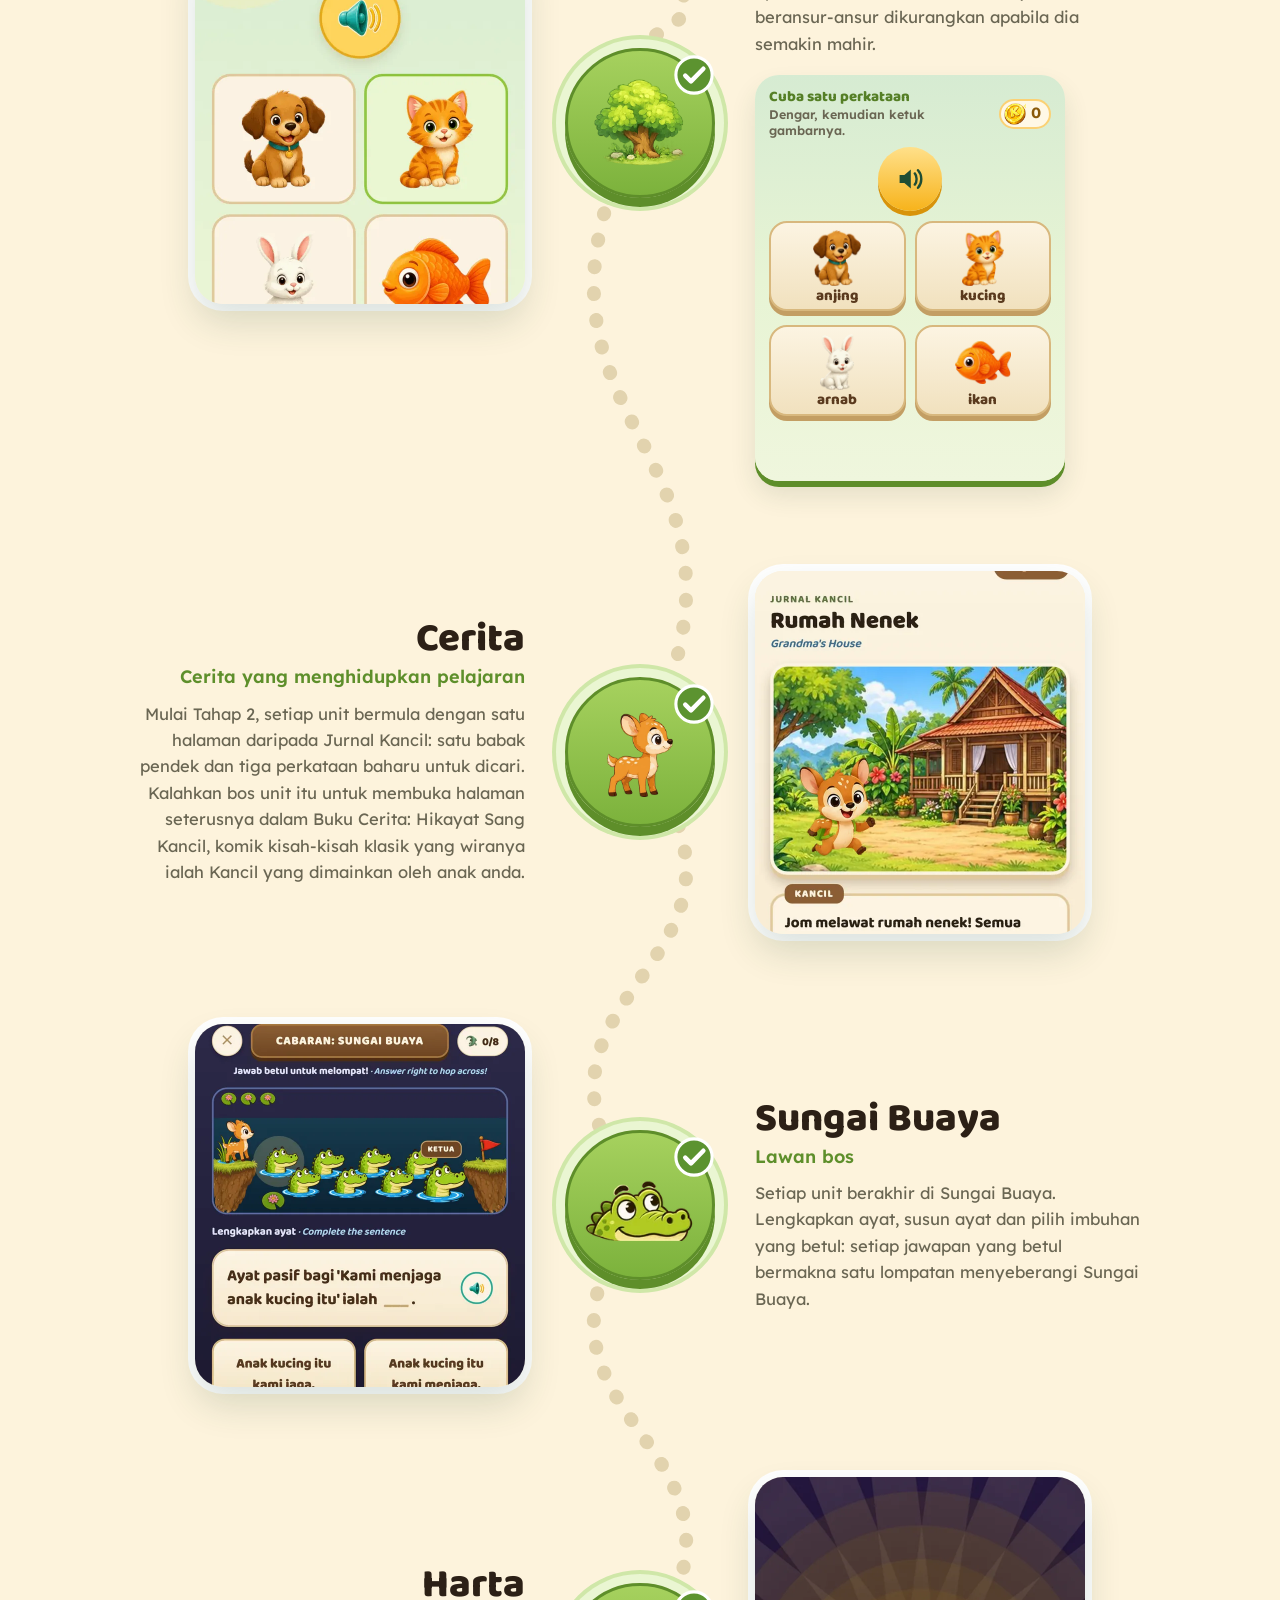
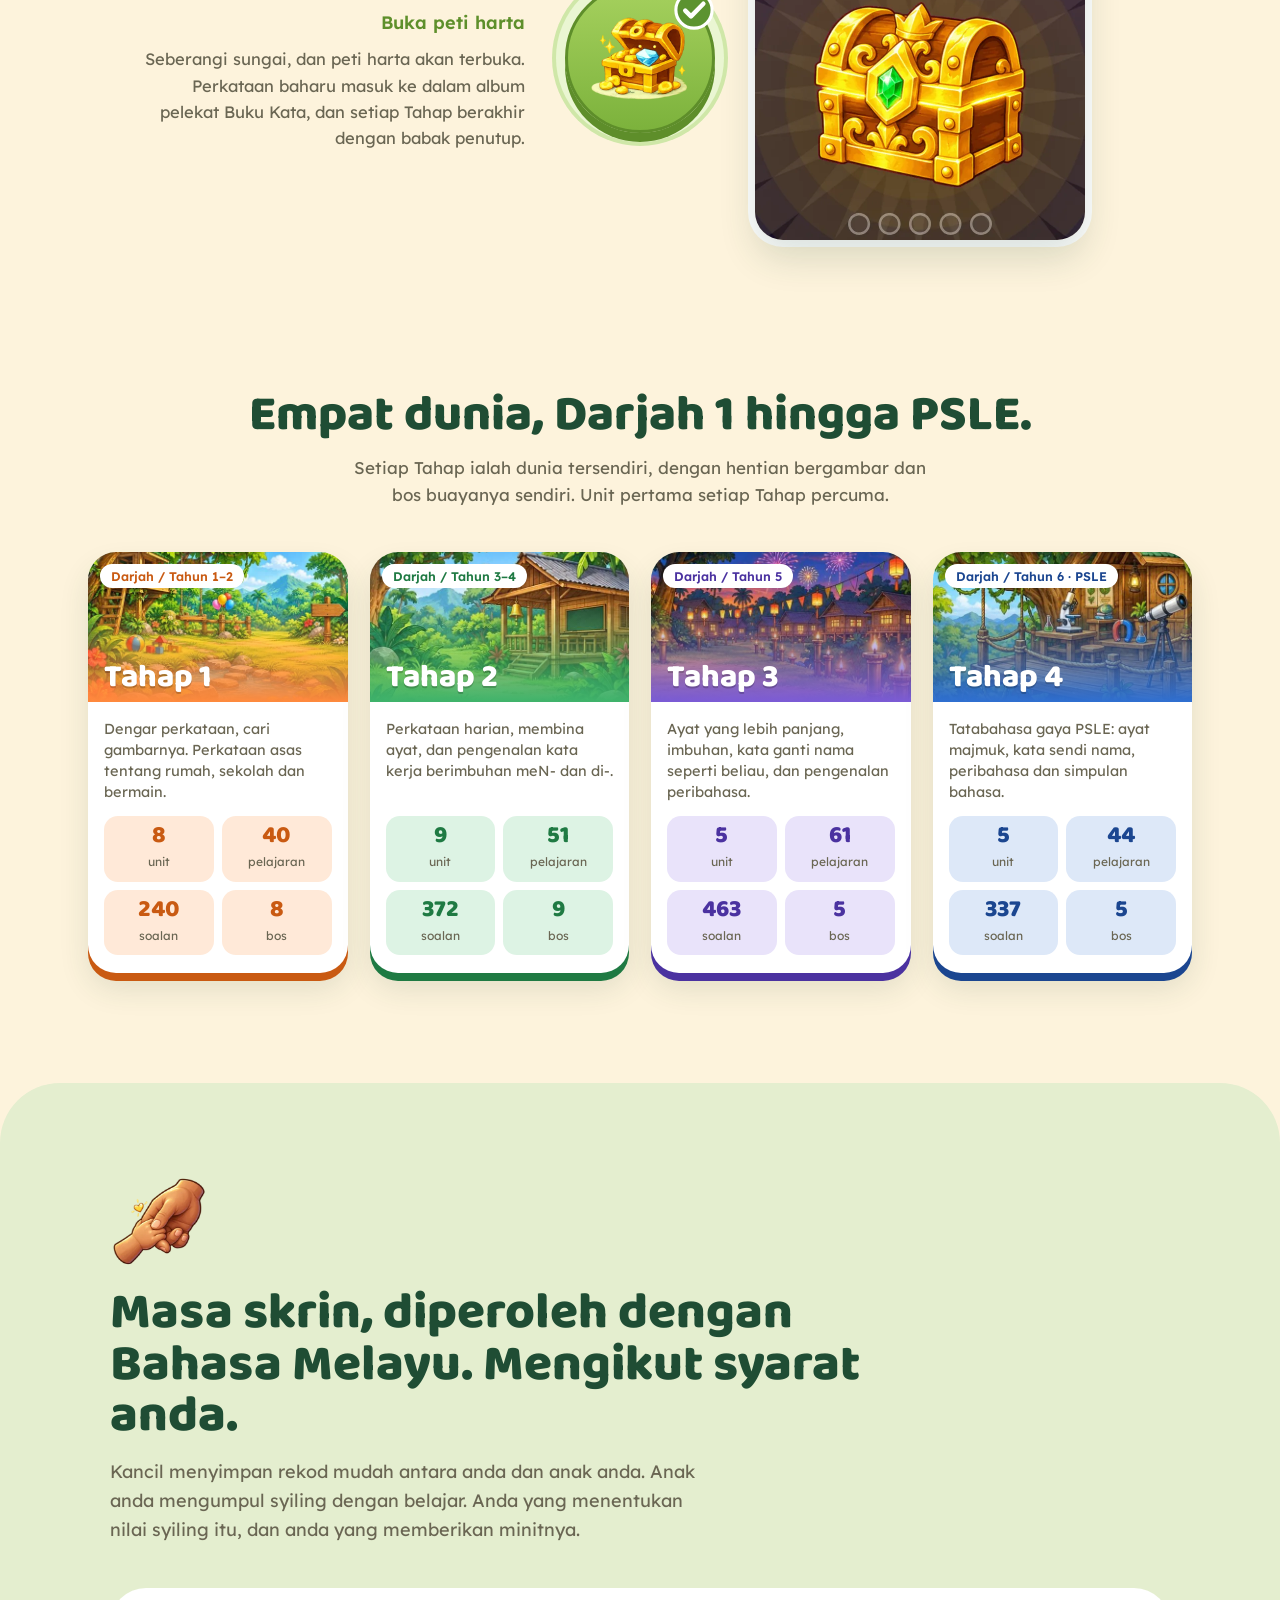
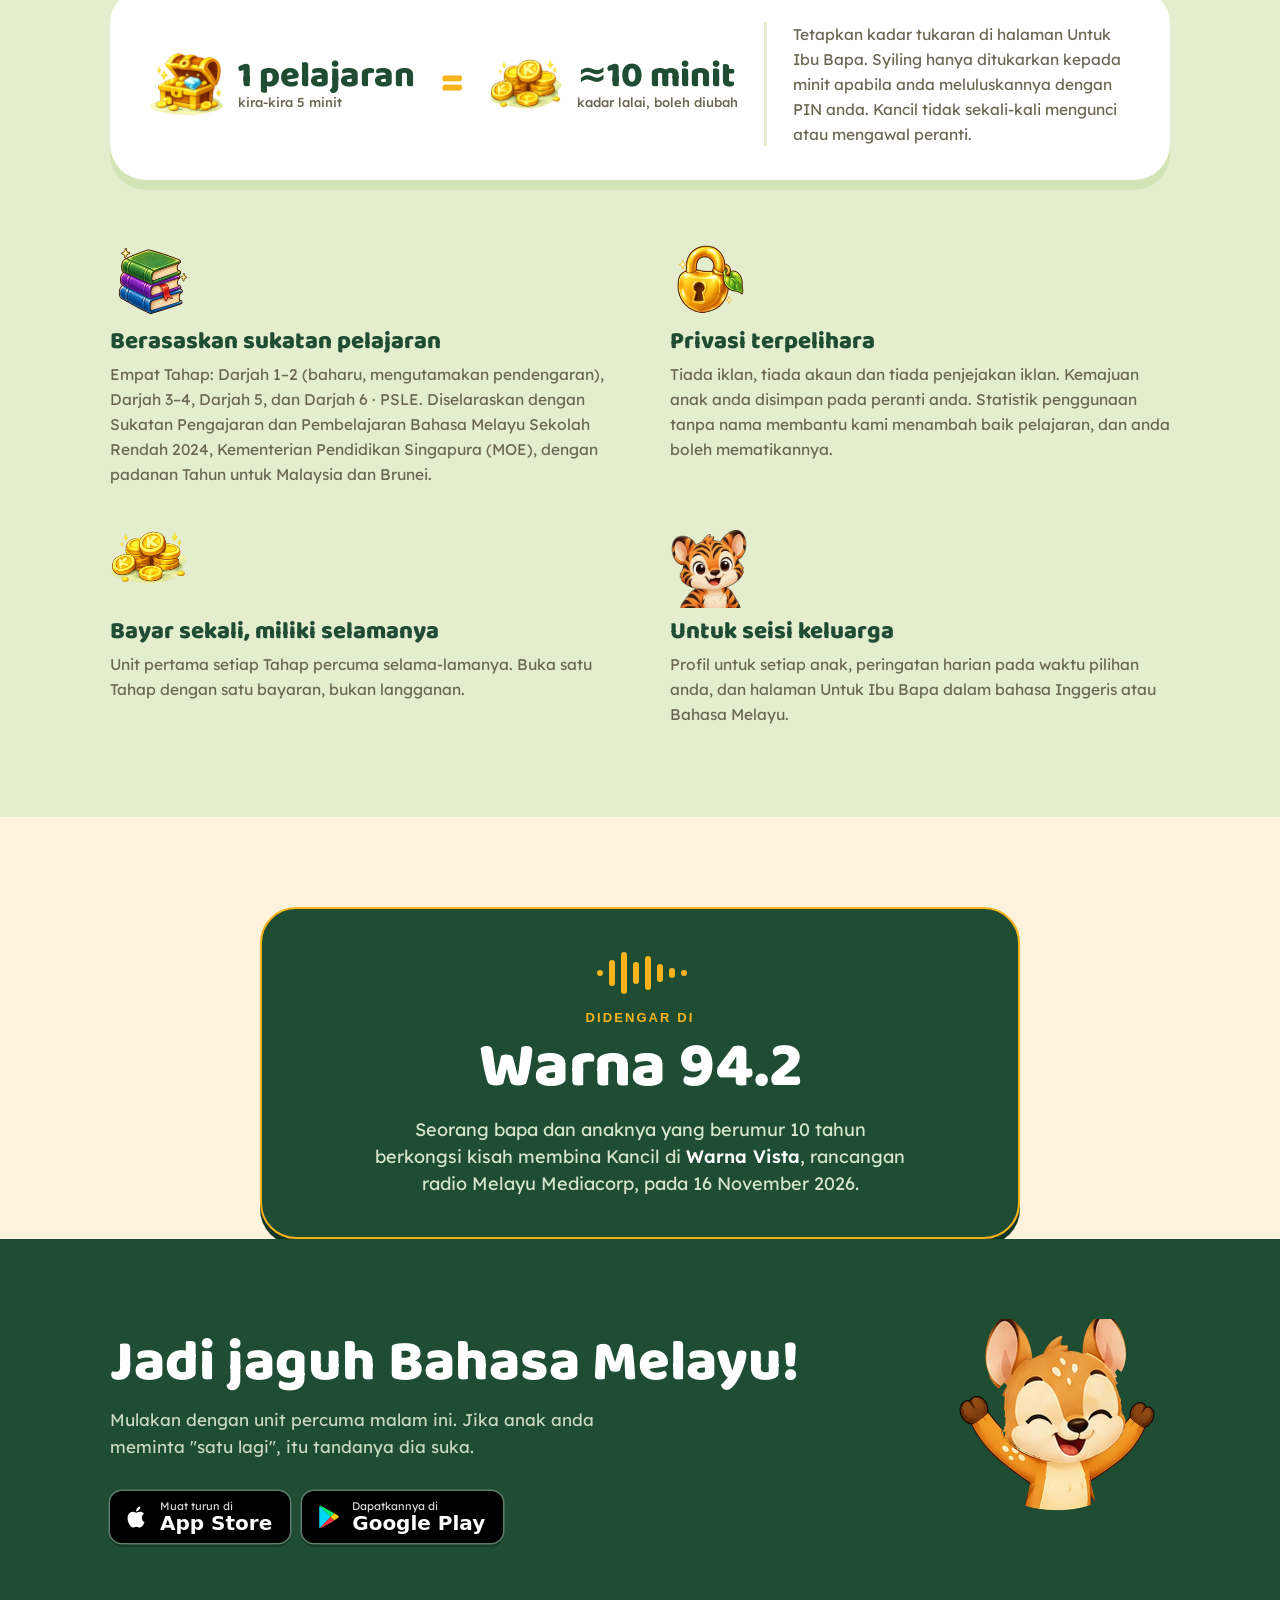
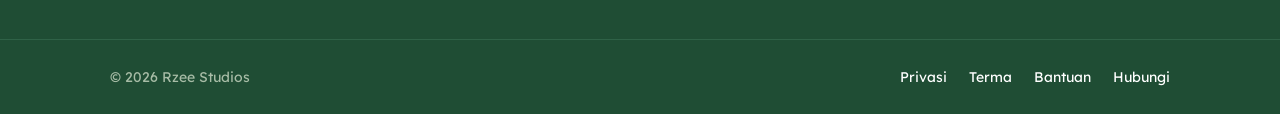
<file: ms/index.html>
<!doctype html>
<html lang="ms">
<head>
<meta charset="utf-8">
<meta name="viewport" content="width=device-width, initial-scale=1">
<title>Kancil: Belajar Bahasa Melayu untuk Murid Sekolah Rendah</title>
<meta name="description" content="Kancil ialah permainan belajar Bahasa Melayu untuk murid sekolah rendah di Singapura, Malaysia dan Brunei, dari Darjah 1 hingga PSLE (Tahun 1 hingga 6). Sebutan dalam Bahasa Melayu, peribahasa, imbuhan dan bos buaya. Percuma untuk bermula pada iPhone dan Android. Tiada iklan.">
<link rel="canonical" href="https://getkancil.app/ms/">
<link rel="alternate" hreflang="en" href="https://getkancil.app/">
<link rel="alternate" hreflang="ms" href="https://getkancil.app/ms/">
<link rel="alternate" hreflang="x-default" href="https://getkancil.app/">
<meta name="apple-itunes-app" content="app-id=6789944706">
<meta property="og:site_name" content="Kancil">
<meta property="og:locale" content="ms_MY">
<meta property="og:title" content="Kancil — Lawan bos. Jadilah jaguh Bahasa Melayu!">
<meta property="og:description" content="Permainan belajar Bahasa Melayu untuk murid sekolah rendah. Percuma untuk bermula di App Store dan Google Play. Tiada iklan, tiada akaun.">
<meta property="og:type" content="website">
<meta property="og:url" content="https://getkancil.app/ms/">
<meta property="og:image" content="https://getkancil.app/assets/og-2026-11b.png">
<meta property="og:image:width" content="1200">
<meta property="og:image:height" content="630">
<meta name="twitter:card" content="summary_large_image">
<meta name="twitter:image" content="https://getkancil.app/assets/og-2026-11b.png">
<link rel="icon" href="/assets/icon.png">
<link rel="apple-touch-icon" href="/assets/icon.png">
<link rel="preload" href="/assets/fonts/baloo-2-latin-800-normal.woff2" as="font" type="font/woff2" crossorigin>
<link rel="preload" href="/assets/fonts/lexend-latin-400-normal.woff2" as="font" type="font/woff2" crossorigin>
<link rel="stylesheet" href="/assets/tokens.css">
<link rel="stylesheet" href="/assets/site.css">
<link rel="stylesheet" href="/assets/home.css">
<script src="/assets/site.js" defer></script>
</head>
<body>

<nav>
  <span class="lockup" role="img" aria-label="Kancil"><img class="still" src="/assets/img/logo-t.webp" alt=""></span>
  <span class="sp"></span>
  <a href="#trail">Cara bermain</a><a href="#worlds">Tahap</a><a href="#parents">Untuk ibu bapa</a><a href="/support/">Bantuan</a>
  <a class="lang" href="/" lang="en" hreflang="en"><svg viewBox="0 0 24 24" fill="none" stroke="currentColor" stroke-width="2" aria-hidden="true"><circle cx="12" cy="12" r="9"/><path d="M3 12h18M12 3c3 3.2 3 14.8 0 18M12 3c-3 3.2-3 14.8 0 18"/></svg><span class="full">English</span><span class="short">EN</span></a>
  <a class="chunky" href="#get"><i></i><span>Dapatkan Kancil</span></a>
</nav>

<header class="hero">
  <div>
    <a class="bh-pill" href="https://www.beritaharian.sg/mata-mata/3060249/anak-10-tahun-jadi-bos-bantu-bapa-bangun-aplikasi-belajar-bahasa-melayu"><small>Dipaparkan dalam</small><b>Berita Harian</b><i>15 Okt 2026</i></a>
    <h1>Permainan BM yang anak suka.</h1>
    <p>Kandungan Kancil mengikut sukatan BM sekolah rendah MOE Singapura, dari Darjah 1 hingga PSLE. Untuk murid <b>Darjah/Tahun 1–6</b>, permainan ini menggabungkan latihan mendengar, imbuhan, susun ayat dan peribahasa dengan komik Sang Kancil serta cabaran bos buaya.</p>
    <div class="stores" id="get">
        <a class="badge" href="https://apps.apple.com/sg/app/id6789944706"><svg viewBox="0 0 24 24" fill="#fff" aria-hidden="true"><path d="M16.4 12.6c0-2.4 2-3.6 2.1-3.6-1.1-1.7-2.9-1.9-3.5-1.9-1.5-.2-2.9.9-3.7.9-.8 0-1.9-.9-3.2-.8-1.6 0-3.1 1-4 2.4-1.7 3-.4 7.4 1.2 9.8.8 1.2 1.8 2.5 3 2.4 1.2 0 1.7-.8 3.1-.8 1.5 0 1.9.8 3.2.8 1.3 0 2.2-1.2 3-2.4.9-1.4 1.3-2.7 1.3-2.8 0 0-2.5-1-2.5-4zM14 5.4c.7-.8 1.1-1.9 1-3-1 0-2.1.7-2.8 1.5-.6.7-1.2 1.8-1 2.9 1 .1 2.1-.6 2.8-1.4z"/></svg><span><small>Muat turun di</small><b>App Store</b></span></a>
        <a class="badge play" href="https://play.google.com/store/apps/details?id=com.rzeestudios.kancil"><svg viewBox="0 0 24 24" aria-hidden="true"><path fill="#00D7FE" d="M3.6 1.8 13.4 12l-9.8 10.2c-.4-.2-.6-.6-.6-1.1V2.9c0-.5.2-.9.6-1.1z"/><path fill="#FFCE00" d="m16.8 8.6 3.4 2c.9.5.9 1.8 0 2.3l-3.4 2L13.4 12z"/><path fill="#00F076" d="M3.6 1.8c.3-.2.8-.2 1.2 0l12 6.8L13.4 12z"/><path fill="#F63448" d="m13.4 12 3.4 3.4-12 6.8c-.4.2-.9.2-1.2 0z"/></svg><span><small>Dapatkannya di</small><b>Google Play</b></span></a>
      </div>
    <p class="note">Percuma untuk bermula. Tiada iklan. Tidak perlu akaun.</p>
  </div>
  <div class="shot">
    <div class="frame">
      <video id="hero-vid" src="/assets/video/kancil-hero-2026-11.mp4" poster="/assets/video/kancil-hero-2026-11b.webp" preload="none" playsinline aria-label="Kancil dalam 60 saat: peta hutan, kuiz Bahasa Melayu, bos sungai buaya, peti harta, halaman komik dan masa skrin yang diperoleh"></video>
      <button type="button" class="play" id="hero-play" aria-label="Mainkan video Kancil 60 saat, dengan bunyi"><span class="disc"><i></i><span></span></span><small>Tonton · 60 saat</small></button>
    </div>
    <img class="sticker s1" src="/assets/img/speaker.webp" alt="">
    <img class="sticker s2" src="/assets/img/coin.webp" alt="">
    <div class="kbud" data-arrive="enter" role="img" aria-label="Kancil melambai"><img class="still" src="/assets/kancil/kancil-rest.webp" alt=""><div class="live"></div></div>
  </div>
</header>

<section class="trail" id="trail">
  <svg class="path" aria-hidden="true"><path class="base"/><path class="done"/></svg>
  <img class="map" src="/assets/img/icon-map.webp" alt="">
  <h2>Ikuti denai melalui setiap unit.</h2>
  <p class="sub">Setiap unit ialah perjalanan singkat melalui hutan: pelajari perkataan, dengar cerita, kalahkan bos dan buka peti harta.</p>

  <div class="stop">
    <div class="pic"><img src="/assets/img/step-belajar-2026-11.webp" alt="Dengar dan pilih: butang pembesar suara di atas empat gambar haiwan" loading="lazy"></div>
    <div class="node"><svg class="tick" viewBox="0 0 32 32" aria-hidden="true"><circle cx="16" cy="16" r="14.5" fill="#5C9330" stroke="#fff" stroke-width="2.5"/><path d="M9 16.5l4.6 4.6L23.5 11" fill="none" stroke="#fff" stroke-width="3.6" stroke-linecap="round" stroke-linejoin="round"/></svg><div class="who"><img class="tree sway" style="--d:5.6s" src="/assets/img/tree1.webp" alt=""></div></div>
    <div class="txt"><h3 lang="ms">Belajar</h3><span class="also ms">Belajar melalui gambar dan bunyi</span><p>Setiap perkataan disertai gambar dan sebutan dalam Bahasa Melayu. Murid yang lebih muda bermula dengan Dengar &amp; Pilih: dengar, kemudian ketuk gambarnya, tanpa perlu membaca. Bantuan bahasa Inggeris disediakan apabila anak anda memerlukannya, dan beransur-ansur dikurangkan apabila dia semakin mahir.</p>
      <div class="cuba" data-answer="kucing" data-right-ms="Betul! kucing" data-right-en="cat" data-miss-ms="Cuba lagi" data-miss-en="">
        <div class="top"><div class="ins" lang="ms">Cuba satu perkataan<span class="ms">Dengar, kemudian ketuk gambarnya.</span></div><span class="coins" aria-label="syiling"><img src="/assets/img/coin.webp" alt=""><b>0</b></span></div>
        <button class="spk" type="button" aria-label="Dengar perkataan"><svg viewBox="0 0 40 40" aria-hidden="true"><path d="M7 15h6l8-7v24l-8-7H7z" fill="#1F4D34"/><path d="M26 13c3 3.5 3 10.5 0 14M30 9c5.5 6 5.5 16 0 22" fill="none" stroke="#1F4D34" stroke-width="3" stroke-linecap="round"/></svg></button>
        <div class="tiles">
          <button class="tile" type="button" data-word="anjing"><i></i><span><img src="/assets/cuba/anjing.webp" alt=""><b lang="ms">anjing</b></span></button>
          <button class="tile" type="button" data-word="kucing"><i></i><span><img src="/assets/cuba/kucing.webp" alt=""><b lang="ms">kucing</b></span></button>
          <button class="tile" type="button" data-word="arnab"><i></i><span><img src="/assets/cuba/arnab.webp" alt=""><b lang="ms">arnab</b></span></button>
          <button class="tile" type="button" data-word="ikan"><i></i><span><img src="/assets/cuba/ikan.webp" alt=""><b lang="ms">ikan</b></span></button>
        </div>
        <div class="msg" aria-live="polite"></div>
        <button class="again" type="button">Main lagi</button>
      </div>
    </div>
  </div>
  <div class="stop">
    <div class="pic"><img src="/assets/img/step-cerita-2026-11.webp" alt="Jurnal Kancil: Rumah Nenek" loading="lazy"></div>
    <div class="node"><svg class="tick" viewBox="0 0 32 32" aria-hidden="true"><circle cx="16" cy="16" r="14.5" fill="#5C9330" stroke="#fff" stroke-width="2.5"/><path d="M9 16.5l4.6 4.6L23.5 11" fill="none" stroke="#fff" stroke-width="3.6" stroke-linecap="round" stroke-linejoin="round"/></svg><div class="kan"><img class="breathe" src="/assets/kancil/kancil-stand.webp" alt=""></div></div>
    <div class="txt"><h3 lang="ms">Cerita</h3><span class="also ms">Cerita yang menghidupkan pelajaran</span><p>Mulai Tahap 2, setiap unit bermula dengan satu halaman daripada Jurnal Kancil: satu babak pendek dan tiga perkataan baharu untuk dicari. Kalahkan bos unit itu untuk membuka halaman seterusnya dalam Buku Cerita: Hikayat Sang Kancil, komik kisah-kisah klasik yang wiranya ialah Kancil yang dimainkan oleh anak anda.</p></div>
  </div>
  <div class="stop">
    <div class="pic"><img src="/assets/img/step-boss-2026-11.webp" alt="Cabaran Sungai Buaya: Kancil melompat menyeberangi sungai buaya" loading="lazy"></div>
    <div class="node"><svg class="tick" viewBox="0 0 32 32" aria-hidden="true"><circle cx="16" cy="16" r="14.5" fill="#5C9330" stroke="#fff" stroke-width="2.5"/><path d="M9 16.5l4.6 4.6L23.5 11" fill="none" stroke="#fff" stroke-width="3.6" stroke-linecap="round" stroke-linejoin="round"/></svg><div class="bob"><div class="croc"></div></div></div>
    <div class="txt"><h3 lang="ms">Sungai Buaya</h3><span class="also ms">Lawan bos</span><p>Setiap unit berakhir di Sungai Buaya. Lengkapkan ayat, susun ayat dan pilih imbuhan yang betul: setiap jawapan yang betul bermakna satu lompatan menyeberangi Sungai Buaya.</p></div>
  </div>
  <div class="stop">
    <div class="pic"><img src="/assets/img/step-harta-2026-11.webp" alt="Peti Harta" loading="lazy"></div>
    <div class="node"><svg class="tick" viewBox="0 0 32 32" aria-hidden="true"><circle cx="16" cy="16" r="14.5" fill="#5C9330" stroke="#fff" stroke-width="2.5"/><path d="M9 16.5l4.6 4.6L23.5 11" fill="none" stroke="#fff" stroke-width="3.6" stroke-linecap="round" stroke-linejoin="round"/></svg><img class="chest" src="/assets/img/chest-open.webp" alt=""></div>
    <div class="txt"><h3 lang="ms">Harta</h3><span class="also ms">Buka peti harta</span><p>Seberangi sungai, dan peti harta akan terbuka. Perkataan baharu masuk ke dalam album pelekat Buku Kata, dan setiap Tahap berakhir dengan babak penutup.</p></div>
  </div>
</section>

<section class="worlds" id="worlds">
  <h2>Empat dunia, Darjah 1 hingga PSLE.</h2>
  <p class="sub">Setiap Tahap ialah dunia tersendiri, dengan hentian bergambar dan bos buayanya sendiri. Unit pertama setiap Tahap percuma.</p>
  <div class="packs">
    <div class="pack" style="--c:#FF8A3D;--cd:#C95A12;--tint:#FFE9D8">
      <div class="art"><img src="/assets/img/pack-p1-world-2026-10.webp" alt="" loading="lazy"><span class="yr">Darjah / Tahun 1–2</span><h3>Tahap 1</h3></div>
      <div class="body"><p class="skill">Dengar perkataan, cari gambarnya. Perkataan asas tentang rumah, sekolah dan bermain.</p>
        <!-- tahap-nums:P1 --><div class="nums"><div><b>8</b><span>unit</span></div><div><b>40</b><span>pelajaran</span></div><div><b>240</b><span>soalan</span></div><div><b>8</b><span>bos</span></div></div><!-- /tahap-nums --></div>
    </div>
    <div class="pack" style="--c:#3FB36B;--cd:#1F7A43;--tint:#DDF3E4">
      <div class="art"><img src="/assets/img/pack-p4-sekolah-2026-10.webp" alt="" loading="lazy"><span class="yr">Darjah / Tahun 3–4</span><h3>Tahap 2</h3></div>
      <div class="body"><p class="skill">Perkataan harian, membina ayat, dan pengenalan kata kerja berimbuhan meN- dan di-.</p>
        <!-- tahap-nums:P4 --><div class="nums"><div><b>9</b><span>unit</span></div><div><b>51</b><span>pelajaran</span></div><div><b>372</b><span>soalan</span></div><div><b>9</b><span>bos</span></div></div><!-- /tahap-nums --></div>
    </div>
    <div class="pack" style="--c:#7B5BD6;--cd:#4B32A0;--tint:#E9E3FA">
      <div class="art"><img src="/assets/img/pack-p5-perayaan-2026-10.webp" alt="" loading="lazy"><span class="yr">Darjah / Tahun 5</span><h3>Tahap 3</h3></div>
      <div class="body"><p class="skill">Ayat yang lebih panjang, imbuhan, kata ganti nama seperti beliau, dan pengenalan peribahasa.</p>
        <!-- tahap-nums:P5 --><div class="nums"><div><b>5</b><span>unit</span></div><div><b>61</b><span>pelajaran</span></div><div><b>463</b><span>soalan</span></div><div><b>5</b><span>bos</span></div></div><!-- /tahap-nums --></div>
    </div>
    <div class="pack" style="--c:#2F6FD1;--cd:#1B4690;--tint:#DDE8F8">
      <div class="art"><img src="/assets/img/pack-p6-sains-2026-10.webp" alt="" loading="lazy"><span class="yr">Darjah / Tahun 6 · PSLE</span><h3>Tahap 4</h3></div>
      <div class="body"><p class="skill">Tatabahasa gaya PSLE: ayat majmuk, kata sendi nama, peribahasa dan simpulan bahasa.</p>
        <!-- tahap-nums:P6 --><div class="nums"><div><b>5</b><span>unit</span></div><div><b>44</b><span>pelajaran</span></div><div><b>337</b><span>soalan</span></div><div><b>5</b><span>bos</span></div></div><!-- /tahap-nums --></div>
    </div>
  </div>
</section>

<section class="parents" id="parents">
  <div class="in">
    <img class="fam" src="/assets/img/icon-family.webp" alt="">
    <h2>Masa skrin, diperoleh dengan Bahasa Melayu. Mengikut syarat anda.</h2>
    <p class="lede">Kancil menyimpan rekod mudah antara anda dan anak anda. Anak anda mengumpul syiling dengan belajar. Anda yang menentukan nilai syiling itu, dan anda yang memberikan minitnya.</p>
    <div class="deal">
      <div class="eq"><img src="/assets/img/chest-open.webp" alt=""><span>1 pelajaran<small>kira-kira 5 minit</small></span></div>
      <div class="eqs">=</div>
      <div class="eq"><img src="/assets/img/coins.webp" alt=""><span>&asymp;10 minit<small>kadar lalai, boleh diubah</small></span></div>
      <p class="expl">Tetapkan kadar tukaran di halaman Untuk Ibu Bapa. Syiling hanya ditukarkan kepada minit apabila anda meluluskannya dengan PIN anda. Kancil tidak sekali-kali mengunci atau mengawal peranti.</p>
    </div>
    <div class="pillars">
      <div><div class="ic"><img src="/assets/img/icon-books.webp" alt=""></div><h3>Berasaskan sukatan pelajaran</h3><p>Empat Tahap: Darjah 1–2 (baharu, mengutamakan pendengaran), Darjah 3–4, Darjah 5, dan Darjah 6 · PSLE. Diselaraskan dengan Sukatan Pengajaran dan Pembelajaran Bahasa Melayu Sekolah Rendah 2024, Kementerian Pendidikan Singapura (MOE), dengan padanan Tahun untuk Malaysia dan Brunei.</p></div>
      <div><div class="ic"><img src="/assets/img/icon-lock.webp" alt=""></div><h3>Privasi terpelihara</h3><p>Tiada iklan, tiada akaun dan tiada penjejakan iklan. Kemajuan anak anda disimpan pada peranti anda. Statistik penggunaan tanpa nama membantu kami menambah baik pelajaran, dan anda boleh mematikannya.</p></div>
      <div><div class="ic"><img src="/assets/img/coins.webp" alt=""></div><h3>Bayar sekali, miliki selamanya</h3><p>Unit pertama setiap Tahap percuma selama-lamanya. Buka satu Tahap dengan satu bayaran, bukan langganan.</p></div>
      <div><div class="ic friend" role="img" aria-label="Harimau"><div class="breath"><div class="eyes"><div></div></div></div><div class="cheer"></div></div><h3>Untuk seisi keluarga</h3><p>Profil untuk setiap anak, peringatan harian pada waktu pilihan anda, dan halaman Untuk Ibu Bapa dalam bahasa Inggeris atau Bahasa Melayu.</p></div>
    </div>
  </div>
</section>

<section class="heard" id="warna">
  <div class="in">
    <svg class="wv" viewBox="0 0 48 24" aria-hidden="true"><g fill="none" stroke="#F7B31B" stroke-width="3" stroke-linecap="round"><path d="M4 12v0M10 7v10M16 3v18M22 8v8M28 5v14M34 9v6M40 11v2M46 12v0"/></g></svg>
    <small>Didengar di</small>
    <h2>Warna 94.2</h2>
    <p>Seorang bapa dan anaknya yang berumur 10 tahun berkongsi kisah membina Kancil di <b>Warna Vista</b>, rancangan radio Melayu Mediacorp, pada 16 November 2026.</p>
  </div>
</section>

<section class="cta">
  <div class="in">
    <div>
      <h2>Jadi jaguh Bahasa Melayu!</h2>
      <p>Mulakan dengan unit percuma malam ini. Jika anak anda meminta "satu lagi", itu tandanya dia suka.</p>
      <div class="stores">
        <a class="badge" href="https://apps.apple.com/sg/app/id6789944706"><svg viewBox="0 0 24 24" fill="#fff" aria-hidden="true"><path d="M16.4 12.6c0-2.4 2-3.6 2.1-3.6-1.1-1.7-2.9-1.9-3.5-1.9-1.5-.2-2.9.9-3.7.9-.8 0-1.9-.9-3.2-.8-1.6 0-3.1 1-4 2.4-1.7 3-.4 7.4 1.2 9.8.8 1.2 1.8 2.5 3 2.4 1.2 0 1.7-.8 3.1-.8 1.5 0 1.9.8 3.2.8 1.3 0 2.2-1.2 3-2.4.9-1.4 1.3-2.7 1.3-2.8 0 0-2.5-1-2.5-4zM14 5.4c.7-.8 1.1-1.9 1-3-1 0-2.1.7-2.8 1.5-.6.7-1.2 1.8-1 2.9 1 .1 2.1-.6 2.8-1.4z"/></svg><span><small>Muat turun di</small><b>App Store</b></span></a>
        <a class="badge play" href="https://play.google.com/store/apps/details?id=com.rzeestudios.kancil"><svg viewBox="0 0 24 24" aria-hidden="true"><path fill="#00D7FE" d="M3.6 1.8 13.4 12l-9.8 10.2c-.4-.2-.6-.6-.6-1.1V2.9c0-.5.2-.9.6-1.1z"/><path fill="#FFCE00" d="m16.8 8.6 3.4 2c.9.5.9 1.8 0 2.3l-3.4 2L13.4 12z"/><path fill="#00F076" d="M3.6 1.8c.3-.2.8-.2 1.2 0l12 6.8L13.4 12z"/><path fill="#F63448" d="m13.4 12 3.4 3.4-12 6.8c-.4.2-.9.2-1.2 0z"/></svg><span><small>Dapatkannya di</small><b>Google Play</b></span></a>
      </div>
    </div>
    <div class="kspot"><div class="kbud" data-arrive="hebat" role="img" aria-label="Kancil bersorak"><img class="still" src="/assets/kancil/kancil-rest.webp" alt=""><div class="live"></div></div></div>
  </div>
</section>
<footer><div class="in"><span>© 2026 Rzee Studios</span><span class="sp"></span><a href="/privacy/">Privasi</a><a href="/terms/">Terma</a><a href="/support/">Bantuan</a><a href="mailto:razil.zul@gmail.com">Hubungi</a></div></footer>
</body>
</html>
</file>
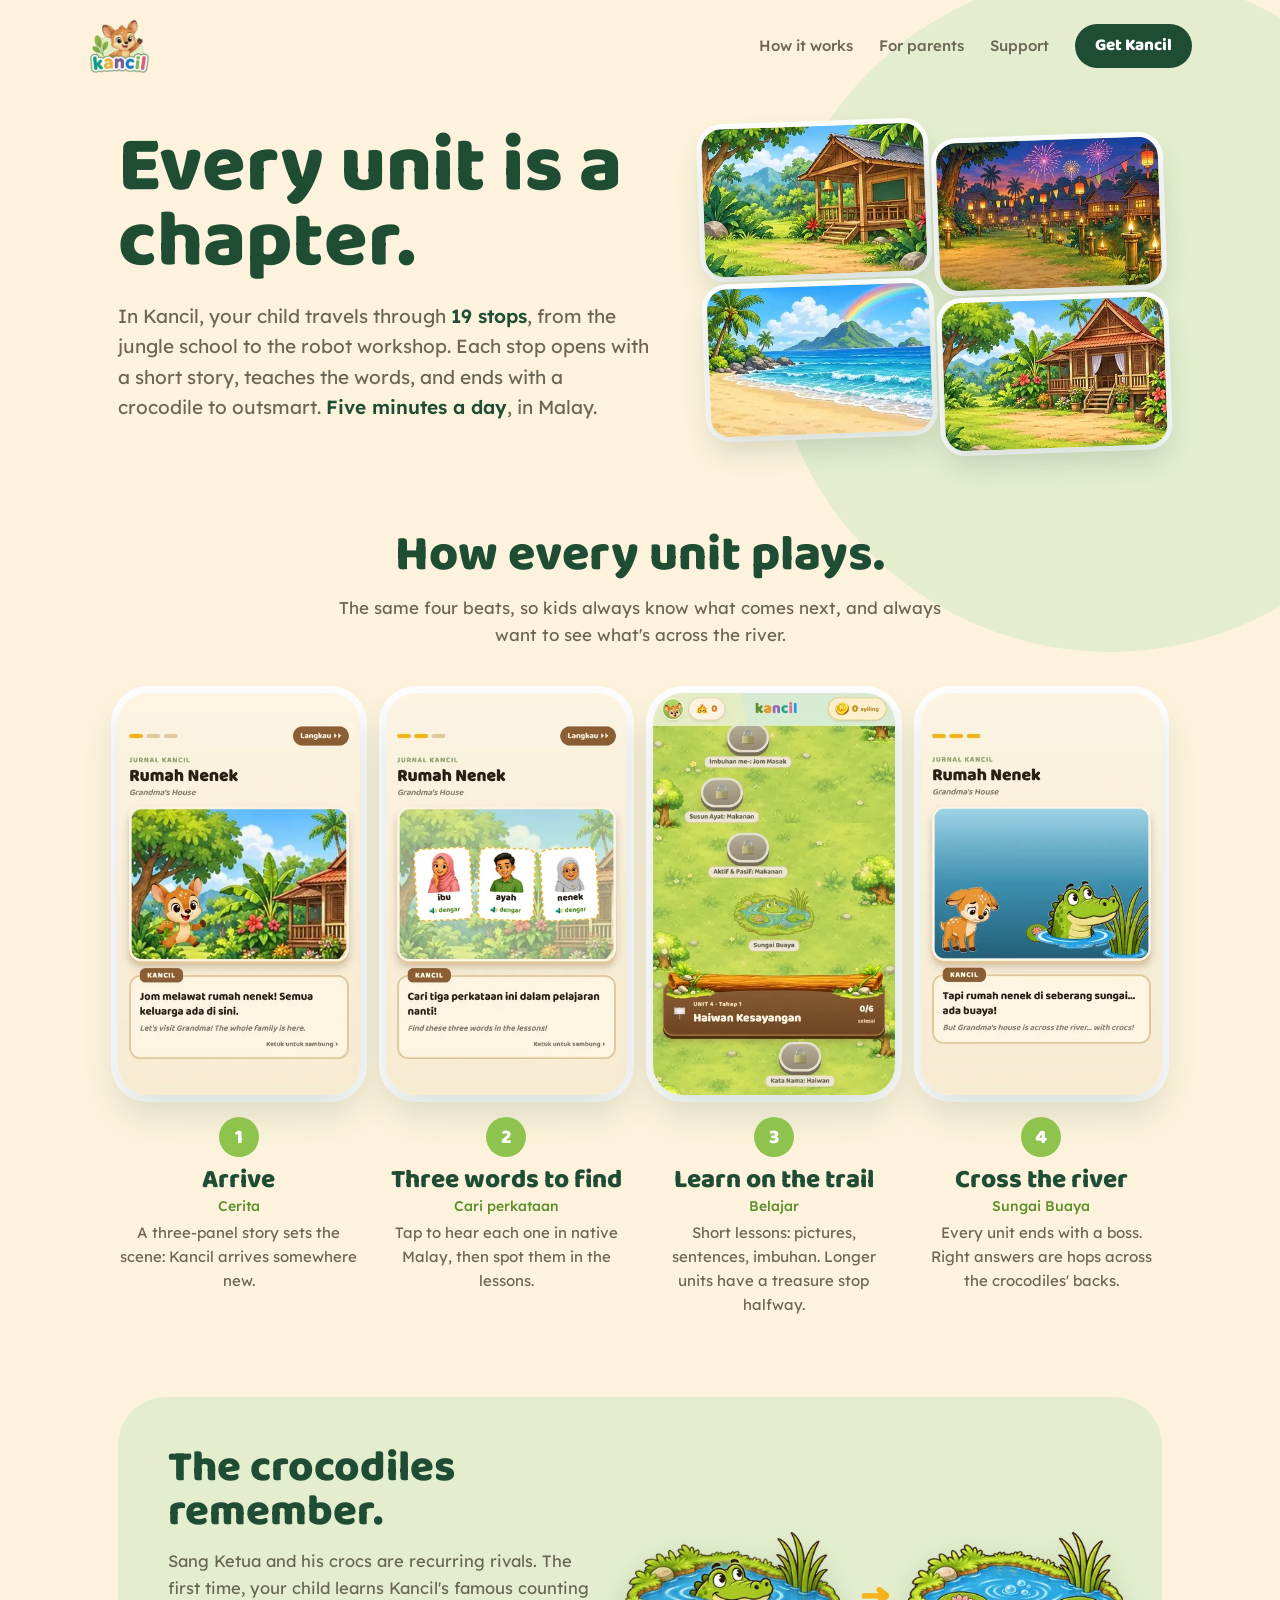
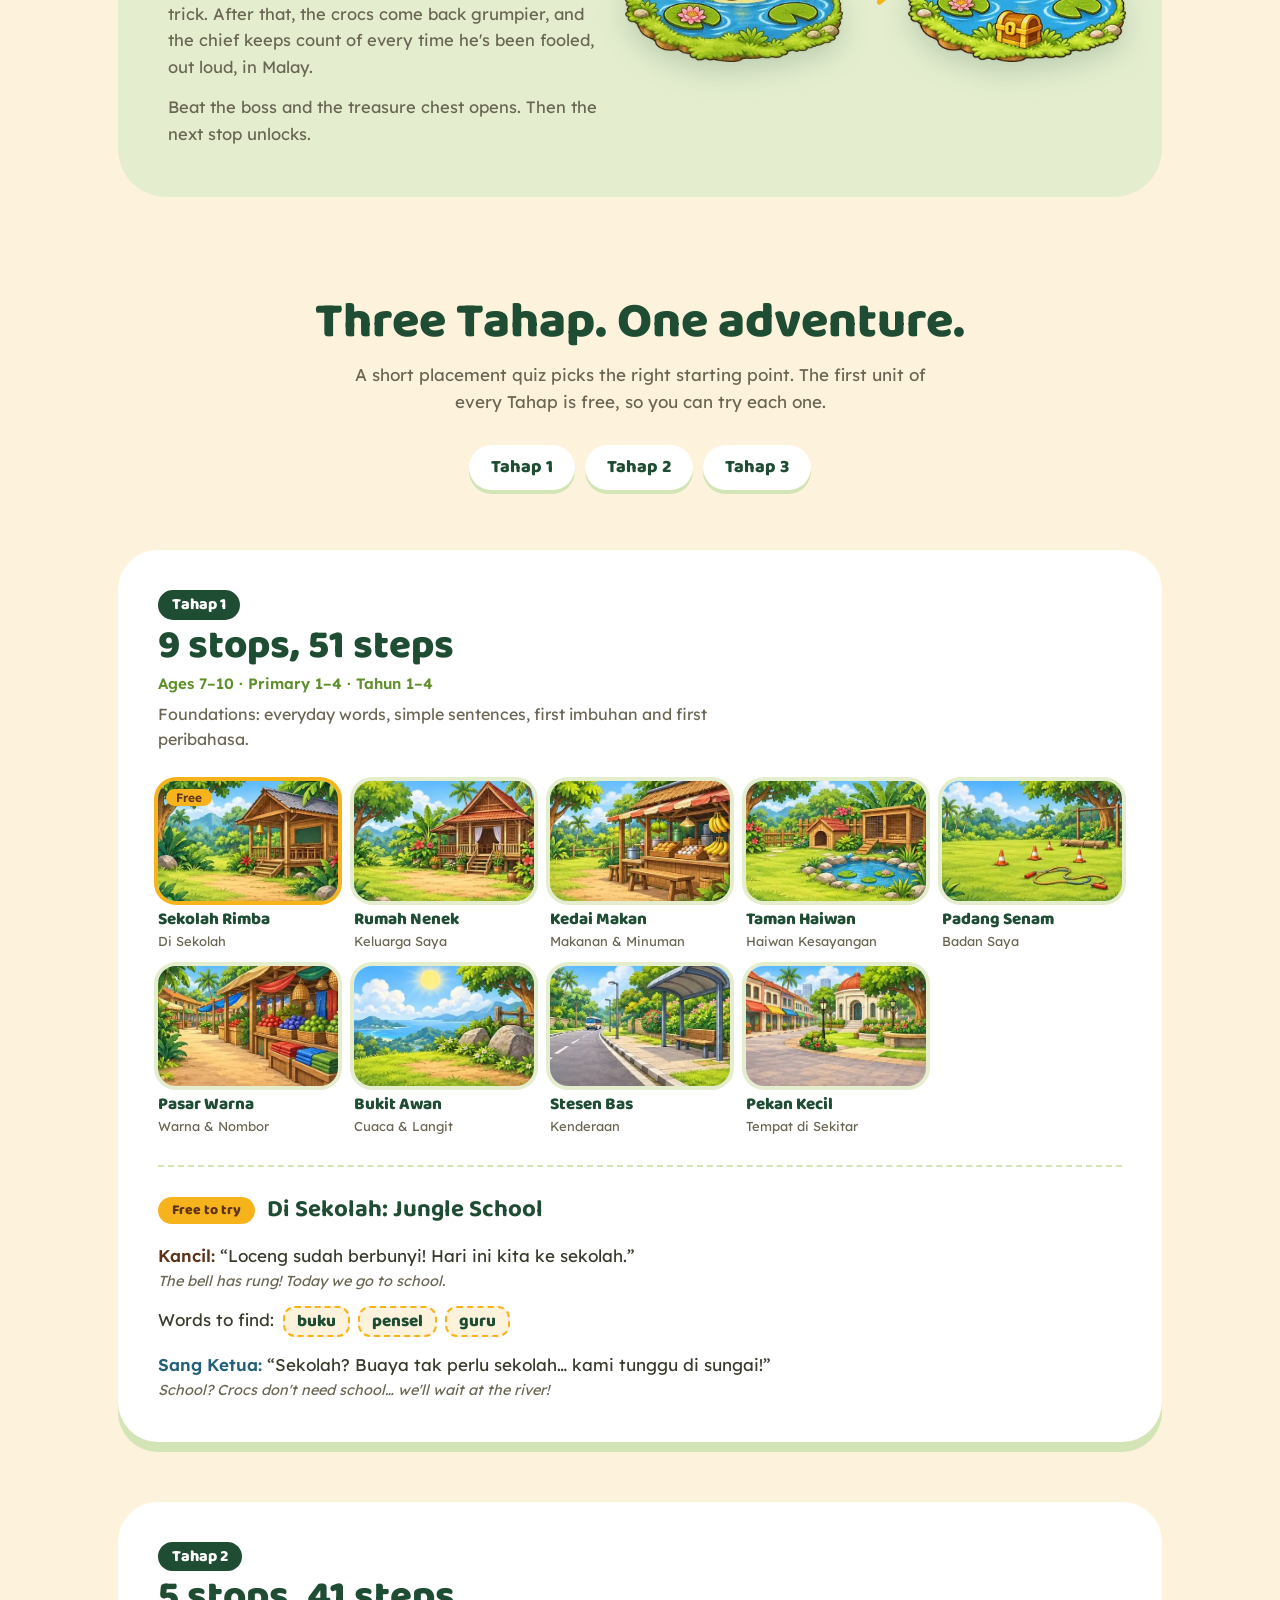
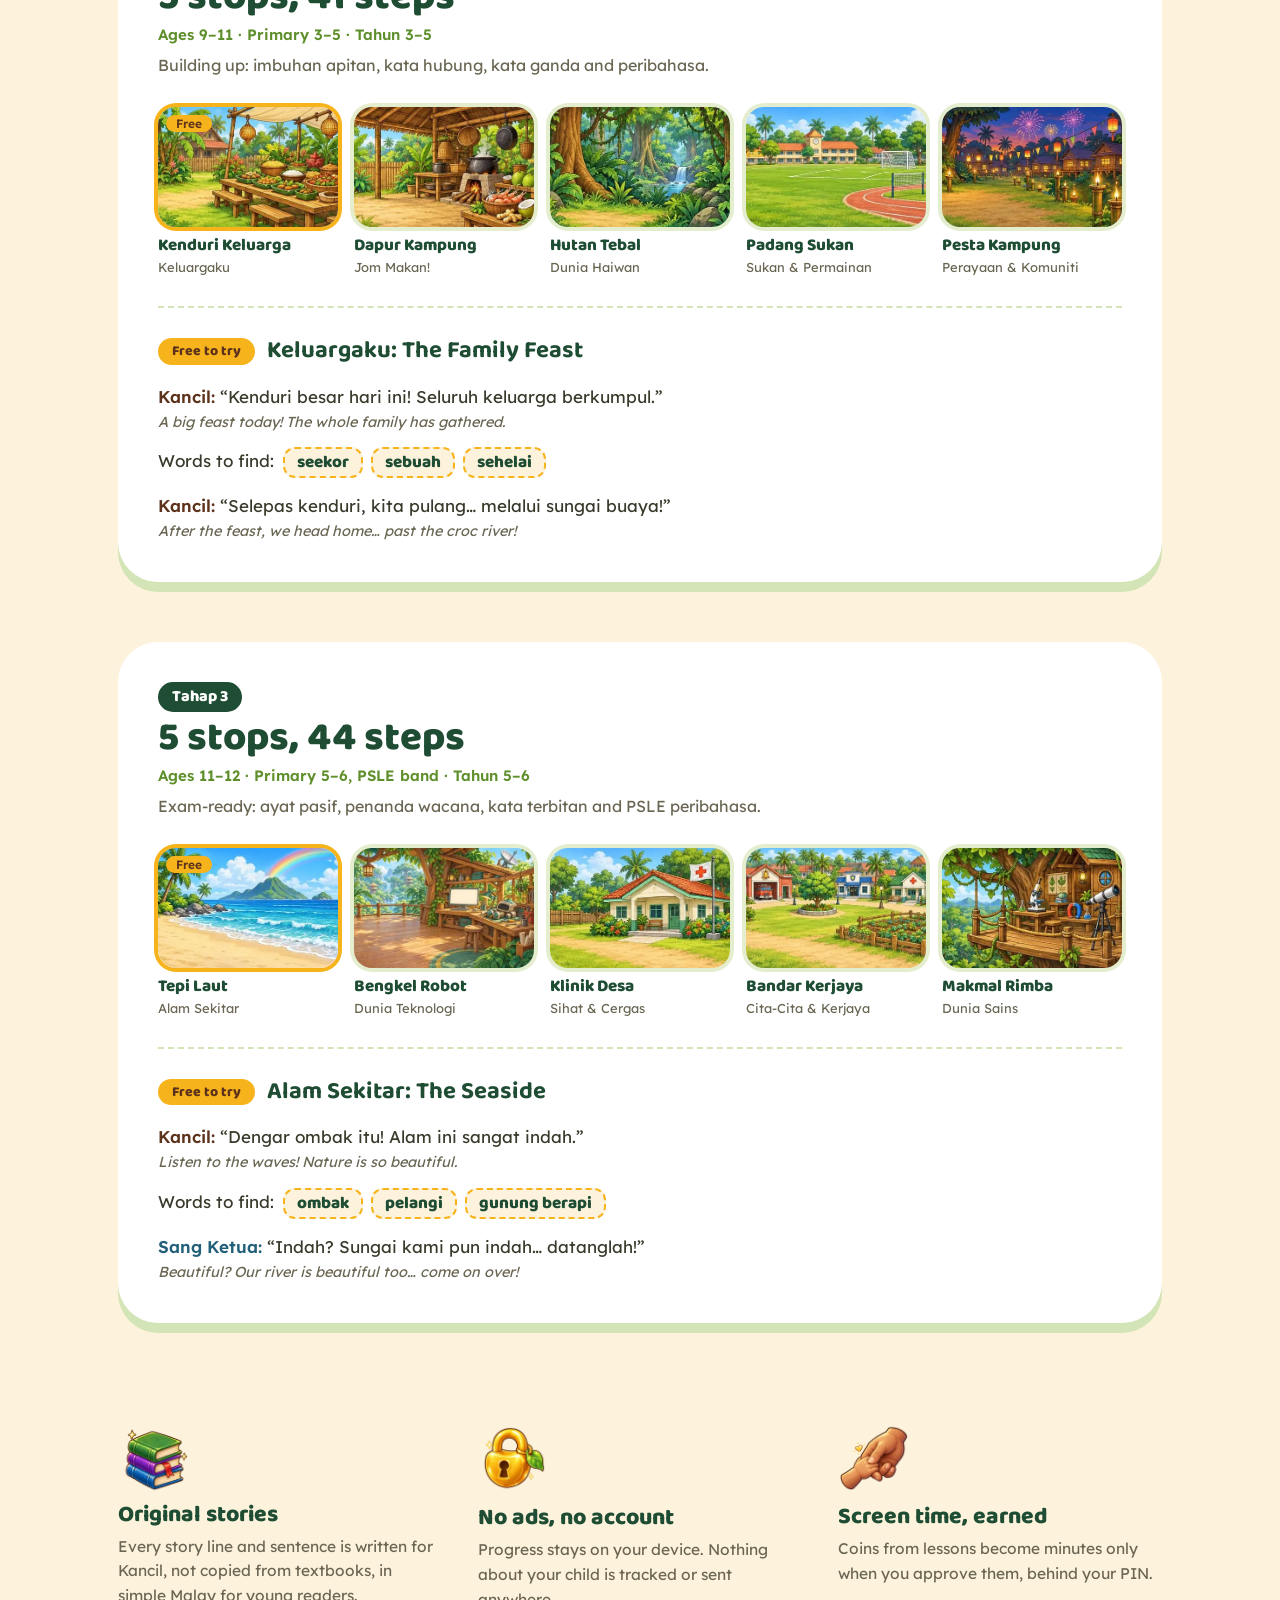
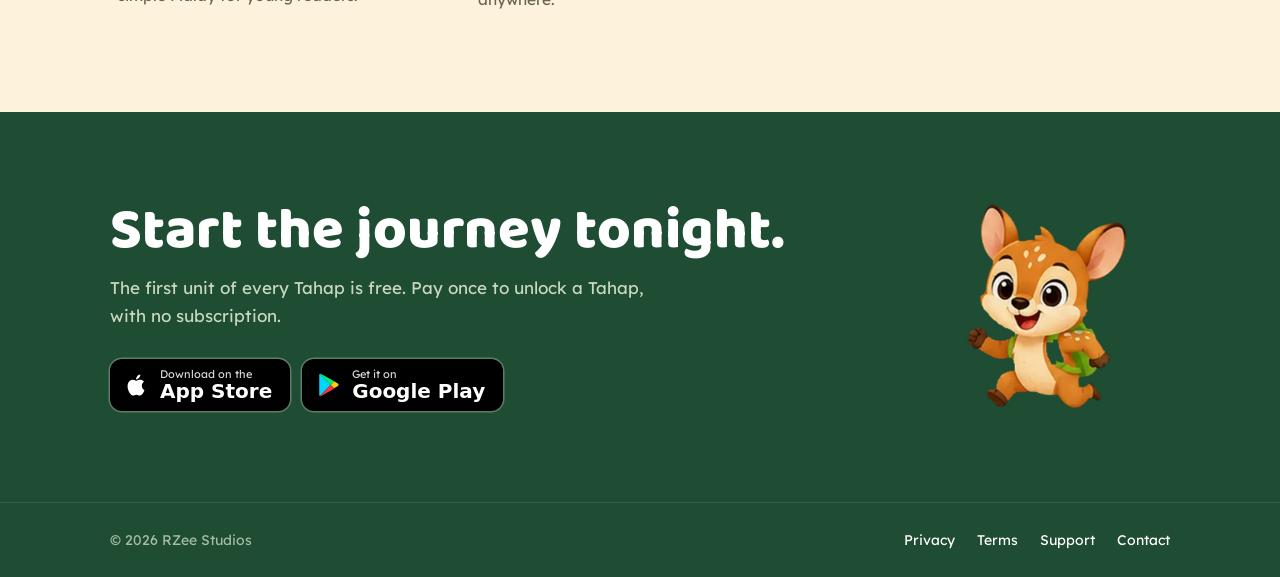
<file: perjalanan/index.html>
<!doctype html>
<html lang="en">
<head>
<meta charset="utf-8">
<meta name="viewport" content="width=device-width, initial-scale=1">
<title>The Kancil journey: a story in every unit · Kancil</title>
<meta name="description" content="How Kancil works, from the first tap to the last river: every unit opens with a short story, teaches the words, and ends with a Sungai Buaya boss. Three Tahap for primary-school Malay.">
<meta property="og:title" content="The Kancil journey: a story in every unit">
<meta property="og:description" content="Every unit opens with a story and ends with a boss. See all three Tahap, and try the first unit of each free.">
<meta property="og:type" content="website">
<meta property="og:url" content="https://getkancil.app/perjalanan/">
<meta property="og:image" content="https://getkancil.app/assets/og.png">
<meta name="twitter:card" content="summary_large_image">
<link rel="icon" href="/assets/icon.png">
<link rel="preconnect" href="https://fonts.googleapis.com">
<link rel="preconnect" href="https://fonts.gstatic.com" crossorigin>
<link href="https://fonts.googleapis.com/css2?family=Baloo+2:wght@600;700;800&family=Lexend:wght@400;500;600&display=swap" rel="stylesheet">
<style>

/* "Jejak": the app's lesson trail becomes the page. Calm, parent-facing, matches the 2026 store screenshots. */
:root{
  --paper:#FDF3DC; --wash:#E4EECF; --wash-2:#D3E4B6;
  --forest:#1F4D34; --leaf:#8EC44E; --leaf-dark:#5E8F2B;
  --gold:#F7B31B; --bark:#5E331C; --ink:#3A3A2C; --ink-soft:#6A6653;
}
*{box-sizing:border-box;margin:0}
body{font-family:Lexend,system-ui,sans-serif;color:var(--ink);background:var(--paper);line-height:1.6;-webkit-font-smoothing:antialiased;overflow-x:hidden}
img{display:block;max-width:100%}
a:focus-visible{outline:3px solid var(--leaf-dark);outline-offset:3px;border-radius:10px}
h1,h2,h3{font-family:'Baloo 2',system-ui,sans-serif;font-weight:800;color:var(--forest);line-height:1}

nav{display:flex;align-items:center;gap:26px;max-width:1160px;margin:0 auto;padding:18px 28px}
nav img{height:56px}
nav .sp{flex:1}
nav a{color:var(--ink-soft);text-decoration:none;font-size:15px;font-weight:500}
nav a:hover{color:var(--forest)}
nav .get{color:#fff;background:var(--forest);font-family:'Baloo 2';font-weight:800;font-size:17px;padding:8px 20px;border-radius:999px}

.hero{max-width:1160px;margin:0 auto;padding:40px 28px 40px;display:grid;grid-template-columns:1.25fr 1fr;gap:40px;align-items:center;position:relative}
.hero:before{content:"";position:absolute;width:760px;height:760px;border-radius:50%;background:var(--wash);right:-260px;top:-80px;z-index:-1}
.hero h1{font-size:clamp(50px,7vw,100px);letter-spacing:-.015em;line-height:.93}
.hero p{font-size:20px;color:var(--ink-soft);max-width:26em;margin-top:24px}
.hero p b{color:var(--forest);font-weight:600}
.stores{display:flex;gap:12px;flex-wrap:wrap;margin-top:30px}
.badge{display:inline-flex;align-items:center;gap:10px;background:#000;color:#fff;text-decoration:none;border-radius:12px;padding:9px 18px 9px 14px;min-width:170px}
.badge svg{width:26px;height:26px;flex:none}
.badge small{display:block;font-size:11px;line-height:1.1;opacity:.85}
.badge b{display:block;font-family:-apple-system,'Segoe UI',system-ui,sans-serif;font-size:20px;line-height:1.1;font-weight:600}
.note{font-size:14px;color:var(--ink-soft);margin-top:12px}
.shot{position:relative;justify-self:center;width:min(380px,100%)}
.shot .frame{border-radius:40px;overflow:hidden;box-shadow:0 30px 60px rgba(31,77,52,.22),0 0 0 10px #fff}
.shot .sticker{position:absolute;filter:drop-shadow(0 8px 12px rgba(94,51,28,.2))}
.shot .s1{width:120px;left:-80px;top:40%}
.shot .s2{width:110px;right:-60px;top:6%;transform:rotate(12deg)}
.shot .s3{width:150px;right:-70px;bottom:-30px}


.wrap{max-width:1100px;margin:0 auto;padding:0 28px}
.jhero{max-width:1100px;margin:0 auto;padding:30px 28px 10px;display:grid;grid-template-columns:1.2fr 1fr;gap:40px;align-items:center;position:relative}
.jhero:before{content:"";position:absolute;width:680px;height:680px;border-radius:50%;background:var(--wash);right:-260px;top:-120px;z-index:-1}
.jhero h1{font-size:clamp(46px,6.2vw,88px);line-height:.95}
.jhero p{font-size:19px;color:var(--ink-soft);margin-top:20px;max-width:28em}
.jhero p b{color:var(--forest);font-weight:600}
.collage{display:grid;grid-template-columns:1fr 1fr;gap:12px;transform:rotate(-2deg)}
.collage img{border-radius:20px;box-shadow:0 14px 28px rgba(31,77,52,.18),0 0 0 5px #fff;aspect-ratio:3/2;object-fit:cover;width:100%}
.collage img:nth-child(2){transform:translateY(22px)}.collage img:nth-child(4){transform:translateY(22px)}
h2.sec{font-size:clamp(34px,4vw,50px);text-align:center;max-width:17em;margin:0 auto}
p.secsub{text-align:center;color:var(--ink-soft);max-width:36em;margin:14px auto 0;font-size:17px}
.loop{margin-top:90px}
.steps{display:grid;grid-template-columns:repeat(4,1fr);gap:26px;margin-top:44px}
.step{text-align:center}
.step .ph{border-radius:30px;overflow:hidden;box-shadow:0 18px 36px rgba(31,77,52,.16),0 0 0 7px #fff;aspect-ratio:9/15;background:#fff}
.step .ph img{width:100%;height:100%;object-fit:cover;object-position:top}
.step .n{display:inline-grid;place-items:center;width:40px;height:40px;border-radius:50%;background:var(--leaf);color:#fff;font-family:'Baloo 2';font-weight:800;font-size:20px;margin-top:22px}
.step h3{font-size:26px;margin-top:10px}.step h3 small{display:block;font-family:Lexend;font-weight:500;font-size:14px;color:var(--leaf-dark);margin-top:6px}
.step p{color:var(--ink-soft);font-size:15px;margin-top:8px}
.boss{margin-top:80px;background:var(--wash);border-radius:48px;padding:50px;display:grid;grid-template-columns:1fr 1.1fr;gap:40px;align-items:center}
.boss h3{font-size:clamp(30px,3.4vw,44px)}.boss p{color:var(--ink-soft);margin-top:14px;font-size:16.5px}
.pools{display:flex;gap:18px;align-items:center;justify-content:center}.pools img{width:46%;filter:drop-shadow(0 10px 14px rgba(31,77,52,.2))}.pools span{font-family:'Baloo 2';font-weight:800;font-size:40px;color:var(--gold)}
.tahaps{margin-top:100px}
.tabs{display:flex;gap:10px;justify-content:center;margin-top:30px;flex-wrap:wrap}
.tabs a{text-decoration:none;font-family:'Baloo 2';font-weight:800;font-size:18px;color:var(--forest);background:#fff;border-radius:999px;padding:8px 22px;box-shadow:0 4px 0 var(--wash-2)}
.tahap{margin-top:60px;background:#fff;border-radius:40px;padding:40px;box-shadow:0 10px 0 var(--wash-2)}
.tahap header h3{font-size:40px;margin-top:6px}.tahap header p{color:var(--ink-soft);margin-top:6px;max-width:40em}.tahap .band{color:var(--leaf-dark);font-weight:600;font-size:15px}
.lv{display:inline-block;background:var(--forest);color:#fff;font-family:'Baloo 2';font-weight:800;border-radius:999px;padding:2px 14px;font-size:16px}.lv.sm{background:var(--gold);color:var(--bark);font-size:14px}
.stops{display:grid;grid-template-columns:repeat(auto-fill,minmax(150px,1fr));gap:16px;margin-top:28px}
.st{margin:0;position:relative}.st img{border-radius:18px;aspect-ratio:3/2;object-fit:cover;width:100%;box-shadow:0 0 0 4px var(--wash)}
.st.free img{box-shadow:0 0 0 4px var(--gold)}
.st figcaption{margin-top:8px;line-height:1.25}.st b{display:block;font-family:'Baloo 2';font-weight:800;color:var(--forest);font-size:17px}.st span{font-size:13px;color:var(--ink-soft)}
.st em{position:absolute;top:8px;left:8px;background:var(--gold);color:var(--bark);font-style:normal;font-weight:600;font-size:12px;border-radius:999px;padding:1px 10px}
.sample{margin-top:30px;border-top:2px dashed var(--wash-2);padding-top:24px}
.sample-t{display:flex;gap:12px;align-items:center;flex-wrap:wrap}.sample h4{font-family:'Baloo 2';font-size:24px;color:var(--forest)}
.say{margin-top:12px;font-size:17px}.say b{color:var(--bark);font-weight:600}.say em{display:block;color:var(--ink-soft);font-size:14.5px}.say.croc b{color:#236079}
.w{display:inline-block;background:var(--paper);border:2px dashed var(--gold);border-radius:12px;padding:0 12px;margin:2px 4px;font-family:'Baloo 2';font-weight:800;color:var(--forest)}
.trust{margin-top:100px;display:grid;grid-template-columns:repeat(3,1fr);gap:36px}
.trust img{width:70px;margin-bottom:10px}.trust h3{font-size:23px}.trust p{color:var(--ink-soft);font-size:15.5px;margin-top:8px}
.cta{margin-top:100px}
.cta{background:var(--forest);color:#E8F0DE;padding:80px 28px;position:relative;overflow:hidden}
.cta .in{max-width:1060px;margin:0 auto;display:grid;grid-template-columns:1fr auto;gap:40px;align-items:center}
.cta h2{color:#fff;font-size:clamp(36px,4.5vw,58px)}
.cta p{margin-top:14px;max-width:32em;font-size:17px;color:#C9D8C0}
.cta .run{width:230px;transform:scaleX(-1)}
.cta .stores .badge{box-shadow:0 0 0 1.5px #5D7D69}
footer{background:var(--forest);border-top:1px solid #2F6247;color:#A7BCA6;padding:26px 28px;font-size:14px}
footer .in{max-width:1060px;margin:0 auto;display:flex;gap:22px;flex-wrap:wrap;align-items:center}
footer a{color:#fff;text-decoration:none}
footer .sp{flex:1}


@media (max-width:860px){
  nav a:not(.get){display:none}
  .jhero,.boss{grid-template-columns:1fr}.boss{padding:30px;border-radius:32px}
  .steps{grid-template-columns:1fr 1fr}.trust{grid-template-columns:1fr}
  .tahap{padding:26px;border-radius:28px}.cta .in{grid-template-columns:1fr}.cta .run{width:150px}
}
</style>
</head>
<body>
<nav>
  <a href="/"><img src="/assets/img/logo-t.webp" alt="Kancil"></a>
  <span class="sp"></span>
  <a href="/#trail">How it works</a>
  <a href="/#parents">For parents</a>
  <a href="/support/">Support</a>
  <a class="get" href="#get">Get Kancil</a>
</nav>

<header class="jhero">
  <div>
    <h1>Every unit is a chapter.</h1>
    <p>In Kancil, your child travels through <b>19 stops</b>, from the jungle school to the robot workshop. Each stop opens with a short story, teaches the words, and ends with a crocodile to outsmart. <b>Five minutes a day</b>, in Malay.</p>
  </div>
  <div class="collage">
    <img src="/assets/img/journey/p4-sekolah.webp" alt="The jungle school"><img src="/assets/img/journey/p5-perayaan.webp" alt="The village festival"><img src="/assets/img/journey/p6-alam.webp" alt="The seaside"><img src="/assets/img/journey/p4-keluarga.webp" alt="Grandma's house">
  </div>
</header>

<section class="wrap loop">
  <h2 class="sec">How every unit plays.</h2>
  <p class="secsub">The same four beats, so kids always know what comes next, and always want to see what's across the river.</p>
  <div class="steps">
    <div class="step"><div class="ph"><img src="/assets/img/journey/opener-sc1.webp" alt="Kancil arrives at Grandma's house"></div><span class="n">1</span><h3>Arrive<small>Cerita</small></h3><p>A three-panel story sets the scene: Kancil arrives somewhere new.</p></div>
    <div class="step"><div class="ph"><img src="/assets/img/journey/opener-sc2.webp" alt="Three words to find: ibu, ayah, nenek"></div><span class="n">2</span><h3>Three words to find<small>Cari perkataan</small></h3><p>Tap to hear each one in native Malay, then spot them in the lessons.</p></div>
    <div class="step"><div class="ph"><img src="/assets/img/journey/map.webp" alt="The trail map with lessons and the river"></div><span class="n">3</span><h3>Learn on the trail<small>Belajar</small></h3><p>Short lessons: pictures, sentences, imbuhan. Longer units have a treasure stop halfway.</p></div>
    <div class="step"><div class="ph"><img src="/assets/img/journey/opener-sc3.webp" alt="The crocodile waits at the river"></div><span class="n">4</span><h3>Cross the river<small>Sungai Buaya</small></h3><p>Every unit ends with a boss. Right answers are hops across the crocodiles' backs.</p></div>
  </div>

  <div class="boss">
    <div>
      <h3>The crocodiles remember.</h3>
      <p>Sang Ketua and his crocs are recurring rivals. The first time, your child learns Kancil's famous counting trick. After that, the crocs come back grumpier, and the chief keeps count of every time he's been fooled, out loud, in Malay.</p>
      <p>Beat the boss and the treasure chest opens. Then the next stop unlocks.</p>
    </div>
    <div class="pools"><img src="/assets/img/journey/river.webp" alt="The crocodile waiting in the river"><span>→</span><img src="/assets/img/journey/river-chest.webp" alt="The treasure chest on the river bank"></div>
  </div>
</section>

<section class="wrap tahaps" id="tahap">
  <h2 class="sec">Three Tahap. One adventure.</h2>
  <p class="secsub">A short placement quiz picks the right starting point. The first unit of every Tahap is free, so you can try each one.</p>
  <div class="tabs"><a href="#p4">Tahap 1</a><a href="#p5">Tahap 2</a><a href="#p6">Tahap 3</a></div>
  <article class="tahap" id="p4">
<header><div><span class="lv">Tahap 1</span><h3>9 stops, 51 steps</h3><p class="band">Ages 7–10 · Primary 1–4 · Tahun 1–4</p><p>Foundations: everyday words, simple sentences, first imbuhan and first peribahasa.</p></div></header>
<div class="stops"><figure class="st free"><img src="/assets/img/journey/p4-sekolah.webp" alt="" loading="lazy"><figcaption><b>Sekolah Rimba</b><span>Di Sekolah</span><em>Free</em></figcaption></figure><figure class="st"><img src="/assets/img/journey/p4-keluarga.webp" alt="" loading="lazy"><figcaption><b>Rumah Nenek</b><span>Keluarga Saya</span></figcaption></figure><figure class="st"><img src="/assets/img/journey/p4-makanan.webp" alt="" loading="lazy"><figcaption><b>Kedai Makan</b><span>Makanan &amp; Minuman</span></figcaption></figure><figure class="st"><img src="/assets/img/journey/p4-haiwan.webp" alt="" loading="lazy"><figcaption><b>Taman Haiwan</b><span>Haiwan Kesayangan</span></figcaption></figure><figure class="st"><img src="/assets/img/journey/p4-badan.webp" alt="" loading="lazy"><figcaption><b>Padang Senam</b><span>Badan Saya</span></figcaption></figure><figure class="st"><img src="/assets/img/journey/p4-warna-nombor.webp" alt="" loading="lazy"><figcaption><b>Pasar Warna</b><span>Warna &amp; Nombor</span></figcaption></figure><figure class="st"><img src="/assets/img/journey/p4-cuaca.webp" alt="" loading="lazy"><figcaption><b>Bukit Awan</b><span>Cuaca &amp; Langit</span></figcaption></figure><figure class="st"><img src="/assets/img/journey/p4-pengangkutan.webp" alt="" loading="lazy"><figcaption><b>Stesen Bas</b><span>Kenderaan</span></figcaption></figure><figure class="st"><img src="/assets/img/journey/p4-tempat.webp" alt="" loading="lazy"><figcaption><b>Pekan Kecil</b><span>Tempat di Sekitar</span></figcaption></figure></div>
<div class="sample"><div class="sample-t"><span class="lv sm">Free to try</span><h4>Di Sekolah: Jungle School</h4></div>
<p class="say"><b>Kancil:</b> “Loceng sudah berbunyi! Hari ini kita ke sekolah.”<em>The bell has rung! Today we go to school.</em></p>
<p class="say">Words to find: <span class="w">buku</span><span class="w">pensel</span><span class="w">guru</span></p>
<p class="say croc"><b>Sang Ketua:</b> “Sekolah? Buaya tak perlu sekolah… kami tunggu di sungai!”<em>School? Crocs don&#x27;t need school… we&#x27;ll wait at the river!</em></p></div>
</article>
  <article class="tahap" id="p5">
<header><div><span class="lv">Tahap 2</span><h3>5 stops, 41 steps</h3><p class="band">Ages 9–11 · Primary 3–5 · Tahun 3–5</p><p>Building up: imbuhan apitan, kata hubung, kata ganda and peribahasa.</p></div></header>
<div class="stops"><figure class="st free"><img src="/assets/img/journey/p5-keluarga.webp" alt="" loading="lazy"><figcaption><b>Kenduri Keluarga</b><span>Keluargaku</span><em>Free</em></figcaption></figure><figure class="st"><img src="/assets/img/journey/p5-makanan.webp" alt="" loading="lazy"><figcaption><b>Dapur Kampung</b><span>Jom Makan!</span></figcaption></figure><figure class="st"><img src="/assets/img/journey/p5-haiwan.webp" alt="" loading="lazy"><figcaption><b>Hutan Tebal</b><span>Dunia Haiwan</span></figcaption></figure><figure class="st"><img src="/assets/img/journey/p5-sukan.webp" alt="" loading="lazy"><figcaption><b>Padang Sukan</b><span>Sukan &amp; Permainan</span></figcaption></figure><figure class="st"><img src="/assets/img/journey/p5-perayaan.webp" alt="" loading="lazy"><figcaption><b>Pesta Kampung</b><span>Perayaan &amp; Komuniti</span></figcaption></figure></div>
<div class="sample"><div class="sample-t"><span class="lv sm">Free to try</span><h4>Keluargaku: The Family Feast</h4></div>
<p class="say"><b>Kancil:</b> “Kenduri besar hari ini! Seluruh keluarga berkumpul.”<em>A big feast today! The whole family has gathered.</em></p>
<p class="say">Words to find: <span class="w">seekor</span><span class="w">sebuah</span><span class="w">sehelai</span></p>
<p class="say"><b>Kancil:</b> “Selepas kenduri, kita pulang… melalui sungai buaya!”<em>After the feast, we head home… past the croc river!</em></p></div>
</article>
  <article class="tahap" id="p6">
<header><div><span class="lv">Tahap 3</span><h3>5 stops, 44 steps</h3><p class="band">Ages 11–12 · Primary 5–6, PSLE band · Tahun 5–6</p><p>Exam-ready: ayat pasif, penanda wacana, kata terbitan and PSLE peribahasa.</p></div></header>
<div class="stops"><figure class="st free"><img src="/assets/img/journey/p6-alam.webp" alt="" loading="lazy"><figcaption><b>Tepi Laut</b><span>Alam Sekitar</span><em>Free</em></figcaption></figure><figure class="st"><img src="/assets/img/journey/p6-teknologi.webp" alt="" loading="lazy"><figcaption><b>Bengkel Robot</b><span>Dunia Teknologi</span></figcaption></figure><figure class="st"><img src="/assets/img/journey/p6-kesihatan.webp" alt="" loading="lazy"><figcaption><b>Klinik Desa</b><span>Sihat &amp; Cergas</span></figcaption></figure><figure class="st"><img src="/assets/img/journey/p6-pekerjaan.webp" alt="" loading="lazy"><figcaption><b>Bandar Kerjaya</b><span>Cita-Cita &amp; Kerjaya</span></figcaption></figure><figure class="st"><img src="/assets/img/journey/p6-sains.webp" alt="" loading="lazy"><figcaption><b>Makmal Rimba</b><span>Dunia Sains</span></figcaption></figure></div>
<div class="sample"><div class="sample-t"><span class="lv sm">Free to try</span><h4>Alam Sekitar: The Seaside</h4></div>
<p class="say"><b>Kancil:</b> “Dengar ombak itu! Alam ini sangat indah.”<em>Listen to the waves! Nature is so beautiful.</em></p>
<p class="say">Words to find: <span class="w">ombak</span><span class="w">pelangi</span><span class="w">gunung berapi</span></p>
<p class="say croc"><b>Sang Ketua:</b> “Indah? Sungai kami pun indah… datanglah!”<em>Beautiful? Our river is beautiful too… come on over!</em></p></div>
</article>
</section>

<section class="wrap trust">
  <div><img src="/assets/img/icon-books.webp" alt=""><h3>Original stories</h3><p>Every story line and sentence is written for Kancil, not copied from textbooks, in simple Malay for young readers.</p></div>
  <div><img src="/assets/img/icon-lock.webp" alt=""><h3>No ads, no account</h3><p>Progress stays on your device. Nothing about your child is tracked or sent anywhere.</p></div>
  <div><img src="/assets/img/icon-family.webp" alt=""><h3>Screen time, earned</h3><p>Coins from lessons become minutes only when you approve them, behind your PIN.</p></div>
</section>

<section class="cta">
  <div class="in">
    <div>
      <h2>Start the journey tonight.</h2>
      <p>The first unit of every Tahap is free. Pay once to unlock a Tahap, with no subscription.</p>
      <div class="stores">
      <a class="badge" href="https://apps.apple.com/sg/app/id6789944706"><svg viewBox="0 0 24 24" fill="#fff"><path d="M16.4 12.6c0-2.4 2-3.6 2.1-3.6-1.1-1.7-2.9-1.9-3.5-1.9-1.5-.2-2.9.9-3.7.9-.8 0-1.9-.9-3.2-.8-1.6 0-3.1 1-4 2.4-1.7 3-.4 7.4 1.2 9.8.8 1.2 1.8 2.5 3 2.4 1.2 0 1.7-.8 3.1-.8 1.5 0 1.9.8 3.2.8 1.3 0 2.2-1.2 3-2.4.9-1.4 1.3-2.7 1.3-2.8 0 0-2.5-1-2.5-4zM14 5.4c.7-.8 1.1-1.9 1-3-1 0-2.1.7-2.8 1.5-.6.7-1.2 1.8-1 2.9 1 .1 2.1-.6 2.8-1.4z"/></svg><span><small>Download on the</small><b>App Store</b></span></a>
      <a class="badge play" href="https://play.google.com/store/apps/details?id=com.rzeestudios.kancil"><svg viewBox="0 0 24 24"><path fill="#00D7FE" d="M3.6 1.8 13.4 12l-9.8 10.2c-.4-.2-.6-.6-.6-1.1V2.9c0-.5.2-.9.6-1.1z"/><path fill="#FFCE00" d="m16.8 8.6 3.4 2c.9.5.9 1.8 0 2.3l-3.4 2L13.4 12z"/><path fill="#00F076" d="M3.6 1.8c.3-.2.8-.2 1.2 0l12 6.8L13.4 12z"/><path fill="#F63448" d="m13.4 12 3.4 3.4-12 6.8c-.4.2-.9.2-1.2 0z"/></svg><span><small>Get it on</small><b>Google Play</b></span></a>
    </div>
    </div>
    <img class="run" src="/assets/img/mascot-mari-belajar.webp" alt="Kancil running with a backpack">
  </div>
</section>
<footer><div class="in"><span>© 2026 RZee Studios</span><span class="sp"></span><a href="/privacy/">Privacy</a><a href="/terms/">Terms</a><a href="/support/">Support</a><a href="mailto:razil.zul@gmail.com">Contact</a></div></footer>
<script>
  // ?ref= attribution: remember where a visitor came from, carry it to the store links.
  (function () {
    try {
      var ref = new URLSearchParams(location.search).get('ref');
      if (ref) sessionStorage.setItem('kancil_ref', ref);
      ref = ref || sessionStorage.getItem('kancil_ref');
      if (ref) document.querySelectorAll('a.play').forEach(function (a) {
        a.href += '&referrer=' + encodeURIComponent('utm_source=' + ref);
      });
    } catch (e) {}
  })();
</script>
</body>
</html>
</file>
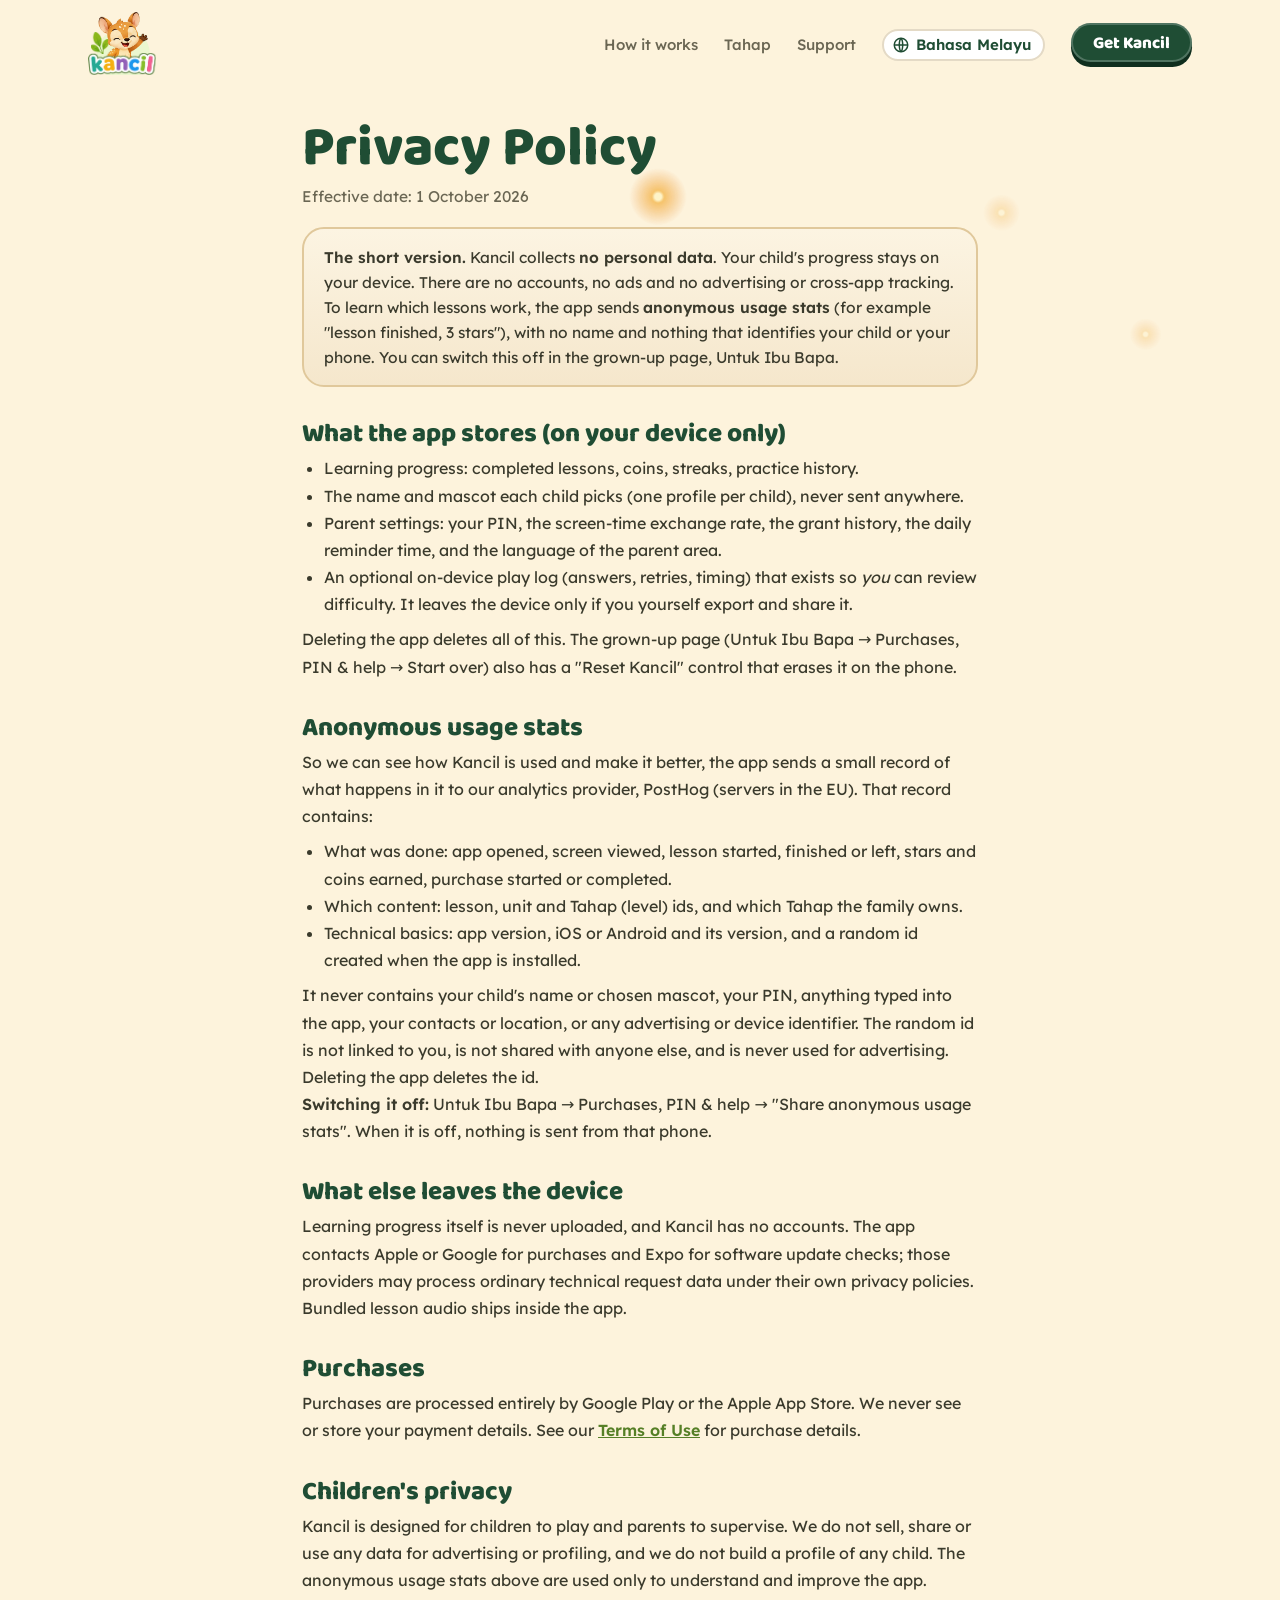
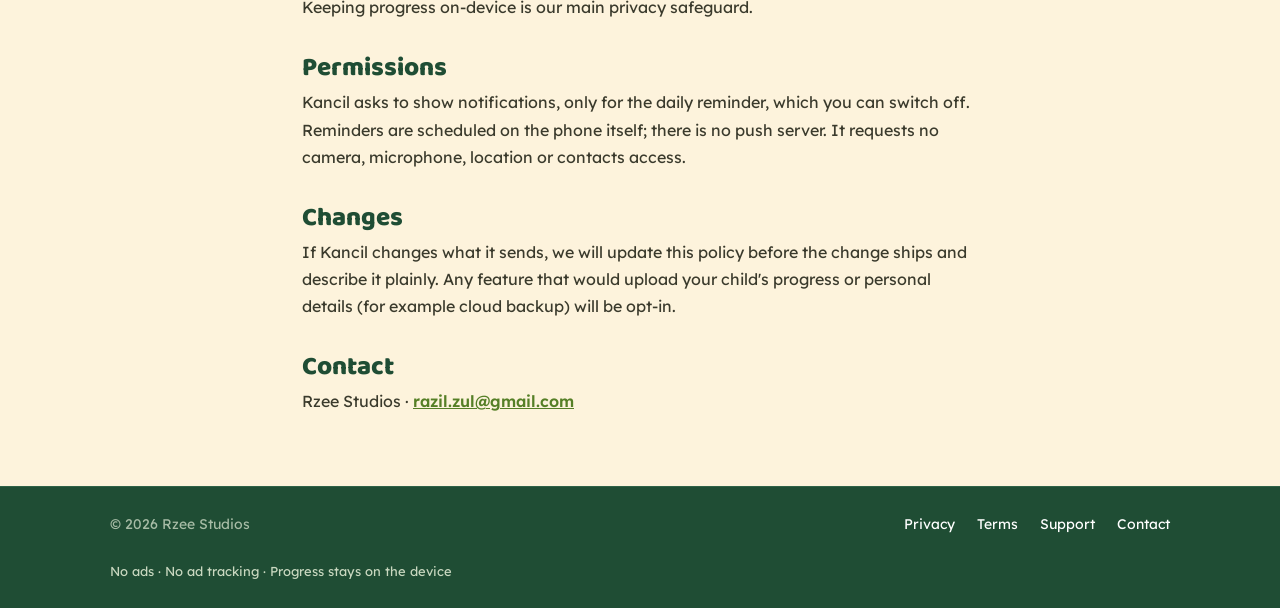
<file: privacy/index.html>
<!doctype html>
<html lang="en">
<head>
<meta charset="utf-8">
<meta name="viewport" content="width=device-width, initial-scale=1">
<title>Privacy Policy — Kancil</title>
<meta name="description" content="Kancil collects no personal data. Your child's progress stays on your device. No accounts, no ads, no ad tracking. Anonymous usage stats help us improve the app, and you can switch them off.">
<link rel="canonical" href="https://getkancil.app/privacy/">
<link rel="icon" href="/assets/icon.png">
<link rel="preload" href="/assets/fonts/baloo-2-latin-800-normal.woff2" as="font" type="font/woff2" crossorigin>
<link rel="stylesheet" href="/assets/tokens.css">
<link rel="stylesheet" href="/assets/site.css">
<script src="/assets/site.js" defer></script>
</head>
<body>

<nav>
  <a class="lockup" href="/" aria-label="Kancil home"><img class="still" src="/assets/img/logo-t.webp" alt=""></a>
  <span class="sp"></span>
  <a href="/#trail">How it works</a><a href="/#worlds">Tahap</a><a href="/support/">Support</a>
  <a class="lang" href="/ms/" lang="ms" hreflang="ms"><svg viewBox="0 0 24 24" fill="none" stroke="currentColor" stroke-width="2" aria-hidden="true"><circle cx="12" cy="12" r="9"/><path d="M3 12h18M12 3c3 3.2 3 14.8 0 18M12 3c-3 3.2-3 14.8 0 18"/></svg><span class="full">Bahasa Melayu</span><span class="short">BM</span></a>
  <a class="chunky" href="/#get"><i></i><span>Get Kancil</span></a>
</nav>

<main class="doc">
  <h1>Privacy Policy</h1>
  <p class="eff">Effective date: 1 October 2026</p>

  <div class="short">
    <strong>The short version.</strong> Kancil collects <strong>no personal data</strong>. Your child's progress stays on your device. There are no accounts, no ads and no advertising or cross-app tracking. To learn which lessons work, the app sends <strong>anonymous usage stats</strong> (for example "lesson finished, 3 stars"), with no name and nothing that identifies your child or your phone. You can switch this off in the grown-up page, Untuk Ibu Bapa.
  </div>

  <h2>What the app stores (on your device only)</h2>
  <ul>
    <li>Learning progress: completed lessons, coins, streaks, practice history.</li>
    <li>The name and mascot each child picks (one profile per child), never sent anywhere.</li>
    <li>Parent settings: your PIN, the screen-time exchange rate, the grant history, the daily reminder time, and the language of the parent area.</li>
    <li>An optional on-device play log (answers, retries, timing) that exists so <em>you</em> can review difficulty. It leaves the device only if you yourself export and share it.</li>
  </ul>
  <p>Deleting the app deletes all of this. The grown-up page (Untuk Ibu Bapa → Purchases, PIN &amp; help → Start over) also has a "Reset Kancil" control that erases it on the phone.</p>

  <h2>Anonymous usage stats</h2>
  <p>So we can see how Kancil is used and make it better, the app sends a small record of what happens in it to our analytics provider, PostHog (servers in the EU). That record contains:</p>
  <ul>
    <li>What was done: app opened, screen viewed, lesson started, finished or left, stars and coins earned, purchase started or completed.</li>
    <li>Which content: lesson, unit and Tahap (level) ids, and which Tahap the family owns.</li>
    <li>Technical basics: app version, iOS or Android and its version, and a random id created when the app is installed.</li>
  </ul>
  <p>It never contains your child's name or chosen mascot, your PIN, anything typed into the app, your contacts or location, or any advertising or device identifier. The random id is not linked to you, is not shared with anyone else, and is never used for advertising. Deleting the app deletes the id.</p>
  <p><strong>Switching it off:</strong> Untuk Ibu Bapa → Purchases, PIN &amp; help → "Share anonymous usage stats". When it is off, nothing is sent from that phone.</p>

  <h2>What else leaves the device</h2>
  <p>Learning progress itself is never uploaded, and Kancil has no accounts. The app contacts Apple or Google for purchases and Expo for software update checks; those providers may process ordinary technical request data under their own privacy policies. Bundled lesson audio ships inside the app.</p>

  <h2>Purchases</h2>
  <p>Purchases are processed entirely by Google Play or the Apple App Store. We never see or store your payment details. See our <a href="/terms/">Terms of Use</a> for purchase details.</p>

  <h2>Children's privacy</h2>
  <p>Kancil is designed for children to play and parents to supervise. We do not sell, share or use any data for advertising or profiling, and we do not build a profile of any child. The anonymous usage stats above are used only to understand and improve the app. Keeping progress on-device is our main privacy safeguard.</p>

  <h2>Permissions</h2>
  <p>Kancil asks to show notifications, only for the daily reminder, which you can switch off. Reminders are scheduled on the phone itself; there is no push server. It requests no camera, microphone, location or contacts access.</p>

  <h2>Changes</h2>
  <p>If Kancil changes what it sends, we will update this policy before the change ships and describe it plainly. Any feature that would upload your child's progress or personal details (for example cloud backup) will be opt-in.</p>

  <h2>Contact</h2>
  <p>Rzee Studios · <a href="mailto:razil.zul@gmail.com">razil.zul@gmail.com</a></p>
</main>

<footer><div class="in"><span>© 2026 Rzee Studios</span><span class="sp"></span><a href="/privacy/">Privacy</a><a href="/terms/">Terms</a><a href="/support/">Support</a><a href="mailto:razil.zul@gmail.com">Contact</a><p class="fine">No ads · No ad tracking · Progress stays on the device</p></div></footer>
</body>
</html>
</file>
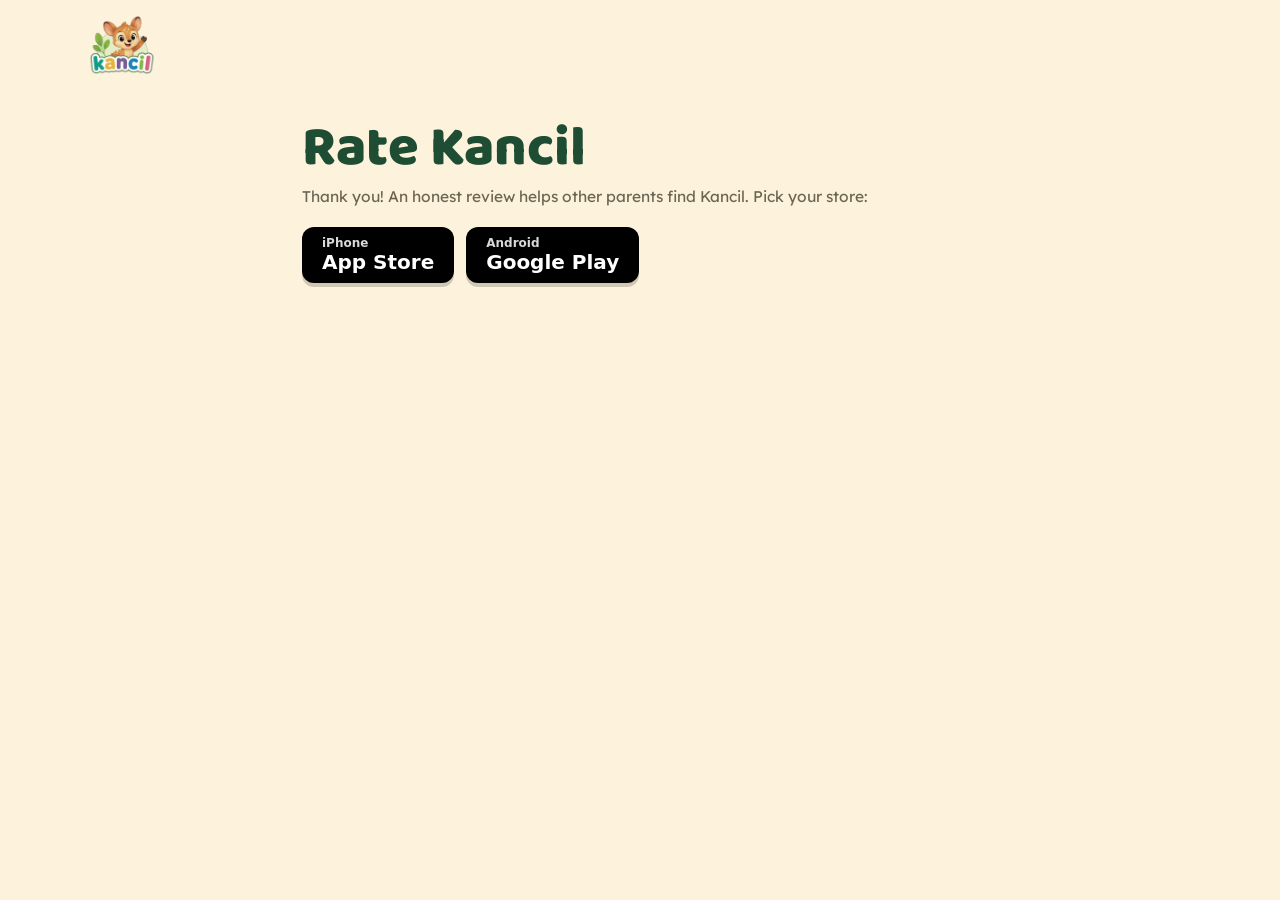
<file: review/index.html>
<!doctype html>
<html lang="en">
<head>
<meta charset="utf-8">
<meta name="viewport" content="width=device-width, initial-scale=1">
<title>Rate Kancil</title>
<meta name="robots" content="noindex">
<link rel="icon" href="/assets/icon.png">
<link rel="stylesheet" href="/assets/tokens.css">
<link rel="stylesheet" href="/assets/site.css">
<style>.stores{display:flex;gap:12px;flex-wrap:wrap;margin-top:18px}.store-btn{display:inline-block;background:#000;color:#fff!important;text-decoration:none;border-radius:12px;padding:10px 20px;font:600 20px/1.1 -apple-system,system-ui,sans-serif;box-shadow:0 4px 0 rgba(0,0,0,.18)}.store-btn small{display:block;font-size:12px;opacity:.85}</style>
<script>
  // One link for the parent outreach: phones go straight to their store's
  // review page; everyone else picks below. No tracking, nothing stored.
  (function () {
    var ua = navigator.userAgent || '';
    var ios = /iPhone|iPad|iPod/.test(ua) || (/Macintosh/.test(ua) && 'ontouchend' in document);
    if (ios) location.replace('https://apps.apple.com/app/id6789944706?action=write-review');
    else if (/Android/.test(ua)) location.replace('https://play.google.com/store/apps/details?id=com.rzeestudios.kancil&showAllReviews=true');
  })();
</script>
</head>
<body>

<nav>
  <a class="lockup" href="/" aria-label="Kancil home"><img class="still" src="/assets/img/logo-t.webp" alt=""></a>
</nav>

<main class="doc">
  <h1>Rate Kancil</h1>
  <p class="eff">Thank you! An honest review helps other parents find Kancil. Pick your store:</p>
  <div class="stores">
    <a class="store-btn" href="https://apps.apple.com/app/id6789944706?action=write-review"><span><small>iPhone</small>App Store</span></a>
    <a class="store-btn" href="https://play.google.com/store/apps/details?id=com.rzeestudios.kancil&showAllReviews=true"><span><small>Android</small>Google Play</span></a>
  </div>
</main>

</body>
</html>
</file>
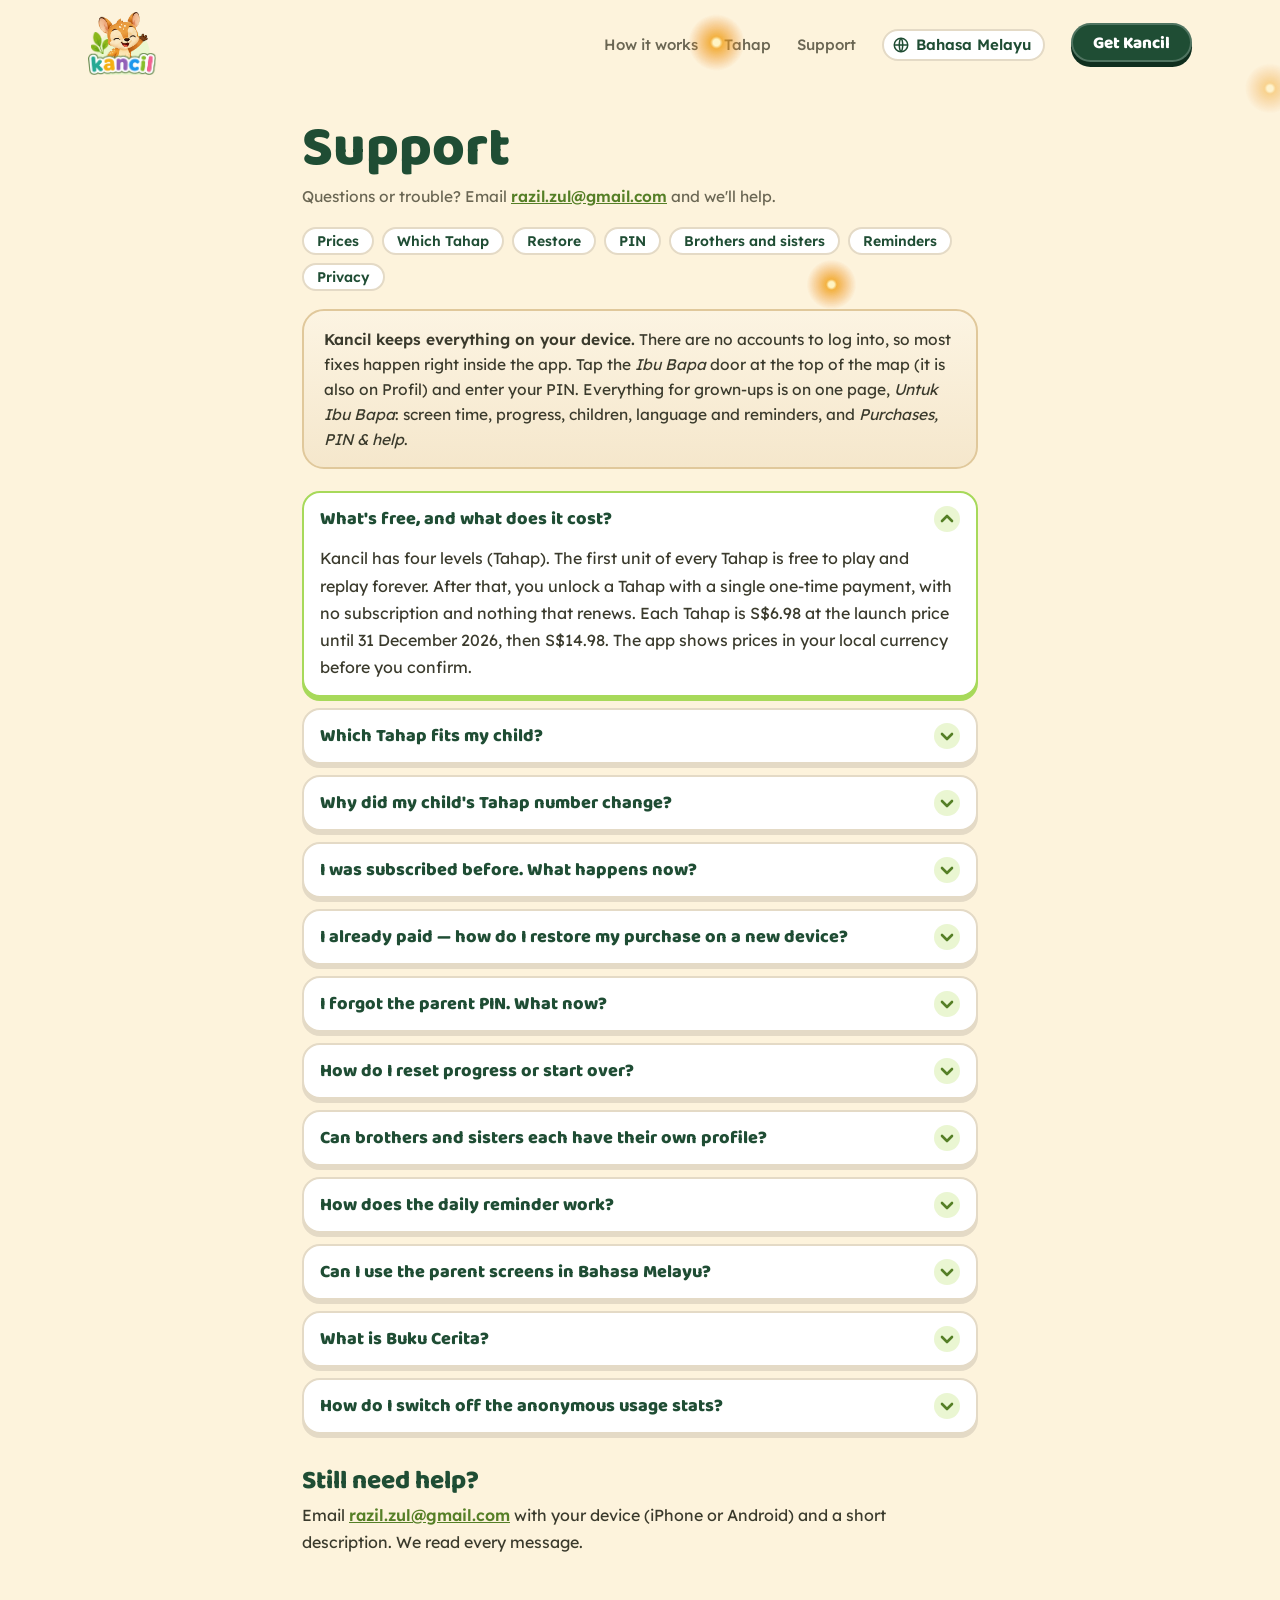
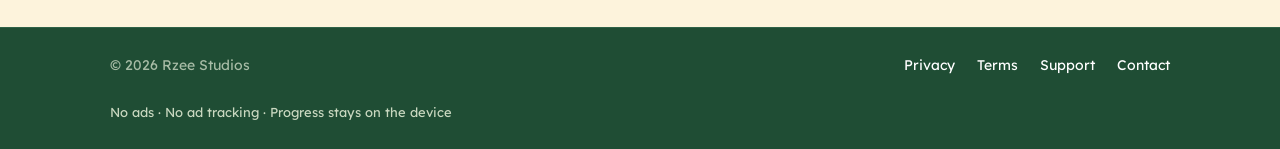
<file: support/index.html>
<!doctype html>
<html lang="en">
<head>
<meta charset="utf-8">
<meta name="viewport" content="width=device-width, initial-scale=1">
<title>Support — Kancil</title>
<meta name="description" content="Help with Kancil: prices, which Tahap fits your child, restoring purchases, sibling profiles, reminders, a forgotten parent PIN, and what's free.">
<link rel="canonical" href="https://getkancil.app/support/">
<link rel="icon" href="/assets/icon.png">
<link rel="preload" href="/assets/fonts/baloo-2-latin-800-normal.woff2" as="font" type="font/woff2" crossorigin>
<link rel="stylesheet" href="/assets/tokens.css">
<link rel="stylesheet" href="/assets/site.css">
<script src="/assets/site.js" defer></script>
</head>
<body>

<nav>
  <a class="lockup" href="/" aria-label="Kancil home"><img class="still" src="/assets/img/logo-t.webp" alt=""></a>
  <span class="sp"></span>
  <a href="/#trail">How it works</a><a href="/#worlds">Tahap</a><a href="/support/">Support</a>
  <a class="lang" href="/ms/" lang="ms" hreflang="ms"><svg viewBox="0 0 24 24" fill="none" stroke="currentColor" stroke-width="2" aria-hidden="true"><circle cx="12" cy="12" r="9"/><path d="M3 12h18M12 3c3 3.2 3 14.8 0 18M12 3c-3 3.2-3 14.8 0 18"/></svg><span class="full">Bahasa Melayu</span><span class="short">BM</span></a>
  <a class="chunky" href="/#get"><i></i><span>Get Kancil</span></a>
</nav>

<main class="doc">
  <h1>Support</h1>
  <p class="eff">Questions or trouble? Email <a href="mailto:razil.zul@gmail.com">razil.zul@gmail.com</a> and we'll help.</p>

  <div class="chips" role="navigation" aria-label="Topics"><a href="#price">Prices</a><a href="#tahap">Which Tahap</a><a href="#restore">Restore</a><a href="#pin">PIN</a><a href="#siblings">Brothers and sisters</a><a href="#reminder">Reminders</a><a href="#stats">Privacy</a></div>
  <div class="short">
    <strong>Kancil keeps everything on your device.</strong> There are no accounts to log into, so most fixes happen right inside the app. Tap the <em>Ibu Bapa</em> door at the top of the map (it is also on Profil) and enter your PIN. Everything for grown-ups is on one page, <em>Untuk Ibu Bapa</em>: screen time, progress, children, language and reminders, and <em>Purchases, PIN &amp; help</em>.
  </div>

  <div class="faq">
    <details id="price" open>
      <summary><span>What's free, and what does it cost?</span></summary>
      <p>Kancil has four levels (Tahap). The first unit of every Tahap is free to play and replay forever. After that, you unlock a Tahap with a single one-time payment, with no subscription and nothing that renews. Each Tahap is S$6.98 at the launch price until 31 December 2026, then S$14.98. The app shows prices in your local currency before you confirm.</p>
    </details>
    <details id="tahap">
      <summary><span>Which Tahap fits my child?</span></summary>
      <p>Tahap 1 is Primary 1–2 (listen-first, no reading needed). Tahap 2 is Primary 3–4, Tahap 3 is Primary 5, and Tahap 4 is Primary 6 and PSLE. The app also shows the Tahun and Darjah equivalents for Malaysia and Brunei. If a level feels too easy or too hard, your child can say so from the Tahap chip on the map, and you can move them any time in <em>Untuk Ibu Bapa</em> → <em>Change Tahap</em>.</p>
    </details>
    <details id="renumber">
      <summary><span>Why did my child's Tahap number change?</span></summary>
      <p>We added a new Tahap 1 for Primary 1–2, so the older levels moved up one number: the old Tahap 1, 2 and 3 are now Tahap 2, 3 and 4. The lessons inside them haven't changed, and nothing is lost: progress, stars, coins, screen-time settings and purchases all carry over.</p>
    </details>
    <details id="subscribed">
      <summary><span>I was subscribed before. What happens now?</span></summary>
      <p>Thank you for backing Kancil early! Families who subscribed before we switched to one-time purchases keep every level, permanently, at no extra cost. Your old subscription keeps renewing until you cancel it — on iPhone, Settings → your name → Subscriptions; on Android, Play Store → profile → Payments &amp; subscriptions → Subscriptions. Cancelling does not remove your access. If you later move to a new phone and access doesn't come back, email us and we'll send a free unlock code.</p>
    </details>
    <details id="restore">
      <summary><span>I already paid — how do I restore my purchase on a new device?</span></summary>
      <p>In Kancil, open <em>Untuk Ibu Bapa</em> → <em>Purchases, PIN &amp; help</em> → "Restore purchases" (the shop has a Restore button too). Make sure you're signed in to the Google or Apple account that bought or redeemed the level. On iPhone, eligible purchases can also restore through Family Sharing when purchase sharing is enabled.</p>
    </details>
    <details id="pin">
      <summary><span>I forgot the parent PIN. What now?</span></summary>
      <p>On the PIN screen, tap "Forgot PIN?". Kancil asks you to multiply two 2-digit numbers (a grown-up can use a calculator). Get it right and you choose a new 4-digit PIN. Your child's progress, coins and purchases stay as they are. We can't look up or reset the PIN for you: the PIN never leaves the phone.</p>
    </details>
    <details id="reset">
      <summary><span>How do I reset progress or start over?</span></summary>
      <p>Open <em>Untuk Ibu Bapa</em> → <em>Purchases, PIN &amp; help</em>, and under <em>Start over</em> tap "Reset Kancil". It erases every child's progress, coins and history on this phone, and asks you to confirm first. This can't be undone. Your purchases are kept, and "Restore purchases" brings them back on any phone. Deleting the app also erases all progress. To remove just one child, use <em>Children</em> in <em>Untuk Ibu Bapa</em> instead.</p>
    </details>
    <details id="siblings">
      <summary><span>Can brothers and sisters each have their own profile?</span></summary>
      <p>Yes. In <em>Untuk Ibu Bapa</em> → <em>Children</em>, tap "Add a child". Each child gets their own name, forest friend, coins, streak and progress. The parent PIN and any purchases are shared, so you only pay once for the family's phone.</p>
    </details>
    <details id="reminder">
      <summary><span>How does the daily reminder work?</span></summary>
      <p>Kancil can nudge your child at a time you pick (between 4 pm and 8 pm) on days they haven't played yet. After a few missed days it reminds every other day, and it stops after two weeks without play. Reminders are scheduled on the phone itself: there is no push server and nothing is sent to us. Switch it off or change the time in <em>Untuk Ibu Bapa</em> → <em>Language &amp; reminders</em>.</p>
    </details>
    <details id="language">
      <summary><span>Can I use the parent screens in Bahasa Melayu?</span></summary>
      <p>Yes. The grown-up screens (the PIN, <em>Untuk Ibu Bapa</em> and the shop) can be shown in English or Bahasa Melayu. Change it in <em>Untuk Ibu Bapa</em> → <em>Language &amp; reminders</em>. Your child's lessons don't change.</p>
    </details>
    <details id="buku-cerita">
      <summary><span>What is Buku Cerita?</span></summary>
      <p>Buku Cerita is <em>Hikayat Sang Kancil</em>, a comic of the classic Sang Kancil tales starring the Kancil your child plays, told in Malay with English help. Each boss your child beats, and the halfway point of the longer units, unlocks the next page. The book is read inside the app.</p>
    </details>
    <details id="stats">
      <summary><span>How do I switch off the anonymous usage stats?</span></summary>
      <p><em>Untuk Ibu Bapa</em> → <em>Purchases, PIN &amp; help</em> → "Share anonymous usage stats". When it's off, nothing is sent from that phone. The stats never include your child's name, forest friend, PIN or anything typed. Our <a href="/privacy/">Privacy Policy</a> lists exactly what is sent.</p>
    </details>
  </div>

  <h2>Still need help?</h2>
  <p>Email <a href="mailto:razil.zul@gmail.com">razil.zul@gmail.com</a> with your device (iPhone or Android) and a short description. We read every message.</p>
</main>

<footer><div class="in"><span>© 2026 Rzee Studios</span><span class="sp"></span><a href="/privacy/">Privacy</a><a href="/terms/">Terms</a><a href="/support/">Support</a><a href="mailto:razil.zul@gmail.com">Contact</a><p class="fine">No ads · No ad tracking · Progress stays on the device</p></div></footer>
</body>
</html>
</file>
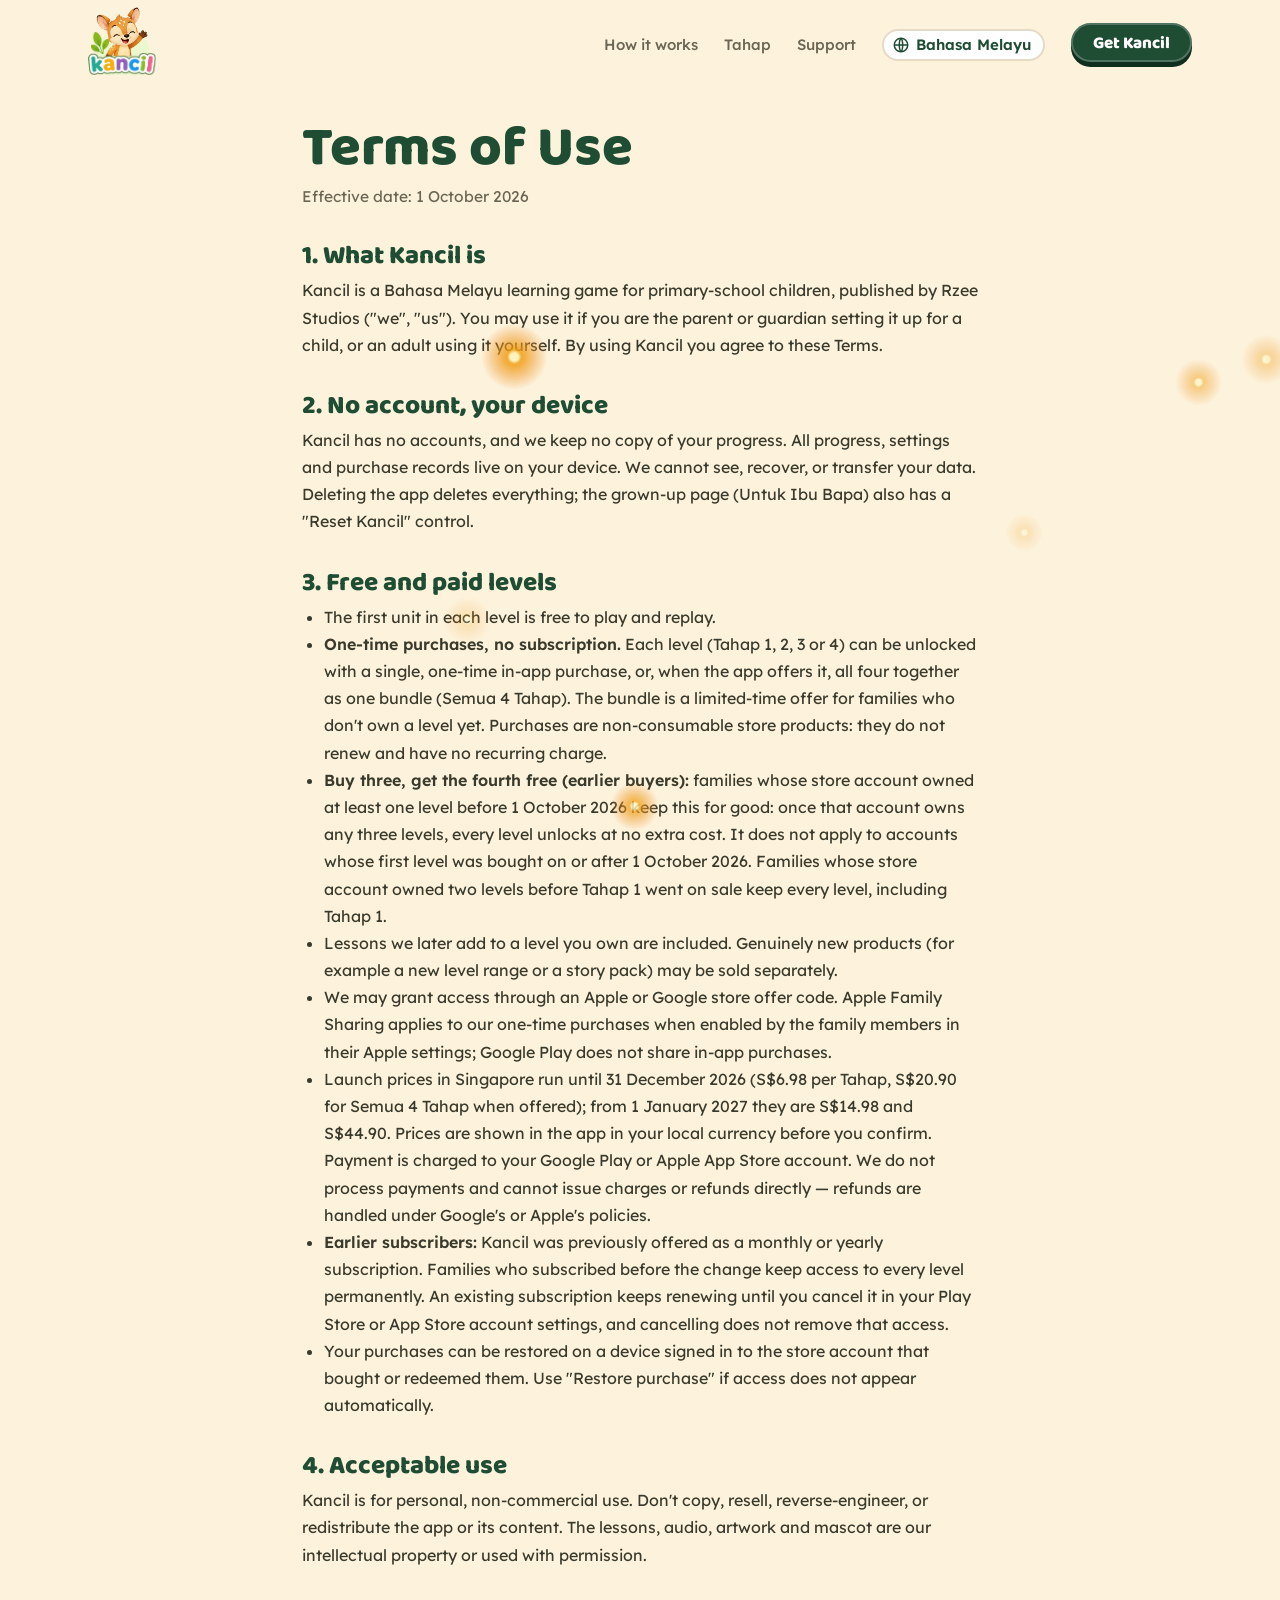
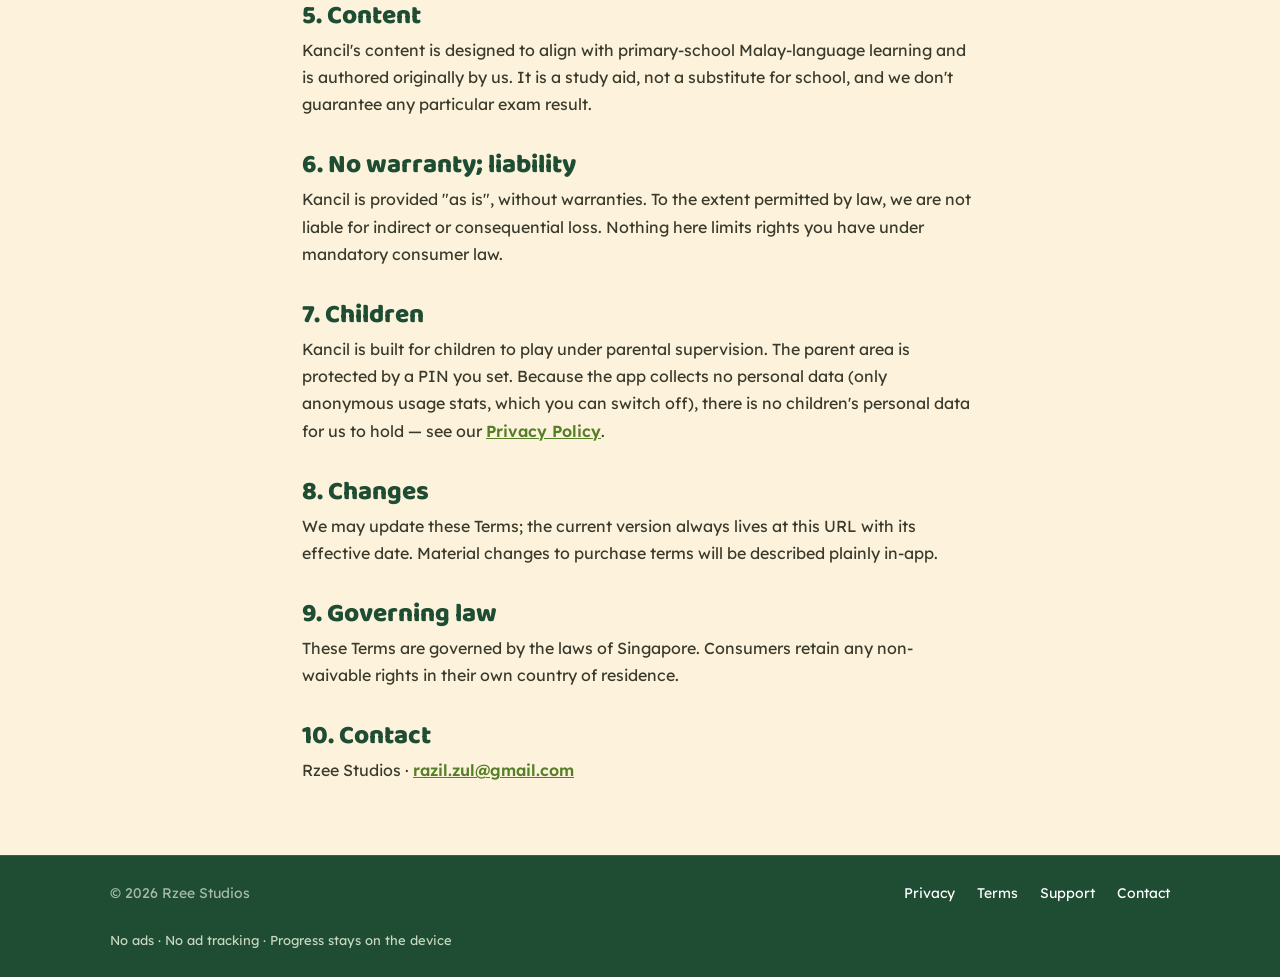
<file: terms/index.html>
<!doctype html>
<html lang="en">
<head>
<meta charset="utf-8">
<meta name="viewport" content="width=device-width, initial-scale=1">
<title>Terms of Use — Kancil</title>
<meta name="description" content="Terms of Use for Kancil: no accounts, on-device only, one-time in-app purchases through the App Store or Google Play, no subscription.">
<link rel="canonical" href="https://getkancil.app/terms/">
<link rel="icon" href="/assets/icon.png">
<link rel="preload" href="/assets/fonts/baloo-2-latin-800-normal.woff2" as="font" type="font/woff2" crossorigin>
<link rel="stylesheet" href="/assets/tokens.css">
<link rel="stylesheet" href="/assets/site.css">
<script src="/assets/site.js" defer></script>
</head>
<body>

<nav>
  <a class="lockup" href="/" aria-label="Kancil home"><img class="still" src="/assets/img/logo-t.webp" alt=""></a>
  <span class="sp"></span>
  <a href="/#trail">How it works</a><a href="/#worlds">Tahap</a><a href="/support/">Support</a>
  <a class="lang" href="/ms/" lang="ms" hreflang="ms"><svg viewBox="0 0 24 24" fill="none" stroke="currentColor" stroke-width="2" aria-hidden="true"><circle cx="12" cy="12" r="9"/><path d="M3 12h18M12 3c3 3.2 3 14.8 0 18M12 3c-3 3.2-3 14.8 0 18"/></svg><span class="full">Bahasa Melayu</span><span class="short">BM</span></a>
  <a class="chunky" href="/#get"><i></i><span>Get Kancil</span></a>
</nav>

<main class="doc">
  <h1>Terms of Use</h1>
  <p class="eff">Effective date: 1 October 2026</p>

  <h2>1. What Kancil is</h2>
  <p>Kancil is a Bahasa Melayu learning game for primary-school children, published by Rzee Studios ("we", "us"). You may use it if you are the parent or guardian setting it up for a child, or an adult using it yourself. By using Kancil you agree to these Terms.</p>

  <h2>2. No account, your device</h2>
  <p>Kancil has no accounts, and we keep no copy of your progress. All progress, settings and purchase records live on your device. We cannot see, recover, or transfer your data. Deleting the app deletes everything; the grown-up page (Untuk Ibu Bapa) also has a "Reset Kancil" control.</p>

  <h2>3. Free and paid levels</h2>
  <ul>
    <li>The first unit in each level is free to play and replay.</li>
    <li><strong>One-time purchases, no subscription.</strong> Each level (Tahap 1, 2, 3 or 4) can be unlocked with a single, one-time in-app purchase, or, when the app offers it, all four together as one bundle (<!-- DRAF BM -->Semua 4 Tahap). The bundle is a limited-time offer for families who don't own a level yet. Purchases are non-consumable store products: they do not renew and have no recurring charge.</li>
    <li><strong>Buy three, get the fourth free (earlier buyers):</strong> families whose store account owned at least one level before 1 October 2026 keep this for good: once that account owns any three levels, every level unlocks at no extra cost. It does not apply to accounts whose first level was bought on or after 1 October 2026. Families whose store account owned two levels before Tahap 1 went on sale keep every level, including Tahap 1.</li>
    <li>Lessons we later add to a level you own are included. Genuinely new products (for example a new level range or a story pack) may be sold separately.</li>
    <li>We may grant access through an Apple or Google store offer code. Apple Family Sharing applies to our one-time purchases when enabled by the family members in their Apple settings; Google Play does not share in-app purchases.</li>
    <li>Launch prices in Singapore run until 31 December 2026 (S$6.98 per Tahap, S$20.90 for Semua 4 Tahap when offered); from 1 January 2027 they are S$14.98 and S$44.90. Prices are shown in the app in your local currency before you confirm. Payment is charged to your Google Play or Apple App Store account. We do not process payments and cannot issue charges or refunds directly — refunds are handled under Google's or Apple's policies.</li>
    <li><strong>Earlier subscribers:</strong> Kancil was previously offered as a monthly or yearly subscription. Families who subscribed before the change keep access to every level permanently. An existing subscription keeps renewing until you cancel it in your Play Store or App Store account settings, and cancelling does not remove that access.</li>
    <li>Your purchases can be restored on a device signed in to the store account that bought or redeemed them. Use "Restore purchase" if access does not appear automatically.</li>
  </ul>

  <h2>4. Acceptable use</h2>
  <p>Kancil is for personal, non-commercial use. Don't copy, resell, reverse-engineer, or redistribute the app or its content. The lessons, audio, artwork and mascot are our intellectual property or used with permission.</p>

  <h2>5. Content</h2>
  <p>Kancil's content is designed to align with primary-school Malay-language learning and is authored originally by us. It is a study aid, not a substitute for school, and we don't guarantee any particular exam result.</p>

  <h2>6. No warranty; liability</h2>
  <p>Kancil is provided "as is", without warranties. To the extent permitted by law, we are not liable for indirect or consequential loss. Nothing here limits rights you have under mandatory consumer law.</p>

  <h2>7. Children</h2>
  <p>Kancil is built for children to play under parental supervision. The parent area is protected by a PIN you set. Because the app collects no personal data (only anonymous usage stats, which you can switch off), there is no children's personal data for us to hold — see our <a href="/privacy/">Privacy Policy</a>.</p>

  <h2>8. Changes</h2>
  <p>We may update these Terms; the current version always lives at this URL with its effective date. Material changes to purchase terms will be described plainly in-app.</p>

  <h2>9. Governing law</h2>
  <p>These Terms are governed by the laws of Singapore. Consumers retain any non-waivable rights in their own country of residence.</p>

  <h2>10. Contact</h2>
  <p>Rzee Studios · <a href="mailto:razil.zul@gmail.com">razil.zul@gmail.com</a></p>
</main>

<footer><div class="in"><span>© 2026 Rzee Studios</span><span class="sp"></span><a href="/privacy/">Privacy</a><a href="/terms/">Terms</a><a href="/support/">Support</a><a href="mailto:razil.zul@gmail.com">Contact</a><p class="fine">No ads · No ad tracking · Progress stays on the device</p></div></footer>
</body>
</html>
</file>
<file: assets/tokens.css>
/* Generated by design/system-v2/build.mjs from src/tokens.ts. Do not edit. */
@font-face { font-family: 'Baloo 2'; font-weight: 600; font-display: swap; src: url(fonts/baloo-2-latin-600-normal.woff2) format('woff2'); }
@font-face { font-family: 'Baloo 2'; font-weight: 700; font-display: swap; src: url(fonts/baloo-2-latin-700-normal.woff2) format('woff2'); }
@font-face { font-family: 'Baloo 2'; font-weight: 800; font-display: swap; src: url(fonts/baloo-2-latin-800-normal.woff2) format('woff2'); }
@font-face { font-family: Lexend; font-weight: 400; font-display: swap; src: url(fonts/lexend-latin-400-normal.woff2) format('woff2'); }
@font-face { font-family: Lexend; font-weight: 500; font-display: swap; src: url(fonts/lexend-latin-500-normal.woff2) format('woff2'); }
@font-face { font-family: Lexend; font-weight: 600; font-display: swap; src: url(fonts/lexend-latin-600-normal.woff2) format('woff2'); }
:root {

  /* Colour: the app palette, same names as src/theme.ts colors */
  --k-c-bg-top: #D6EBD2;
  --k-c-bg-mid: #E7F4D4;
  --k-c-bg-bot: #EFF6DD;
  --k-c-clear-top: #CFE7CC;
  --k-c-clear-mid: #E3F1CF;
  --k-c-clear-bot: #EDF5DA;
  --k-c-card: #FFFFFF;
  --k-c-parchment: #FCF4E2;
  --k-c-parchment-deep: #F5E7CC;
  --k-c-parchment-edge: #E0C89B;
  --k-c-parchment-dash: #D9BE8A;
  --k-c-parchment-tile: #F1E1BE;
  --k-c-cream: #FBF3E2;
  --k-c-cream-edge: #E1CBA1;
  --k-c-line: #E4DAC6;
  --k-c-ink: #4A2E17;
  --k-c-ink-deep: #2C2016;
  --k-c-ink-soft: #7A6E5F;
  --k-c-gloss: #3E6E8E;
  --k-c-gloss-deep: #1F4E6E;
  --k-c-gloss-on-dark: #A9D4F0;
  --k-c-ink-green: #6E8A4A;
  --k-c-ink-moss: #5E7340;
  --k-c-lang-ms: #2C2016;
  --k-c-green: #8FC63D;
  --k-c-green-dark: #71AD33;
  --k-c-green-deep: #557F26;
  --k-c-green-edge: #A7D95A;
  --k-c-green-leaf: #5C9330;
  --k-c-green-light: #EAF6D2;
  --k-c-node-done: #A6D15E;
  --k-c-node-done-dark: #7CB23C;
  --k-c-node-done-edge: #5E8E2A;
  --k-c-node-done-ring: #EAF6D2;
  --k-c-node-cur: #B6DE6E;
  --k-c-node-cur-dark: #7EB639;
  --k-c-node-cur-edge: #5C8B29;
  --k-c-node-cur-ring: #F3F9E4;
  --k-c-wood: #8B5E34;
  --k-c-wood-deep: #6E4523;
  --k-c-wood-edge: #4E3016;
  --k-c-wood-border: #A9793F;
  --k-c-wood-border-lt: #C9A06A;
  --k-c-wood-ink: #FDF3E0;
  --k-c-wood-ink-soft: #F2D9AE;
  --k-c-gold: #F7B31B;
  --k-c-gold-light: #FFE08A;
  --k-c-gold-dark: #D8930A;
  --k-c-gold-text: #C98A12;
  --k-c-gold-deep: #E39A1E;
  --k-c-orange: #EC892A;
  --k-c-orange-dark: #C96E14;
  --k-c-orange-light: #F5A85A;
  --k-c-orange-text: #D97A20;
  --k-c-teal: #28AA93;
  --k-c-purple: #9262BB;
  --k-c-purple-dark: #7B5AA0;
  --k-c-purple-light: #B79AD6;
  --k-c-purple-tint: #F3ECFA;
  --k-c-purple-border: #E1D2F2;
  --k-c-blue: #1C98EE;
  --k-c-blue-dark: #1477C0;
  --k-c-blue-light: #63BBF5;
  --k-c-pink: #F26490;
  --k-c-pink-dark: #D95A8C;
  --k-c-pink-light: #F79DB8;
  --k-c-red: #E06A4E;
  --k-c-red-dark: #C2452C;
  --k-c-red-light: #F0A08C;
  --k-c-leaf-a: #93C74A;
  --k-c-leaf-ad: #5C9330;
  --k-c-leaf-b: #8AC043;
  --k-c-leaf-bd: #528A2A;
  --k-c-bush: #8FC63D;
  --k-c-bush-deep: #6BA531;
  --k-c-stem: #6E4523;
  --k-c-ground1: #AECF7B;
  --k-c-ground2: #9DC469;
  --k-c-ground3: #8CB857;
  --k-c-firefly: #FCE38A;
  --k-c-locked: #B7AE98;
  --k-c-locked-deep: #948B75;
  --k-c-locked-bg: #EDE7DA;
  --k-c-locked-edge: #E4E0D2;
  --k-c-locked-text: #9A9078;
  --k-c-locked-shadow: #756C58;
  --k-c-tint-green: #EAF6D2;
  --k-c-tint-gold: #FBF3E2;
  --k-c-tint-orange: #FBE8D6;
  --k-c-tint-purple: #F3ECFA;
  --k-c-tint-blue: #E4F0FB;
  --k-c-tint-pink: #FBE4EC;
  --k-c-tint-red: #FBE7DF;

  /* Gradients (top to bottom) */
  --k-g-green: linear-gradient(180deg, #8FC63D, #71AD33);
  --k-g-green-deep: linear-gradient(180deg, #6FB62C, #548C1F);
  --k-g-gold: linear-gradient(180deg, #FFE08A, #F7B31B);
  --k-g-orange: linear-gradient(180deg, #F5A85A, #EC892A);
  --k-g-red: linear-gradient(180deg, #F0A08C, #E06A4E);
  --k-g-purple: linear-gradient(180deg, #B79AD6, #9262BB);
  --k-g-blue: linear-gradient(180deg, #63BBF5, #1C98EE);
  --k-g-pink: linear-gradient(180deg, #F79DB8, #F26490);
  --k-g-wood: linear-gradient(180deg, #8B5E34, #6E4523);
  --k-g-wood-light: linear-gradient(180deg, #9B6A3C, #6E4523);
  --k-g-parchment: linear-gradient(180deg, #FCF4E2, #F5E7CC);
  --k-g-parchment-tile: linear-gradient(180deg, #FCF4E2, #F1E1BE);
  --k-g-node-done: linear-gradient(180deg, #A6D15E, #7CB23C);
  --k-g-node-cur: linear-gradient(180deg, #B6DE6E, #7EB639);
  --k-g-correct-tile: linear-gradient(180deg, #DFF3C2, #C7E89C);
  --k-g-feedback: linear-gradient(180deg, #DDF2C4, #C9E8A0);
  --k-g-banner: linear-gradient(180deg, #8FC63D, #5C9330);
  --k-g-progress: linear-gradient(180deg, #8FC63D, #71AD33);
  --k-g-ring: linear-gradient(180deg, #FFE08A, #F7B31B);
  --k-g-bg: linear-gradient(180deg, #D6EBD2, #E7F4D4, #EFF6DD);
  --k-g-clearing: linear-gradient(180deg, #CFE7CC, #E3F1CF, #EDF5DA);

  /* Site palette, unchanged, under the names landing/index.html uses today */
  --paper: #FDF3DC;
  --wash: #E4EECF;
  --wash-2: #D3E4B6;
  --forest: #1F4D34;
  --leaf: #8EC44E;
  --leaf-dark: #5E8F2B;
  --gold: #F7B31B;
  --bark: #5E331C;
  --ink: #3A3A2C;
  --ink-soft: #6A6653;

  /* Answer tile states */
  --k-tile-normal-face-1: #FCF4E2;
  --k-tile-normal-face-2: #F1E1BE;
  --k-tile-normal-rim: #D8B87E;
  --k-tile-normal-edge: #C39E63;
  --k-tile-normal-text: #5A3A1E;
  --k-tile-selected-face-1: #F4EFDC;
  --k-tile-selected-face-2: #E7D9B4;
  --k-tile-selected-rim: #8FC63D;
  --k-tile-selected-edge: #557F26;
  --k-tile-selected-text: #4A2E17;
  --k-tile-correct-face-1: #DFF3C2;
  --k-tile-correct-face-2: #C7E89C;
  --k-tile-correct-rim: #7CB23C;
  --k-tile-correct-edge: #5E8E2A;
  --k-tile-correct-text: #446B18;
  --k-tile-wrong-face-1: #FBE0D6;
  --k-tile-wrong-face-2: #FBD9CC;
  --k-tile-wrong-rim: #E4886A;
  --k-tile-wrong-edge: #C2452C;
  --k-tile-wrong-text: #A63A24;

  /* Roles: ask for the job, not the hue */
  --k-button-label: #FFF6DC;
  --k-button-label-shadow: #3F6B15;
  --k-surface-page: #E7F4D4;
  --k-surface-card: #FFFFFF;
  --k-surface-question: #FCF4E2;
  --k-surface-sheet-correct: #DDF2C4;
  --k-surface-sheet-miss: #FBE7DF;
  --k-text-ms: #2C2016;
  --k-text-en: #3E6E8E;
  --k-text-en-on-gold: #1F4E6E;
  --k-text-en-on-dark: #A9D4F0;
  --k-text-heading: #4A2E17;
  --k-text-soft: #7A6E5F;
  --k-feedback-correct: #71AD33;
  --k-feedback-correct-deep: #557F26;
  --k-feedback-miss: #E06A4E;
  --k-feedback-miss-deep: #C2452C;
  --k-feedback-hint: #8FC63D;
  --k-reward-coin: #F7B31B;
  --k-reward-coin-edge: #D8930A;
  --k-reward-streak: #EC892A;
  --k-reward-streak-edge: #C96E14;

  /* Type */
  --k-font-display: 'Baloo 2', system-ui, sans-serif;
  --k-font-text: Lexend, system-ui, sans-serif;
  --k-type-display: 800 40px/44px var(--k-font-display);
  --k-track-display: 0px;
  --k-type-title1: 800 30px/34px var(--k-font-display);
  --k-track-title1: 0px;
  --k-type-title2: 800 24px/28px var(--k-font-display);
  --k-track-title2: 0px;
  --k-type-title3: 800 20px/24px var(--k-font-display);
  --k-track-title3: 0px;
  --k-type-label: 800 18px/22px var(--k-font-display);
  --k-track-label: 0.3px;
  --k-type-body: 600 16px/22px var(--k-font-display);
  --k-track-body: 0px;
  --k-type-small: 600 14px/19px var(--k-font-display);
  --k-track-small: 0px;
  --k-type-caption: 700 12px/16px var(--k-font-display);
  --k-track-caption: 0.2px;
  --k-type-micro: 700 10px/13px var(--k-font-display);
  --k-track-micro: 0.4px;

  /* Space, corners */
  --k-space-s2: 2px;
  --k-space-s4: 4px;
  --k-space-s6: 6px;
  --k-space-s8: 8px;
  --k-space-s10: 10px;
  --k-space-s12: 12px;
  --k-space-s16: 16px;
  --k-space-s20: 20px;
  --k-space-s24: 24px;
  --k-space-s32: 32px;
  --k-space-s48: 48px;
  --k-corner-xs: 6px;
  --k-corner-sm: 10px;
  --k-corner-md: 14px;
  --k-corner-lg: 18px;
  --k-corner-xl: 22px;
  --k-corner-xxl: 28px;
  --k-corner-hero: 34px;
  --k-corner-full: 999px;

  /* Depth: shelf = pressable hard edge, float = soft shadow on what cannot be pressed */
  --k-shelf-sm-depth: 3px;
  --k-shelf-sm-blur: 10px;
  --k-shelf-md-depth: 5px;
  --k-shelf-md-blur: 14px;
  --k-shelf-lg-depth: 7px;
  --k-shelf-lg-blur: 18px;
  --k-shelf-tint: rgba(78,48,22,.28);
  --k-float-sm: 0 4px 10px rgba(31,77,52,.10);
  --k-float-md: 0 8px 18px rgba(31,77,52,.12);
  --k-float-lg: 0 18px 38px rgba(31,77,52,.16);

  /* Motion. --k-speed is set by the catalogue (0.25x); the site leaves it at 1 */
  --k-speed: 1;
  --k-dur-instant: 50ms;
  --k-dur-fast: 120ms;
  --k-dur-base: 200ms;
  --k-dur-slow: 320ms;
  --k-spring-snappy-stiffness: 900;
  --k-spring-snappy-damping: 40;
  --k-ease-snappy: linear(0, 0.0516, 0.1688, 0.3031, 0.4587, 0.5932, 0.7241, 0.8233, 0.9093, 0.9674, 1.0118, 1.0371, 1.0512, 1.0570, 1.0559, 1.0504, 1.0432, 1.0343, 1.0264, 1.0185, 1.0124, 1.0073, 1.0031, 1.0004, 0.9984, 0.9973, 0.9968, 0.9967, 0.9970, 0.9973, 0.9978, 0.9983, 0.9987, 0.9992, 0.9995, 0.9997, 0.9999, 1.0001, 1.0001, 1.0002, 1);
  --k-ease-snappy-dur: 418ms;
  --k-spring-bouncy-stiffness: 520;
  --k-spring-bouncy-damping: 13;
  --k-ease-bouncy: linear(0, 0.2057, 0.6110, 1.0338, 1.3112, 1.3915, 1.3125, 1.1481, 0.9882, 0.8789, 0.8467, 0.8771, 0.9413, 1.0040, 1.0471, 1.0600, 1.0483, 1.0233, 0.9979, 0.9817, 0.9765, 0.9813, 0.9908, 1.0007, 1.0073, 1.0092, 1.0074, 1.0035, 0.9997, 0.9972, 0.9964, 0.9971, 0.9986, 1.0001, 1.0011, 1.0014, 1.0011, 1.0006, 1.0000, 0.9996, 1);
  --k-ease-bouncy-dur: 1146ms;
  --k-spring-gentle-stiffness: 120;
  --k-spring-gentle-damping: 16;
  --k-ease-gentle: linear(0, 0.0318, 0.1051, 0.2033, 0.3134, 0.4259, 0.5341, 0.6335, 0.7216, 0.7972, 0.8626, 0.9130, 0.9524, 0.9821, 1.0035, 1.0182, 1.0273, 1.0321, 1.0338, 1.0331, 1.0309, 1.0277, 1.0240, 1.0202, 1.0165, 1.0131, 1.0100, 1.0074, 1.0052, 1.0034, 1.0019, 1.0008, 1.0000, 0.9995, 0.9991, 0.9989, 0.9989, 0.9989, 0.9989, 0.9990, 1);
  --k-ease-gentle-dur: 922ms;
}

/* Reduce motion for pages without the engine: travel stops, colour still changes. */
@media (prefers-reduced-motion: reduce) {
  :root { --k-ease-snappy-dur: 1ms; --k-ease-bouncy-dur: 1ms; --k-ease-gentle-dur: 1ms; }
}
</file>
<file: assets/site.css>
/* getkancil.app: what every page shares. Colours, type, corners and motion come from
   /assets/tokens.css (generated from src/tokens.ts by design/system-v2/build.mjs). */
*{box-sizing:border-box;margin:0}
html,body{overflow-x:clip}
body{font-family:var(--k-font-text);color:var(--ink);background:var(--paper);line-height:1.6;-webkit-font-smoothing:antialiased}
img{display:block;max-width:100%}
a:focus-visible,button:focus-visible{outline:3px solid var(--leaf-dark);outline-offset:3px;border-radius:10px}
h1,h2,h3{font-family:var(--k-font-display);font-weight:800;color:var(--forest);line-height:1}

/* ---------- chunky buttons (the app's press: sink onto the shelf, spring back) ---------- */
.chunky{position:relative;display:inline-block;padding-bottom:5px;text-decoration:none;white-space:nowrap;-webkit-tap-highlight-color:transparent;border:0;background:none;font:inherit;cursor:pointer}
.chunky>i{position:absolute;inset:5px 0 0;border-radius:var(--r,999px);background:var(--edge,#0F2E1E)}
.chunky>span{position:relative;display:block;border-radius:var(--r,999px);background:var(--face,var(--forest));color:var(--label,#fff);font:800 17px/1 var(--k-font-display);padding:10px 20px 8px;border:2px solid rgba(255,255,255,.22);transition:transform var(--k-ease-bouncy-dur) var(--k-ease-bouncy)}
.chunky:hover>span{transform:translateY(-1px)}
.chunky:active>span{transform:translateY(5px);transition:transform 60ms linear}
.chunky.leaf{--face:var(--k-g-green);--edge:var(--k-c-green-deep);--label:var(--k-button-label)}
.chunky.leaf>span{text-shadow:0 2px 0 var(--k-button-label-shadow)}

/* ---------- nav ---------- */
nav{display:flex;align-items:center;gap:26px;max-width:1160px;margin:0 auto;padding:14px 28px;position:relative;z-index:5}
nav .sp{flex:1}
nav>a:not(.chunky){color:var(--ink-soft);text-decoration:none;font-size:15px;font-weight:500}
nav>a:not(.chunky):hover{color:var(--forest)}
nav .lang{display:inline-flex;align-items:center;gap:6px;border:2px solid var(--k-c-line);background:#fff;border-radius:999px;padding:2px 12px 2px 8px;color:var(--forest)!important;font-weight:600!important;white-space:nowrap}
nav .lang svg{width:18px;height:18px;flex:none}
nav .lang .short{display:none}

/* The logo lockup: leaf, pale circle, the live kancil, wordmark (KancilLockup.tsx, 583 x 525).
   The wordmark sits over the kancil, as in the app, so his paws tuck behind the letters. */
.lockup{position:relative;display:block;width:68px;height:61px;flex:none}
.lockup>img.still{width:100%;height:100%;object-fit:contain}
.lockup .live{position:absolute;inset:0;opacity:0;transition:opacity .2s}
.lockup.on .live{opacity:1}.lockup.on>img.still{opacity:0}
.lockup .circle{position:absolute;border-radius:50%;background:#EBF7CF;left:12.7%;top:22.3%;width:79.2%;height:88%}
.lockup .clip{position:absolute;inset:0;overflow:hidden}
.lockup .leaf{position:absolute;left:4.3%;top:28.8%;width:26.6%}
.lockup .bud{position:absolute;left:3.26%;top:-15.8%;width:89.2%;aspect-ratio:1}
.lockup .word{position:absolute;z-index:4;left:.2%;bottom:0;width:99.7%}

/* the live kancil (front-facing rig): a still picture first, the rig swaps in when ready */
.kbud{position:absolute;z-index:3;cursor:pointer;-webkit-tap-highlight-color:transparent}
.kbud>img.still{width:100%;height:100%;object-fit:contain}
.kbud .live{position:absolute;inset:0}
.kbud .live>div{position:absolute;inset:0}
.kbud.on>img.still{visibility:hidden}
footer{background:var(--forest);border-top:1px solid #2F6247;color:#A7BCA6;padding:26px 28px;font-size:14px}
footer .in{max-width:1060px;margin:0 auto;display:flex;gap:22px;flex-wrap:wrap;align-items:center}
footer a{color:#fff;text-decoration:none}
footer .sp{flex:1}
@media (max-width:860px){
  nav{gap:12px;padding:12px 16px}
  nav>a:not(.chunky):not(.lang):not(.lockup){display:none}
  nav .lang .full{display:none}nav .lang .short{display:inline}
  .lockup{width:56px;height:50px}
}

/* ---------- support, privacy, terms: a readable column of kit cards ---------- */
.doc{max-width:720px;margin:0 auto;padding:10px 22px 70px}
.doc h1{font-size:clamp(40px,6vw,56px);margin:22px 0 6px}
.doc .eff{color:var(--ink-soft);margin:0 0 18px;font-size:15.5px}
.doc h2{font-size:26px;margin:34px 0 8px}
.doc h3{font-size:19px;margin:22px 0 6px}
.doc p,.doc li{font-size:16px;color:var(--ink);line-height:1.7}
.doc ul{padding-left:22px;margin:8px 0}
.doc a{color:var(--k-c-green-deep);font-weight:600}
.doc .short{background:var(--k-g-parchment);border:2px solid var(--k-c-parchment-edge);border-radius:var(--k-corner-xl);padding:16px 20px;margin:10px 0 22px}
.doc .short p,.doc .short{font-size:15.5px}
.chips{display:flex;gap:8px;flex-wrap:wrap;margin:4px 0 18px}
.chips a{font:600 14px var(--k-font-text);color:var(--forest)!important;background:#fff;border:2px solid var(--k-c-line);border-radius:999px;padding:3px 13px;text-decoration:none;transition:transform var(--k-ease-bouncy-dur) var(--k-ease-bouncy)}
.chips a:hover{transform:translateY(-2px);border-color:var(--k-c-green-edge)}
.faq{margin:8px 0 20px}
.faq details{background:#fff;border:2px solid var(--k-c-line);border-radius:var(--k-corner-lg);margin-bottom:11px;box-shadow:0 4px 0 var(--k-c-line);scroll-margin-top:20px}
.faq details[open]{border-color:var(--k-c-green-edge);box-shadow:0 4px 0 var(--k-c-green-edge)}
.faq summary{display:flex;align-items:center;gap:12px;font:800 18px/1.3 var(--k-font-display);color:var(--forest);cursor:pointer;padding:13px 16px;list-style:none}
.faq summary::-webkit-details-marker{display:none}
.faq summary span{flex:1}
.faq summary:after{content:"";flex:none;width:26px;height:26px;border-radius:50%;background:var(--k-c-green-light) url("data:image/svg+xml,%3Csvg xmlns='http://www.w3.org/2000/svg' viewBox='0 0 26 26'%3E%3Cpath d='M8 11l5 5 5-5' fill='none' stroke='%23557F26' stroke-width='2.6' stroke-linecap='round' stroke-linejoin='round'/%3E%3C/svg%3E") center/26px no-repeat;transition:transform var(--k-ease-snappy-dur) var(--k-ease-snappy)}
.faq details[open] summary:after{transform:rotate(180deg)}
.faq details p{margin:0 16px 14px;color:var(--ink)}
footer .fine{flex-basis:100%;color:#C9D8C0;font-size:13px;margin-top:4px}
@media (max-width:860px){.doc{padding:4px 18px 60px}}
</file>
<file: assets/home.css>
/* getkancil.app homepage ("Jejak"), English and /ms/. Shared pieces (base, nav, buttons, the live
   kancil, footer) are in site.css; tokens in tokens.css (generated from src/tokens.ts). */
/* ---------- hero ---------- */
.hero{max-width:1160px;margin:0 auto;padding:30px 28px 50px;display:grid;grid-template-columns:1.25fr 1fr;gap:40px;align-items:center;position:relative}
.hero:before{content:"";position:absolute;width:760px;height:760px;border-radius:50%;background:var(--wash);right:-260px;top:-80px;z-index:-1}
.hero h1{font-size:clamp(50px,7vw,100px);letter-spacing:-.015em;line-height:.93}
.hero p{font-size:20px;color:var(--ink-soft);max-width:26em;margin-top:24px}
.hero p b{color:var(--forest);font-weight:600}
.stores{display:flex;gap:12px;flex-wrap:wrap;margin-top:30px}
.badge{display:inline-flex;align-items:center;gap:10px;background:#000;color:#fff;text-decoration:none;border-radius:12px;padding:9px 18px 9px 14px;min-width:170px;box-shadow:0 4px 0 rgba(0,0,0,.18);transition:transform var(--k-ease-bouncy-dur) var(--k-ease-bouncy)}
.badge:hover{transform:translateY(-2px)}
.badge:active{transform:translateY(3px);transition:transform 60ms linear}
.badge svg{width:26px;height:26px;flex:none}
.badge small{display:block;font-size:11px;line-height:1.1;opacity:.85}
.badge b{display:block;font-family:-apple-system,'Segoe UI',system-ui,sans-serif;font-size:20px;line-height:1.1;font-weight:600}
.note{font-size:14px;color:var(--ink-soft);margin-top:12px}
.bh-pill{display:inline-flex;align-items:center;gap:12px;background:#1F4D34;color:#fff;border-radius:999px;padding:10px 22px 10px 18px;margin:0 0 18px;text-decoration:none;box-shadow:0 5px 0 #133524;border:2px solid #F7B31B;transition:transform var(--k-ease-bouncy-dur) var(--k-ease-bouncy)}
.bh-pill:hover{transform:translateY(-2px)}
.bh-pill small{font:800 12px/1 Arial,sans-serif;letter-spacing:.14em;color:#F7B31B;text-transform:uppercase}
.bh-pill b{font:700 26px/1 Georgia,serif;color:#fff}
.bh-pill i{font-style:normal;color:#cfe3c2;font:600 13px Arial}
.shot{position:relative;justify-self:center;width:min(380px,100%)}
.shot .frame{border-radius:40px;overflow:hidden;box-shadow:0 30px 60px rgba(31,77,52,.22),0 0 0 10px #fff;position:relative}
.shot .frame video{display:block;width:100%;aspect-ratio:441/900;object-fit:cover;background:#E7F4D4}
.shot .play{position:absolute;inset:0;border:0;padding:0;background:transparent;cursor:pointer;transition:opacity .25s}
.shot .play .disc{position:absolute;left:50%;top:calc(50% - 22px);width:96px;height:96px;margin:-48px 0 0 -48px}
.shot .play .disc i{position:absolute;inset:7px 0 0;border-radius:50%;background:var(--k-c-gold-dark)}
.shot .play .disc span{position:absolute;inset:0 0 7px;border-radius:50%;background:var(--k-g-gold);border:3px solid rgba(255,255,255,.55);display:grid;place-items:center;transition:transform var(--k-ease-bouncy-dur) var(--k-ease-bouncy)}
.shot .play .disc span:after{content:"";margin-left:7px;border-style:solid;border-width:18px 0 18px 30px;border-color:transparent transparent transparent var(--forest)}
.shot .play:hover .disc span{transform:translateY(-2px) scale(1.04)}
.shot .play:active .disc span{transform:translateY(7px);transition:transform 60ms linear}
.shot .play small{position:absolute;left:50%;top:calc(50% + 40px);transform:translateX(-50%);white-space:nowrap;font:800 17px/1 var(--k-font-display);color:#fff;background:var(--forest);padding:8px 14px;border-radius:999px;box-shadow:0 4px 0 rgba(0,0,0,.18)}
.shot.playing .play{opacity:0;pointer-events:none}
.shot .sticker{position:absolute;filter:drop-shadow(0 8px 12px rgba(94,51,28,.2));z-index:2}
.shot .s1{width:120px;left:-80px;top:40%}
.shot .s2{width:100px;right:-46px;top:6%;transform:rotate(12deg)}
.coin-pop{animation:coinpop var(--k-ease-bouncy-dur) var(--k-ease-bouncy)}
@keyframes coinpop{0%{transform:rotate(12deg) scale(.6)}100%{transform:rotate(12deg) scale(1)}}

.shot .kbud{width:200px;height:200px;right:-96px;bottom:-56px;filter:drop-shadow(0 10px 14px rgba(94,51,28,.2))}

/* ---------- the trail ---------- */
.trail{position:relative;max-width:1060px;margin:40px auto 0;padding:40px 28px 40px}
.trail>.map{width:120px;margin:0 auto 14px}
.trail>h2{font-size:clamp(34px,4vw,50px);text-align:center;max-width:16em;margin:0 auto}
.trail>.sub{text-align:center;color:var(--ink-soft);max-width:34em;margin:14px auto 0;font-size:17px;position:relative;z-index:1;background:var(--paper);border-radius:12px}
.path{position:absolute;inset:0;width:100%;height:100%;pointer-events:none;overflow:visible}
.path .base{fill:none;stroke:#E2D3AE;stroke-width:14;stroke-linecap:round;stroke-dasharray:1 26}
.path .done{fill:none;stroke:var(--gold);stroke-width:14;stroke-linecap:round;stroke-dasharray:1 26}
.stop{display:grid;grid-template-columns:1fr 150px 1fr;align-items:center;gap:40px;margin-top:90px;position:relative}
.stop .pic{border-radius:28px;overflow:hidden;box-shadow:0 18px 36px rgba(31,77,52,.16),0 0 0 7px #fff;max-width:330px;aspect-ratio:4/4.4}
.stop .pic img{width:100%;height:100%;object-fit:cover;object-position:top}
.stop .txt h3{font-size:40px;color:var(--k-c-ink-deep)}
.stop .txt .also{display:block;font:600 18px/1.3 var(--k-font-text);color:var(--k-c-gloss);margin-top:6px}
.stop .txt .also.ms{color:var(--leaf-dark)}
.stop .txt p{color:var(--ink-soft);margin-top:12px;max-width:24em;font-size:16.5px}
.stop:nth-of-type(odd) .txt{order:3}
.stop:nth-of-type(odd) .pic{order:1;justify-self:end}
.stop .node{order:2}
.stop:nth-of-type(even) .pic{order:3}
.stop:nth-of-type(even) .txt{order:1;text-align:right;justify-self:end}
.stop:nth-of-type(even) .txt p{margin-left:auto}

/* trail node: the app's node (parchment face on a wood shelf); green with a tick once the
   gold trail reaches it. The character inside lives (tree sways, kancil breathes, croc blinks). */
.node{width:150px;height:150px;border-radius:50%;background:var(--k-g-parchment-tile);border:3px solid var(--k-c-parchment-edge);box-shadow:0 9px 0 #C39E63,0 0 0 9px #fff,0 0 0 13px var(--k-c-line);display:grid;place-items:center;position:relative;z-index:2;transition:background .4s,border-color .4s,box-shadow .4s}
.node.done{background:var(--k-g-node-done);border-color:var(--k-c-node-done-edge);box-shadow:0 9px 0 var(--k-c-node-done-edge),0 0 0 9px var(--k-c-node-done-ring),0 0 0 13px #CFE7A8}
.node .tick{position:absolute;right:-2px;top:4px;width:40px;height:40px;opacity:0;transform:scale(.4);transition:transform var(--k-ease-bouncy-dur) var(--k-ease-bouncy),opacity .2s}
.node.done .tick{opacity:1;transform:scale(1)}
.node .who{width:96px;position:relative}
.node .who img{width:100%}
.alive .sway{transform-origin:50% 96%;animation:sway var(--d,5.6s) ease-in-out infinite}
@keyframes sway{0%,100%{transform:rotate(-1.4deg)}50%{transform:rotate(1.4deg)}}
.alive .breathe{transform-origin:50% 100%;animation:breathe 3.2s ease-in-out infinite}
@keyframes breathe{0%,100%{transform:scaleY(1)}50%{transform:scaleY(1.03)}}
.node .kan{width:66px;margin-top:6px}
.node .kan.hop{animation:hop .62s var(--k-ease-snappy)}
@keyframes hop{0%{transform:translateY(0) scale(1,1)}18%{transform:translateY(2px) scale(1.06,.92)}50%{transform:translateY(-22px) scale(.96,1.05)}82%{transform:translateY(0) scale(1.06,.93)}100%{transform:translateY(0) scale(1,1)}}
.node .croc{width:124px;height:auto;aspect-ratio:320/184;background:url(/assets/kancil/croc-strip.webp) 0 0/300% 100% no-repeat}
.alive .bob{animation:bob 3.6s ease-in-out infinite}
@keyframes bob{0%,100%{transform:translateY(0)}50%{transform:translateY(-4px)}}
.node .chest{width:98px}
.node .chest.pop{animation:chestpop .9s var(--k-ease-bouncy)}
@keyframes chestpop{0%{transform:scale(1)}20%{transform:scale(.88,.92)}55%{transform:scale(1.14)}100%{transform:scale(1)}}
.node .spark{position:absolute;left:50%;top:44%;width:12px;height:12px;margin:-6px;background:var(--gold);clip-path:polygon(50% 0,62% 38%,100% 50%,62% 62%,50% 100%,38% 62%,0 50%,38% 38%);opacity:0;pointer-events:none}
.node .spark.go{animation:spark .8s ease-out forwards}
@keyframes spark{0%{opacity:1;transform:translate(0,0) scale(.4)}100%{opacity:0;transform:translate(var(--x),var(--y)) scale(1.2) rotate(90deg)}}

/* ---------- try one word (F3): one real Dengar & Pilih question ---------- */
.cuba{margin-top:18px;background:var(--k-g-bg);border-radius:24px;padding:14px 14px 12px;max-width:310px;box-shadow:0 6px 0 var(--k-c-node-done-edge),0 14px 26px rgba(31,77,52,.12);text-align:left}
.stop:nth-of-type(even) .cuba{margin-left:auto}
.cuba .top{display:flex;align-items:center;justify-content:space-between;gap:8px}
.cuba .ins{font:800 15px/1.15 var(--k-font-display);color:var(--k-c-green-deep)}
.cuba .ins span{display:block;font:600 12.5px/1.3 var(--k-font-text);color:var(--k-c-gloss)}
.cuba .coins{display:inline-flex;align-items:center;gap:5px;background:#FFF8E6;border:2.5px solid rgba(247,179,27,.55);border-radius:999px;padding:1px 10px 1px 3px;font:800 17px/24px var(--k-font-display);color:#8A5A0B}
.cuba .coins img{width:22px;height:22px}
.cuba .coins.pop{animation:cpop var(--k-ease-bouncy-dur) var(--k-ease-bouncy)}
@keyframes cpop{0%{transform:scale(1.35)}100%{transform:scale(1)}}
.cuba .spk{display:block;width:64px;height:64px;margin:8px auto 10px;border:0;border-radius:50%;cursor:pointer;background:var(--k-g-gold);box-shadow:0 5px 0 var(--k-c-gold-dark);transition:transform var(--k-ease-bouncy-dur) var(--k-ease-bouncy)}
.cuba .spk:active{transform:translateY(5px);box-shadow:0 0 0 var(--k-c-gold-dark);transition:transform 60ms linear}
.cuba .spk svg{width:32px;height:32px;display:block;margin:auto}
.cuba .spk.call{animation:call 1.6s ease-in-out 3}
@keyframes call{0%,100%{transform:scale(1)}50%{transform:scale(1.08)}}
.cuba .tiles{display:grid;grid-template-columns:1fr 1fr;gap:9px}
.tile{position:relative;display:block;width:100%;padding:0 0 5px;border:0;background:none;cursor:pointer;-webkit-tap-highlight-color:transparent;--f1:var(--k-tile-normal-face-1);--f2:var(--k-tile-normal-face-2);--rim:var(--k-tile-normal-rim);--edge:var(--k-tile-normal-edge);--tx:var(--k-tile-normal-text)}
.tile>i{position:absolute;inset:5px 0 0;border-radius:18px;background:var(--edge)}
.tile>span{position:relative;display:flex;flex-direction:column;align-items:center;gap:2px;padding:7px 4px 5px;border-radius:18px;border:2px solid var(--rim);background:linear-gradient(180deg,var(--f1),var(--f2));transition:transform var(--k-ease-bouncy-dur) var(--k-ease-bouncy)}
.tile img{width:56px;height:56px;object-fit:contain}
.tile b{font:800 15px/1.1 var(--k-font-display);color:var(--tx)}
.tile:active>span{transform:translateY(5px);transition:transform 60ms linear}
.tile.ok{--f1:var(--k-tile-correct-face-1);--f2:var(--k-tile-correct-face-2);--rim:var(--k-tile-correct-rim);--edge:var(--k-tile-correct-edge);--tx:var(--k-tile-correct-text)}
.tile.ok>span{animation:tok var(--k-ease-bouncy-dur) var(--k-ease-bouncy)}
@keyframes tok{0%{transform:scale(.92)}100%{transform:scale(1)}}
.tile.no{--f1:var(--k-tile-wrong-face-1);--f2:var(--k-tile-wrong-face-2);--rim:var(--k-tile-wrong-rim);--edge:var(--k-tile-wrong-edge);--tx:var(--k-tile-wrong-text)}
.tile.no>span{animation:tno .42s ease}
@keyframes tno{0%,100%{transform:translateX(0)}20%{transform:translateX(-6px)}45%{transform:translateX(5px)}70%{transform:translateX(-3px)}}
.tile.dim{opacity:.5;cursor:default}
.cuba .msg{min-height:40px;text-align:center;margin-top:8px;font:800 19px/1.1 var(--k-font-display);color:var(--k-c-green-deep)}
.cuba .msg span{display:block;font:600 12.5px/1.3 var(--k-font-text);color:var(--k-c-gloss)}
.cuba .msg.miss{color:var(--k-c-red-dark)}
.cuba .again{display:none;margin:4px auto 0;border:0;background:none;color:var(--k-c-green-deep);font:700 14px var(--k-font-text);text-decoration:underline;cursor:pointer}

/* ---------- four worlds ---------- */
.worlds{max-width:1160px;margin:110px auto 0;padding:0 28px}
.worlds>h2{font-size:clamp(34px,4vw,50px);text-align:center}
.worlds>.sub{text-align:center;color:var(--ink-soft);max-width:34em;margin:14px auto 0;font-size:17px}
.packs{display:grid;grid-template-columns:repeat(4,1fr);gap:22px;margin-top:44px}
.pack{border-radius:var(--k-corner-xxl);overflow:hidden;background:#fff;box-shadow:0 8px 0 var(--cd),0 16px 30px rgba(31,77,52,.12);display:flex;flex-direction:column;transition:transform var(--k-ease-bouncy-dur) var(--k-ease-bouncy)}
.pack:hover{transform:translateY(-4px)}
.pack .art{height:150px;position:relative;background:var(--c)}
.pack .art img{width:100%;height:100%;object-fit:cover}
.pack .art:after{content:"";position:absolute;inset:0;background:linear-gradient(180deg,transparent 35%,var(--c))}
.pack .yr{position:absolute;left:12px;top:12px;z-index:2;background:#fff;color:var(--cd);font-weight:600;font-size:12.5px;border-radius:99px;padding:2px 11px}
.pack h3{position:absolute;left:16px;bottom:8px;z-index:2;color:#fff;font-size:32px;text-shadow:0 2px 0 rgba(0,0,0,.2)}
.pack .body{padding:16px 16px 18px;flex:1;display:flex;flex-direction:column}
.pack .skill{font-size:14.5px;color:var(--ink-soft);line-height:1.45;margin-bottom:14px}
.nums{display:grid;grid-template-columns:repeat(2,1fr);gap:8px;margin-top:auto}
.nums div{background:var(--tint);border-radius:14px;padding:8px 6px;text-align:center}
.nums b{display:block;font:800 24px/1 var(--k-font-display);color:var(--cd)}
.nums span{font-size:12px;color:var(--ink-soft)}

/* ---------- parents ---------- */
.parents{background:var(--wash);margin-top:110px;padding:90px 28px;border-radius:60px 60px 0 0}
.parents .in{max-width:1060px;margin:0 auto}
.parents .fam{width:96px;margin-bottom:16px}
.parents h2{font-size:clamp(34px,4vw,52px);max-width:15em}
.parents .lede{color:var(--ink-soft);font-size:18px;max-width:34em;margin-top:16px}
.deal{margin-top:44px;background:#fff;border-radius:36px;padding:34px 40px;display:grid;grid-template-columns:auto auto auto 1fr;gap:26px;align-items:center;box-shadow:0 10px 0 var(--wash-2);position:relative}
.deal .eq{display:flex;align-items:center;gap:14px;font:800 36px/1 var(--k-font-display);color:var(--forest)}
.deal .eq img{width:74px}
.deal .eq span small{display:block;font:500 13px var(--k-font-text);color:var(--ink-soft)}
.deal .eqs{font:800 44px var(--k-font-display);color:var(--gold)}
.deal .expl{color:var(--ink-soft);font-size:15.5px;border-left:3px solid var(--wash);padding-left:26px}
.deal .fly{position:absolute;width:30px;height:30px;pointer-events:none;z-index:4}
.deal .got{animation:cpop var(--k-ease-bouncy-dur) var(--k-ease-bouncy)}
.pillars{display:grid;grid-template-columns:repeat(2,1fr);gap:44px 60px;margin-top:60px}
.pillars .ic{width:78px;height:78px;margin-bottom:12px}
.pillars .ic img{width:100%}
.pillars h3{font-size:24px}
.pillars p{color:var(--ink-soft);font-size:15.5px;margin-top:8px}
/* the forest friend (FriendAvatar.tsx): breathes and blinks; tap to cheer */
.friend{position:relative;width:78px;height:78px;cursor:pointer;-webkit-tap-highlight-color:transparent}
.friend .breath{position:absolute;inset:0;transform-origin:50% 100%}
.friend .eyes{position:absolute;inset:0;overflow:hidden}
.friend .eyes>div{width:200%;height:100%;background:url(/assets/kancil/harimau-blink.webp) 0 0/100% 100% no-repeat}
.alive .friend .breath{animation:fbreath 3.2s linear infinite}
.alive .friend .eyes>div{animation:fblink 3.2s steps(1) infinite}
@keyframes fbreath{0%{transform:scale(1,1)}5.5%{transform:scale(.997,1.0027)}11%{transform:scale(.997,1.009)}16.5%{transform:scale(.994,1.0153)}22%{transform:scale(.994,1.018)}27.5%{transform:scale(.996,1.0153)}33%{transform:scale(.997,1.009)}39%{transform:scale(.999,1.0027)}45%,100%{transform:scale(1,1)}}
@keyframes fblink{0%,78%{transform:translateX(0)}78.01%,82.4%{transform:translateX(-50%)}82.41%,100%{transform:translateX(0)}}
.friend .cheer{position:absolute;inset:0;background:url(/assets/kancil/harimau-cheer.webp) 0 0/600% 100% no-repeat;display:none}
.friend.cheering .cheer{display:block;animation:fcheer .6s steps(6,jump-none) 1 forwards}
.friend.cheering .breath{visibility:hidden}
@keyframes fcheer{from{background-position:0 0}to{background-position:100% 0}}

/* ---------- closing ---------- */
.cta{background:var(--forest);color:#E8F0DE;padding:80px 28px;position:relative;overflow:hidden}
.cta .in{max-width:1060px;margin:0 auto;display:grid;grid-template-columns:1fr auto;gap:40px;align-items:center}
.cta h2{color:#fff;font-size:clamp(36px,4.5vw,58px)}
.cta p{margin-top:14px;max-width:32em;font-size:17px;color:#C9D8C0}
.cta .stores .badge{box-shadow:0 0 0 1.5px #5D7D69,0 4px 0 rgba(0,0,0,.25)}
.cta .kspot{position:relative;width:240px;height:240px}
.cta .kbud{inset:0;width:100%;height:100%}

/* ---------- phones and small tablets ---------- */
@media (max-width:1000px){.packs{grid-template-columns:repeat(2,1fr)}}
@media (max-width:860px){
  .hero{grid-template-columns:1fr;padding:10px 18px 40px}
  .hero:before{width:520px;height:520px;right:-240px;top:320px}
  .bh-pill{gap:2px 10px;padding:9px 16px;border-radius:20px;flex-wrap:wrap}.bh-pill b{font-size:23px}.bh-pill small{flex-basis:100%}
  .shot{width:270px;margin-top:20px}
  .shot .s1{width:80px;left:-44px}.shot .s2{width:64px;right:-16px}
  .shot .kbud{width:136px;height:136px;right:-46px;bottom:-34px}
  .worlds{margin-top:70px}.packs{grid-template-columns:1fr;max-width:380px;margin-left:auto;margin-right:auto}
  .trail{padding:30px 18px}
  .stop{grid-template-columns:90px 1fr;gap:18px 20px;margin-top:60px}
  .stop .node{width:90px;height:90px;order:1!important;grid-row:span 2;align-self:start;box-shadow:0 6px 0 #C39E63,0 0 0 6px #fff,0 0 0 9px var(--k-c-line)}
  .stop .node.done{box-shadow:0 6px 0 var(--k-c-node-done-edge),0 0 0 6px var(--k-c-node-done-ring),0 0 0 9px #CFE7A8}
  .node .who{width:58px}.node .kan{width:40px;margin-top:4px}.node .croc{width:76px}.node .chest{width:60px}
  .node .tick{width:28px;height:28px;right:-6px;top:-2px}
  .stop .txt{order:2!important;text-align:left!important;justify-self:start!important}
  .stop .txt p{margin-left:0!important}
  .stop .cuba{margin-left:0!important}
  .stop .pic{order:3!important;grid-column:2;justify-self:start!important;max-width:240px}
  .stop .txt h3{font-size:32px}
  .parents{padding:70px 18px}
  .deal{grid-template-columns:1fr;padding:28px;text-align:center;justify-items:center}
  .deal .expl{border:0;padding:0}
  .pillars{grid-template-columns:1fr;gap:30px}
  .cta{padding:60px 18px}
  .cta .in{grid-template-columns:1fr}
  .cta .kspot{width:170px;height:170px}
}
@media (prefers-reduced-motion:reduce){.path .done{display:none}}
.cuba .ins span.ms{color:var(--ink-soft)}

/* "As heard on Warna 94.2" */
.heard{margin:90px auto 0;padding:0 28px}
.heard .in{max-width:760px;margin:0 auto;background:#1F4D34;color:#fff;border:2px solid #F7B31B;border-radius:36px;box-shadow:0 6px 0 #133524;padding:40px 36px;text-align:center}
.heard .wv{width:96px;height:48px;display:block;margin:0 auto 14px}
.heard small{display:block;font:800 13px/1 Arial,sans-serif;letter-spacing:.16em;color:#F7B31B;text-transform:uppercase}
.heard h2{color:#fff;font-size:clamp(40px,6vw,64px);margin-top:12px}
.heard p{color:#D7E6CC;font-size:18px;line-height:1.5;max-width:30em;margin:16px auto 0}
.heard p b{color:#fff}
.heard audio{margin-top:22px;width:100%;max-width:420px}
@media(max-width:700px){.heard .in{padding:30px 22px;border-radius:28px}}
</file>
